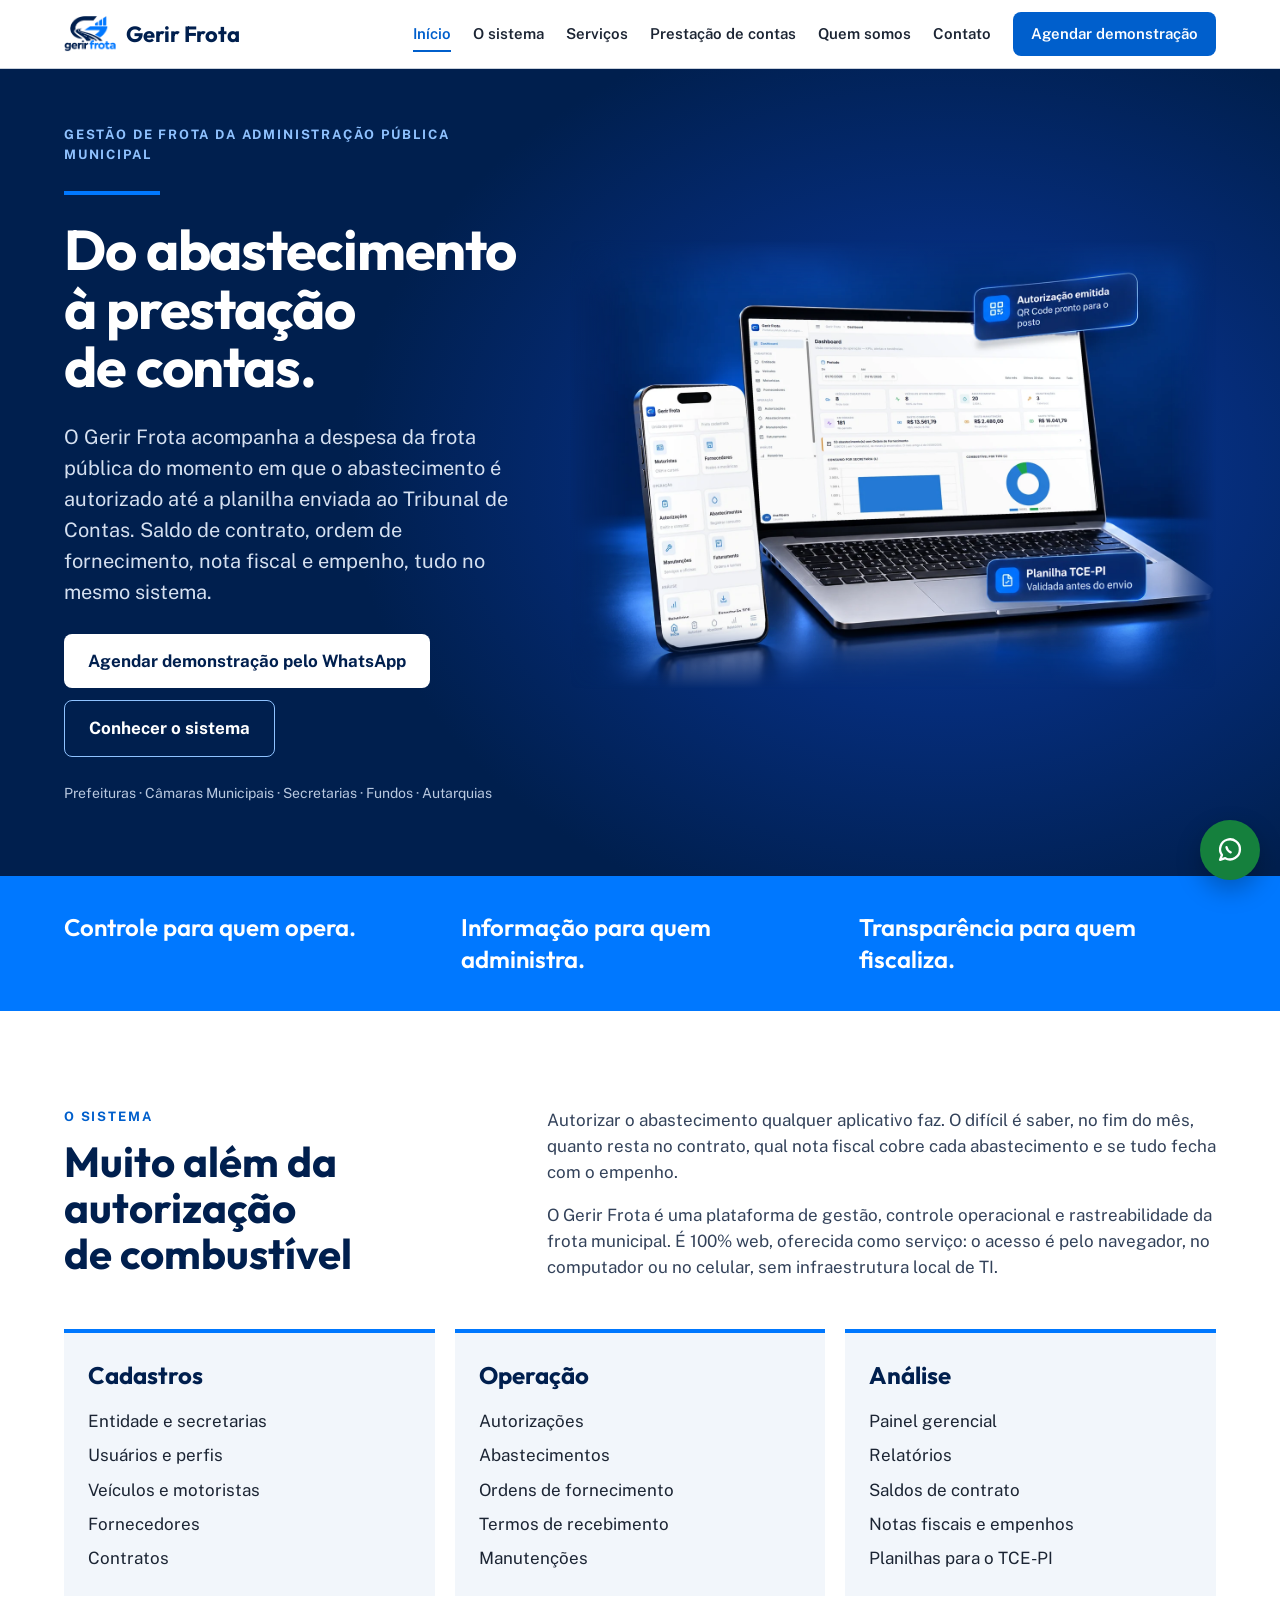
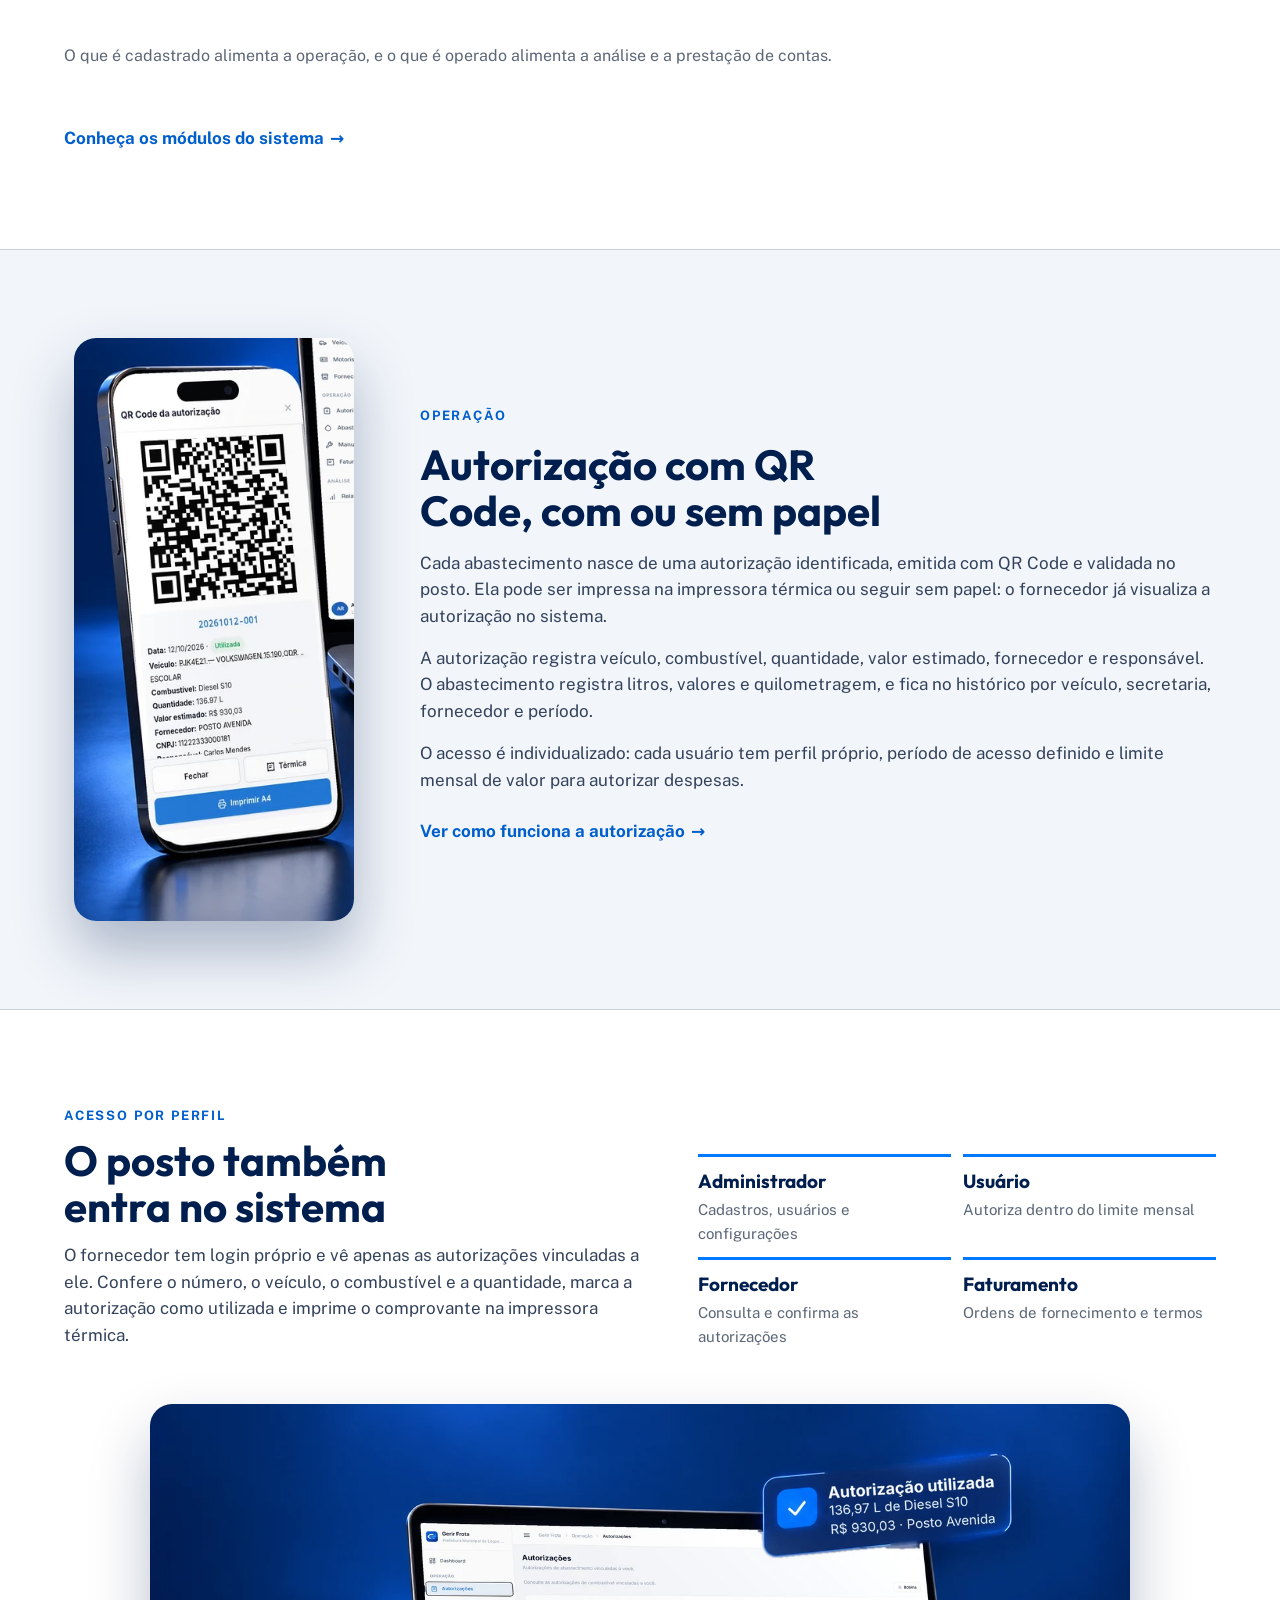
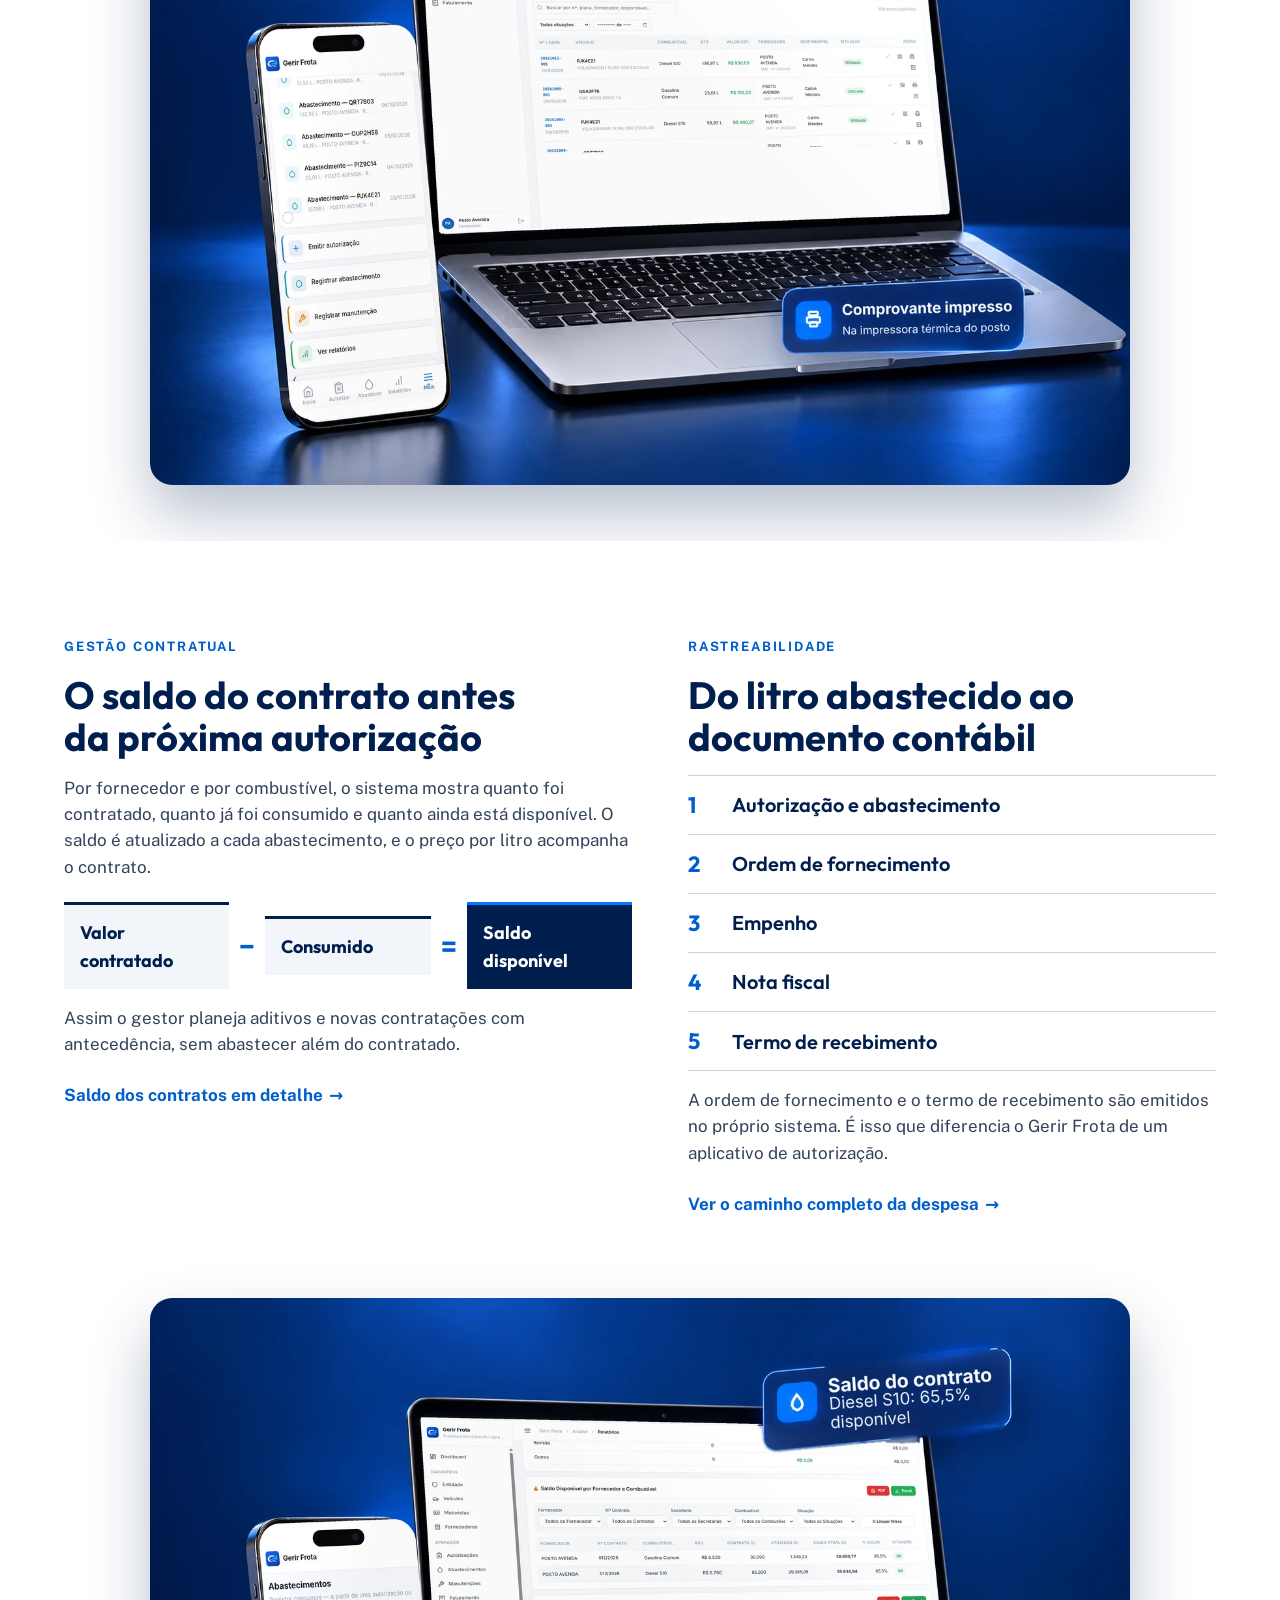
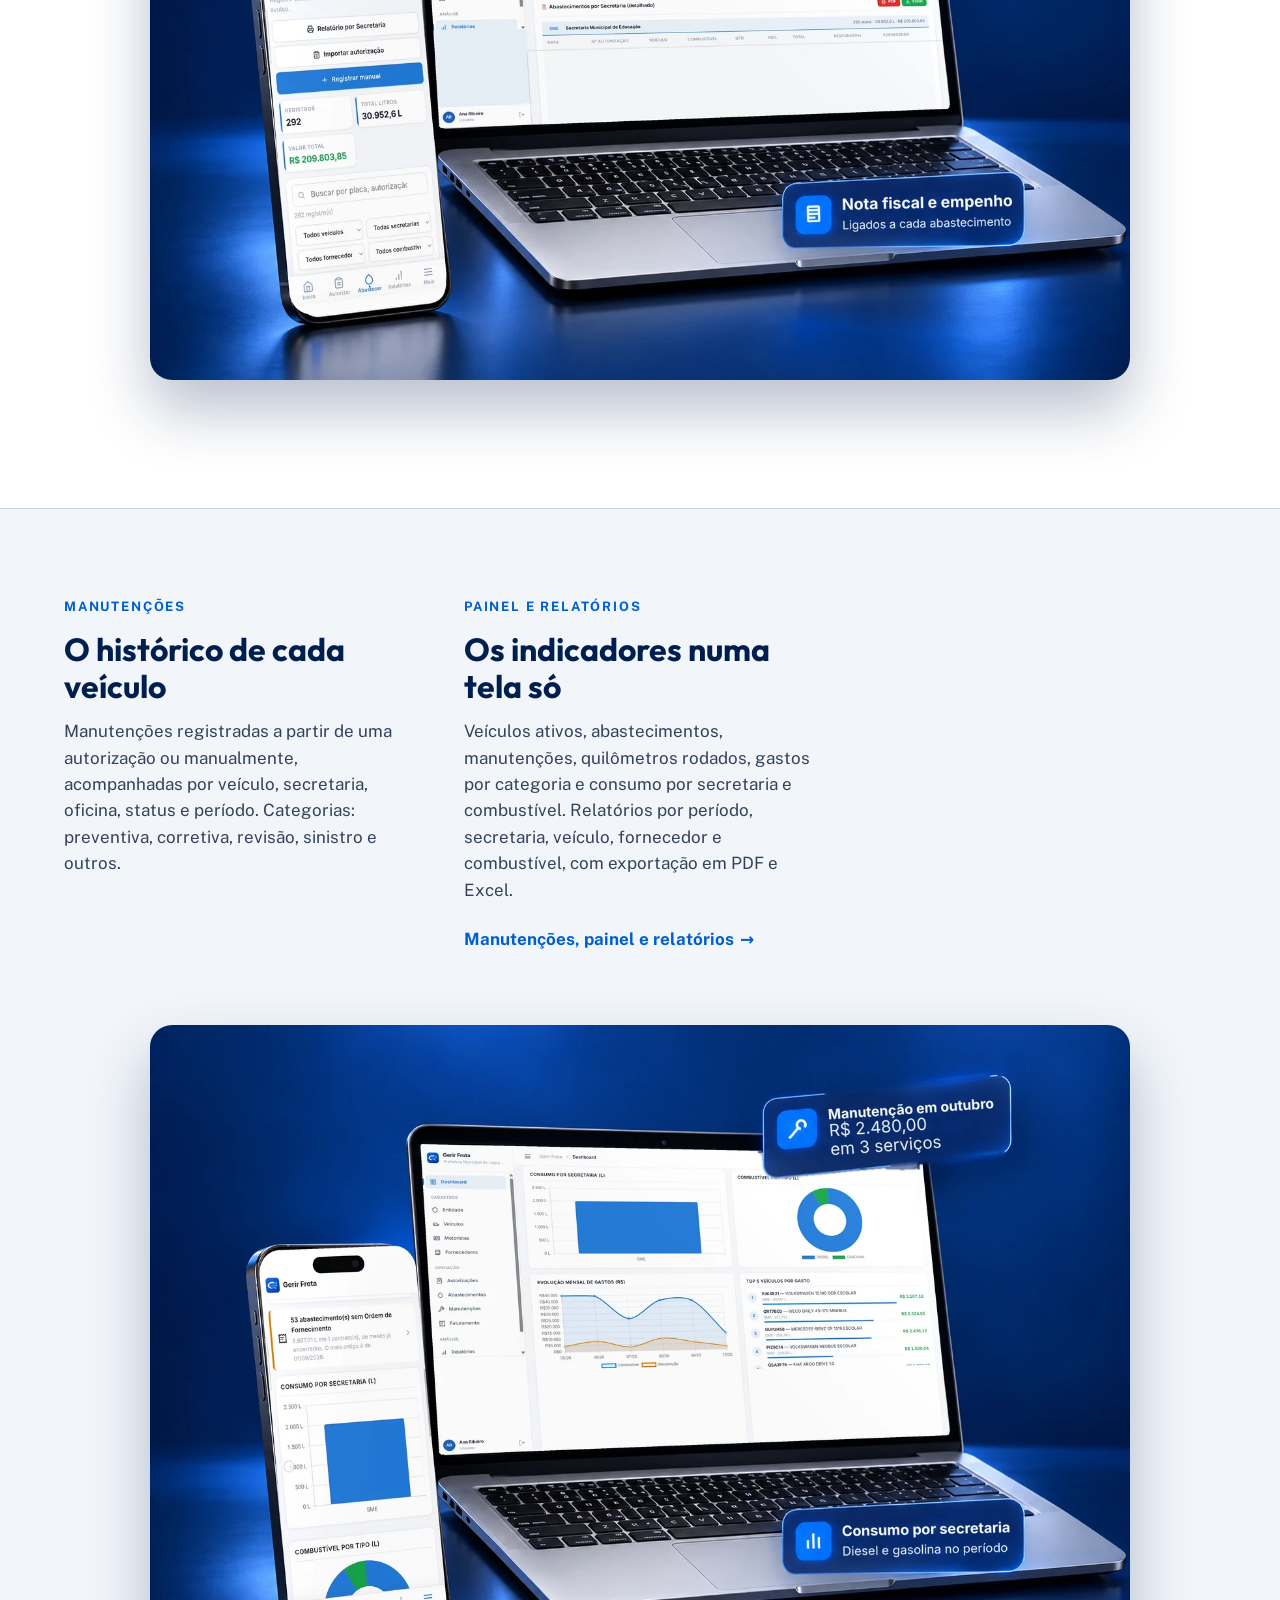
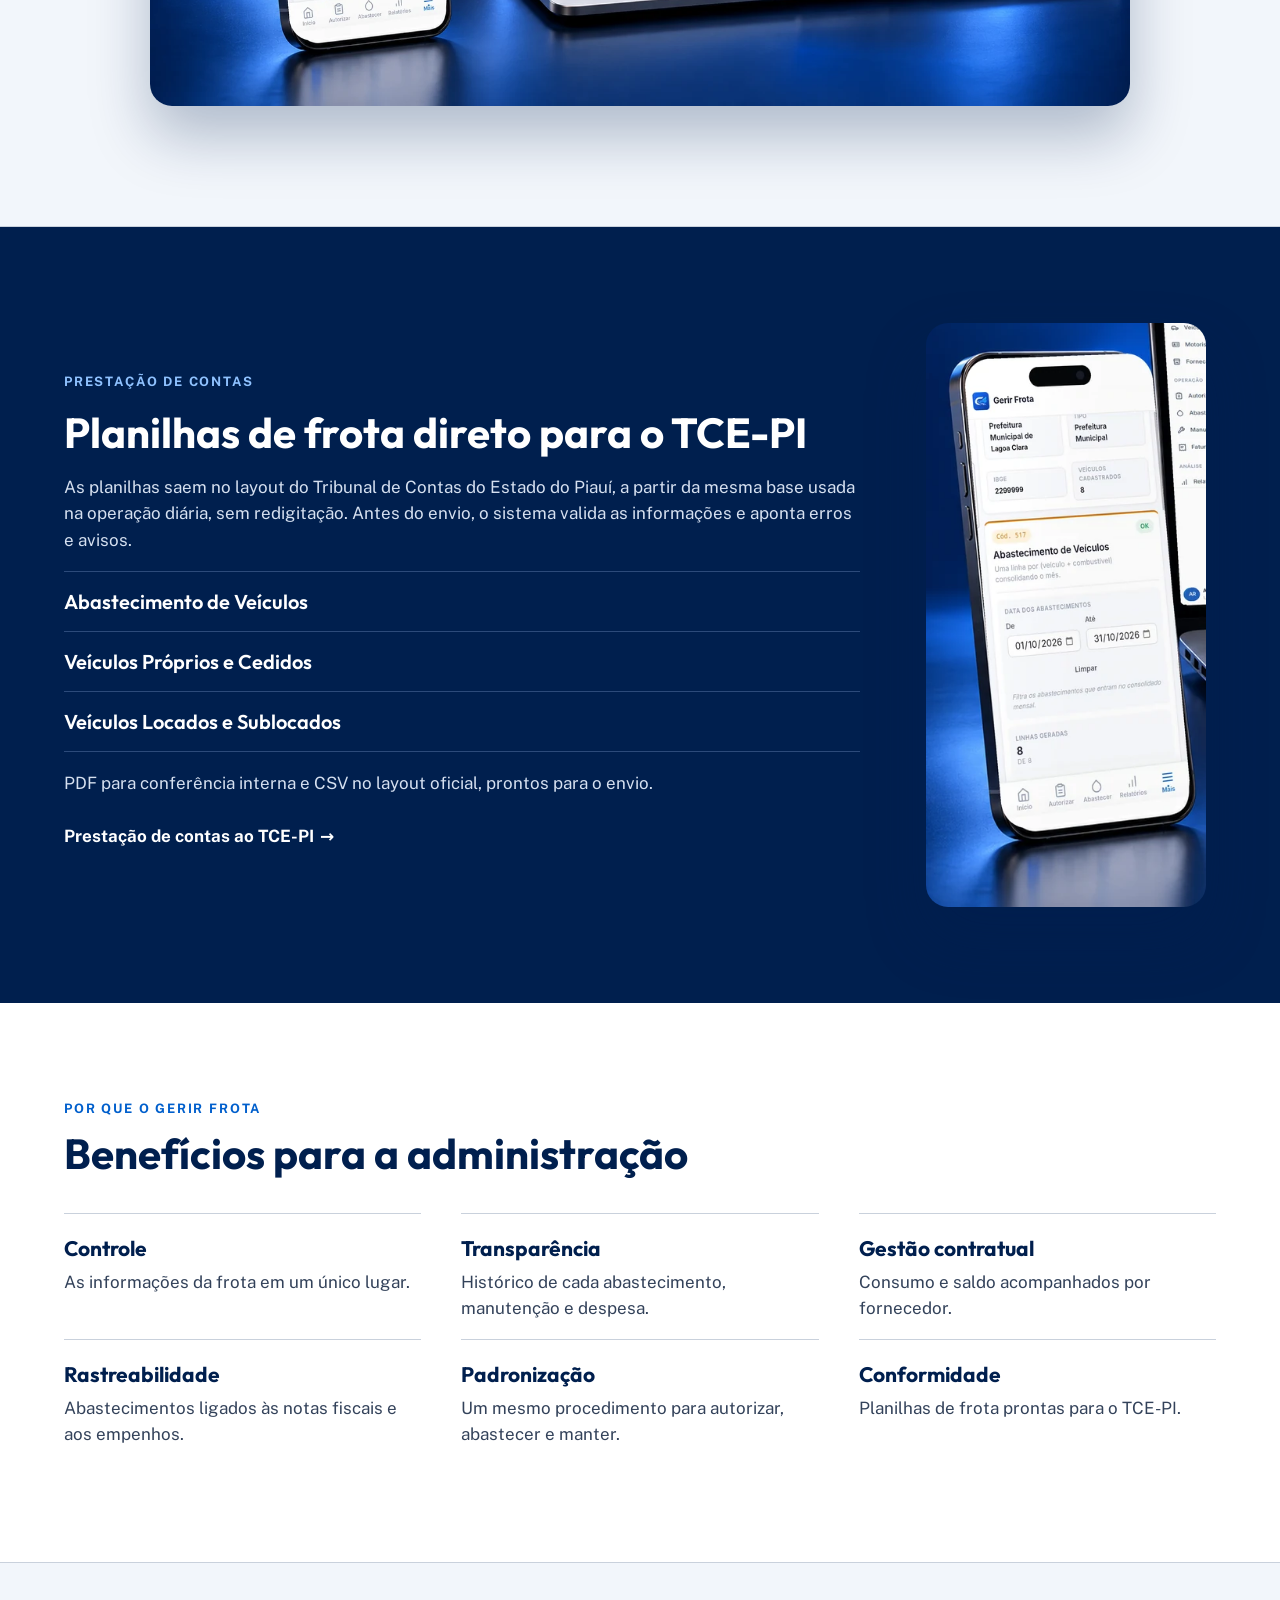
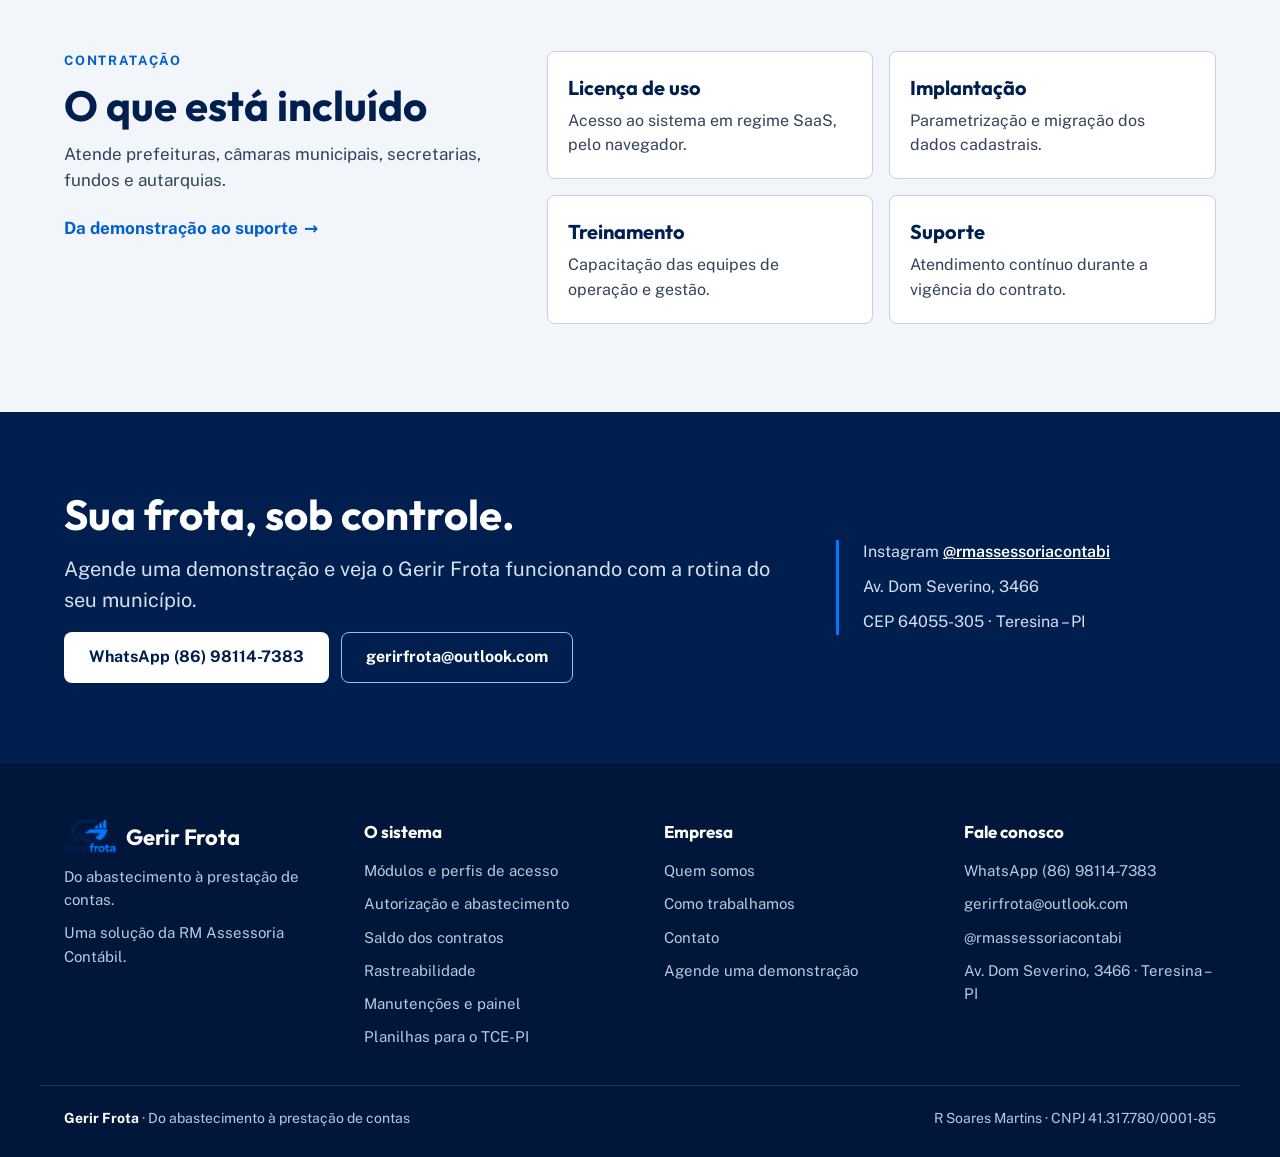
<file: index.html>
<!doctype html>
<html lang="pt-BR">
<head>
<meta charset="utf-8">
<meta name="viewport" content="width=device-width, initial-scale=1">
<title>Gerir Frota – Gestão de frota pública municipal, do abastecimento à prestação de contas</title>
<meta name="description" content="Sistema 100% web de gestão da frota municipal: autorização de abastecimento com QR Code, saldo de contratos, nota fiscal e empenho, manutenções e planilhas para o TCE-PI.">
<meta property="og:type" content="website">
<meta property="og:title" content="Gerir Frota – Gestão de frota pública municipal, do abastecimento à prestação de contas">
<meta property="og:description" content="Sistema 100% web de gestão da frota municipal: autorização de abastecimento com QR Code, saldo de contratos, nota fiscal e empenho, manutenções e planilhas para o TCE-PI.">
<meta property="og:image" content="assets/marca-gerir-frota.jpg">
<meta name="theme-color" content="#001F4E">
<link rel="icon" type="image/png" href="assets/favicon.png">
<link rel="apple-touch-icon" href="assets/apple-touch-icon.png">
<link rel="preconnect" href="https://fonts.googleapis.com">
<link rel="preconnect" href="https://fonts.gstatic.com" crossorigin>
<link rel="stylesheet" href="https://fonts.googleapis.com/css2?family=Outfit:wght@400;600;700;800&amp;family=Public+Sans:wght@400;500;600;700&amp;display=swap">
<link rel="stylesheet" href="css/site.css">
</head>
<body>
<a class="skip" href="#conteudo">Pular para o conteúdo</a>
<header class="site-header">
<div class="wrap bar">
<a class="brand" href="index.html"><img src="assets/logo.png" alt=""><span>Gerir Frota</span></a>
<button class="menu-toggle" type="button" aria-controls="site-nav" aria-expanded="false" aria-label="Abrir menu">
<svg aria-hidden="true" width="24" height="24" viewBox="0 0 24 24" fill="none" stroke="currentColor" stroke-width="2" stroke-linecap="round"><path d="M4 7h16M4 12h16M4 17h16"/></svg>
</button>
<nav class="site-nav" id="site-nav" aria-label="Principal">
<a href="index.html" aria-current="page">Início</a>
<a href="o-sistema.html">O sistema</a>
<a href="servicos.html">Serviços</a>
<a href="prestacao-de-contas.html">Prestação de contas</a>
<a href="quem-somos.html">Quem somos</a>
<a href="contato.html">Contato</a>
<a class="btn-nav" href="https://wa.me/5586981147383?text=Ol%C3%A1!%20Quero%20agendar%20uma%20demonstra%C3%A7%C3%A3o%20do%20Gerir%20Frota.">Agendar demonstração</a>
</nav>
</div>
</header>
<main id="conteudo">
<section id="inicio" style="background: radial-gradient(ellipse 60% 75% at 74% 50%, #0A3D9E 0%, #052C78 40%, #001F4E 78%); color: #FFFFFF; overflow: hidden">
<div style="max-width: 1200px; margin: 0 auto; padding: 56px 24px 72px; display: flex; flex-wrap: wrap; gap: 40px; align-items: center">
<div style="flex: 1 1 420px; min-width: 0; display: flex; flex-direction: column; gap: 26px">
<span style="font-size: 13px; font-weight: 700; letter-spacing: 0.14em; text-transform: uppercase; color: #8FC2FF">Gestão de frota da administração pública municipal</span>
<div style="width: 96px; height: 4px; background: #0078FF"></div>
<h1 style="margin: 0; font-family: 'Outfit', 'Trebuchet MS', sans-serif; font-size: clamp(36px, 9vw, 56px); overflow-wrap: break-word; line-height: 1.04; font-weight: 700; letter-spacing: -0.02em; text-wrap: balance">Do abastecimento à prestação de contas.</h1>
<p style="margin: 0; font-size: 20px; color: #D5E0F0; max-width: 32em">O Gerir Frota acompanha a despesa da frota pública do momento em que o abastecimento é autorizado até a planilha enviada ao Tribunal de Contas. Saldo de contrato, ordem de fornecimento, nota fiscal e empenho, tudo no mesmo sistema.</p>
<div style="display: flex; flex-wrap: wrap; gap: 12px">
<a href="https://wa.me/5586981147383?text=Ol%C3%A1!%20Quero%20agendar%20uma%20demonstra%C3%A7%C3%A3o%20do%20Gerir%20Frota." style="background: #FFFFFF; color: #001F4E; text-decoration: none; font-weight: 700; padding: 14px 24px; border-radius: 8px; min-height: 48px; box-sizing: border-box; display: inline-flex; align-items: center">Agendar demonstração pelo WhatsApp</a>
<a href="#sistema" style="color: #FFFFFF; text-decoration: none; font-weight: 700; padding: 14px 24px; border-radius: 8px; border: 1.5px solid #8FC2FF; min-height: 48px; box-sizing: border-box; display: inline-flex; align-items: center">Conhecer o sistema</a>
</div>
<p style="margin: 0; font-size: 14px; color: #B9C9E0">Prefeituras · Câmaras Municipais · Secretarias · Fundos · Autarquias</p>
</div>
<div style="flex: 1 1 600px; min-width: 0; display: flex; justify-content: center"><img src="assets/sistema-notebook-celular.webp" alt="Notebook aberto com o painel do Gerir Frota e celular à frente com o menu do sistema, com destaque para a autorização com QR Code e a planilha do TCE-PI validada" style="display: block; width: 100%; max-width: 780px; height: auto; -webkit-mask-image: linear-gradient(to bottom, transparent 0%, #000 12%, #000 86%, transparent 100%), linear-gradient(to right, transparent 0%, #000 9%, #000 93%, transparent 100%); -webkit-mask-composite: source-in; mask-image: linear-gradient(to bottom, transparent 0%, #000 12%, #000 86%, transparent 100%), linear-gradient(to right, transparent 0%, #000 9%, #000 93%, transparent 100%); mask-composite: intersect"></div>
</div>
</section>

<section style="background: #0078FF; color: #FFFFFF">
<div style="max-width: 1200px; margin: 0 auto; padding: 36px 24px; display: grid; grid-template-columns: repeat(auto-fit, minmax(260px, 1fr)); gap: 12px 40px; font-family: 'Outfit', 'Trebuchet MS', sans-serif; font-size: 24px; font-weight: 600; line-height: 1.3">
<span>Controle para quem opera.</span>
<span>Informação para quem administra.</span>
<span>Transparência para quem fiscaliza.</span>
</div>
</section>

<section id="sistema" style="max-width: 1200px; margin: 0 auto; padding: 96px 24px 88px; display: flex; flex-direction: column; gap: 48px">
<div style="display: flex; flex-wrap: wrap; gap: 48px">
<div style="flex: 1 1 360px; min-width: 0; display: flex; flex-direction: column; gap: 12px">
<span style="font-size: 13px; font-weight: 700; letter-spacing: 0.14em; text-transform: uppercase; color: #005FCC">O sistema</span>
<h2 style="margin: 0; font-family: 'Outfit', 'Trebuchet MS', sans-serif; font-size: clamp(28px, 7.5vw, 42px); line-height: 1.1; font-weight: 700; color: #001F4E; text-wrap: balance">Muito além da autorização de combustível</h2>
</div>
<div style="flex: 2 1 520px; min-width: 0; display: flex; flex-direction: column; gap: 16px; color: #33425A">
<p style="margin: 0">Autorizar o abastecimento qualquer aplicativo faz. O difícil é saber, no fim do mês, quanto resta no contrato, qual nota fiscal cobre cada abastecimento e se tudo fecha com o empenho.</p>
<p style="margin: 0">O Gerir Frota é uma plataforma de gestão, controle operacional e rastreabilidade da frota municipal. É 100% web, oferecida como serviço: o acesso é pelo navegador, no computador ou no celular, sem infraestrutura local de TI.</p>
</div>
</div>
<div style="display: grid; grid-template-columns: repeat(auto-fit, minmax(280px, 1fr)); gap: 20px">
<div style="background: #F2F6FB; border-top: 4px solid #0078FF; padding: 24px; display: flex; flex-direction: column; gap: 8px">
<h3 style="margin: 0 0 6px; font-family: 'Outfit', 'Trebuchet MS', sans-serif; font-size: 24px; font-weight: 700; color: #001F4E">Cadastros</h3>
<span>Entidade e secretarias</span><span>Usuários e perfis</span><span>Veículos e motoristas</span><span>Fornecedores</span><span>Contratos</span>
</div>
<div style="background: #F2F6FB; border-top: 4px solid #0078FF; padding: 24px; display: flex; flex-direction: column; gap: 8px">
<h3 style="margin: 0 0 6px; font-family: 'Outfit', 'Trebuchet MS', sans-serif; font-size: 24px; font-weight: 700; color: #001F4E">Operação</h3>
<span>Autorizações</span><span>Abastecimentos</span><span>Ordens de fornecimento</span><span>Termos de recebimento</span><span>Manutenções</span>
</div>
<div style="background: #F2F6FB; border-top: 4px solid #0078FF; padding: 24px; display: flex; flex-direction: column; gap: 8px">
<h3 style="margin: 0 0 6px; font-family: 'Outfit', 'Trebuchet MS', sans-serif; font-size: 24px; font-weight: 700; color: #001F4E">Análise</h3>
<span>Painel gerencial</span><span>Relatórios</span><span>Saldos de contrato</span><span>Notas fiscais e empenhos</span><span>Planilhas para o TCE-PI</span>
</div>
</div>
<p style="margin: 0; color: #5B6676; font-size: 16px">O que é cadastrado alimenta a operação, e o que é operado alimenta a análise e a prestação de contas.</p>
<a class="more" href="o-sistema.html">Conheça os módulos do sistema</a>
</section>

<section style="background: #F2F6FB; border-top: 1px solid #C9D1DC; border-bottom: 1px solid #C9D1DC">
<div style="max-width: 1200px; margin: 0 auto; padding: 88px 24px; display: flex; flex-wrap: wrap; gap: 56px; align-items: center">
<div style="flex: 0 1 300px; min-width: 0; margin: 0 auto; display: flex; justify-content: center">
<img loading="lazy" src="assets/autorizacao-qrcode.webp" alt="Celular com a tela de QR Code da autorização no Gerir Frota, com número, data, veículo, combustível, quantidade, valor estimado e fornecedor" style="display: block; width: 280px; max-width: 100%; height: auto; border-radius: 22px; box-shadow: 0 30px 60px rgba(0, 31, 78, 0.3)">
</div>
<div style="flex: 1 1 460px; min-width: 0; display: flex; flex-direction: column; gap: 16px">
<span style="font-size: 13px; font-weight: 700; letter-spacing: 0.14em; text-transform: uppercase; color: #005FCC">Operação</span>
<h2 style="margin: 0; font-family: 'Outfit', 'Trebuchet MS', sans-serif; font-size: clamp(28px, 7.5vw, 42px); line-height: 1.1; font-weight: 700; color: #001F4E; text-wrap: balance">Autorização com QR Code, com ou sem papel</h2>
<p style="margin: 0; color: #33425A">Cada abastecimento nasce de uma autorização identificada, emitida com QR Code e validada no posto. Ela pode ser impressa na impressora térmica ou seguir sem papel: o fornecedor já visualiza a autorização no sistema.</p>
<p style="margin: 0; color: #33425A">A autorização registra veículo, combustível, quantidade, valor estimado, fornecedor e responsável. O abastecimento registra litros, valores e quilometragem, e fica no histórico por veículo, secretaria, fornecedor e período.</p>
<p style="margin: 0; color: #33425A">O acesso é individualizado: cada usuário tem perfil próprio, período de acesso definido e limite mensal de valor para autorizar despesas.</p>
<a class="more" href="servicos.html#autorizacao">Ver como funciona a autorização</a>
</div>
</div>
</section>

<section id="perfis" style="max-width: 1200px; margin: 0 auto; overflow: hidden; padding: 96px 24px 24px; display: flex; flex-direction: column; gap: 40px"><div style="display: flex; flex-wrap: wrap; gap: 32px 56px; align-items: flex-end"><div style="flex: 1 1 420px; min-width: 0; display: flex; flex-direction: column; gap: 12px"><span style="font-size: 13px; font-weight: 700; letter-spacing: 0.14em; text-transform: uppercase; color: #005FCC">Acesso por perfil</span><h2 style="margin: 0; font-family: 'Outfit', 'Trebuchet MS', sans-serif; font-size: clamp(28px, 7.5vw, 42px); line-height: 1.1; font-weight: 700; color: #001F4E; text-wrap: balance">O posto também entra no sistema</h2><p style="margin: 0; color: #33425A">O fornecedor tem login próprio e vê apenas as autorizações vinculadas a ele. Confere o número, o veículo, o combustível e a quantidade, marca a autorização como utilizada e imprime o comprovante na impressora térmica.</p></div><div style="flex: 1 1 360px; min-width: 0; display: grid; grid-template-columns: repeat(2, minmax(0, 1fr)); gap: 12px"><div style="border-top: 3px solid #0078FF; padding-top: 10px; display: flex; flex-direction: column; gap: 2px"><strong style="font-family: 'Outfit', 'Trebuchet MS', sans-serif; font-size: 19px; color: #001F4E">Administrador</strong><span style="font-size: 15px; color: #5B6676">Cadastros, usuários e configurações</span></div><div style="border-top: 3px solid #0078FF; padding-top: 10px; display: flex; flex-direction: column; gap: 2px"><strong style="font-family: 'Outfit', 'Trebuchet MS', sans-serif; font-size: 19px; color: #001F4E">Usuário</strong><span style="font-size: 15px; color: #5B6676">Autoriza dentro do limite mensal</span></div><div style="border-top: 3px solid #0078FF; padding-top: 10px; display: flex; flex-direction: column; gap: 2px"><strong style="font-family: 'Outfit', 'Trebuchet MS', sans-serif; font-size: 19px; color: #001F4E">Fornecedor</strong><span style="font-size: 15px; color: #5B6676">Consulta e confirma as autorizações</span></div><div style="border-top: 3px solid #0078FF; padding-top: 10px; display: flex; flex-direction: column; gap: 2px"><strong style="font-family: 'Outfit', 'Trebuchet MS', sans-serif; font-size: 19px; color: #001F4E">Faturamento</strong><span style="font-size: 15px; color: #5B6676">Ordens de fornecimento e termos</span></div></div></div><div style="width: 100%; max-width: 980px; margin: 0 auto; padding: 16px 0 32px; box-sizing: border-box"><img loading="lazy" src="assets/tela-fornecedor.webp" alt="Notebook com a tela do fornecedor no Gerir Frota, com as autorizações vinculadas ao posto, e celular com os abastecimentos recentes" style="display: block; width: 100%; height: auto; border-radius: 22px; box-shadow: 0 30px 60px rgba(0, 31, 78, 0.28)"></div></section>

<section id="rastreabilidade" style="max-width: 1200px; margin: 0 auto; overflow: hidden; padding: 96px 24px; display: flex; flex-wrap: wrap; gap: 56px">
<div style="flex: 1 1 460px; min-width: 0; display: flex; flex-direction: column; gap: 16px">
<span style="font-size: 13px; font-weight: 700; letter-spacing: 0.14em; text-transform: uppercase; color: #005FCC">Gestão contratual</span>
<h2 style="margin: 0; font-family: 'Outfit', 'Trebuchet MS', sans-serif; font-size: clamp(27px, 7vw, 38px); line-height: 1.12; font-weight: 700; color: #001F4E; text-wrap: balance">O saldo do contrato antes da próxima autorização</h2>
<p style="margin: 0; color: #33425A">Por fornecedor e por combustível, o sistema mostra quanto foi contratado, quanto já foi consumido e quanto ainda está disponível. O saldo é atualizado a cada abastecimento, e o preço por litro acompanha o contrato.</p>
<div style="display: flex; flex-wrap: wrap; align-items: center; gap: 10px; padding-top: 6px">
<div style="flex: 1 1 120px; background: #F2F6FB; border-top: 3px solid #001F4E; padding: 14px 16px; font-family: 'Outfit', 'Trebuchet MS', sans-serif; font-size: 18px; font-weight: 700; color: #001F4E">Valor contratado</div>
<div style="font-family: 'Outfit', 'Trebuchet MS', sans-serif; font-size: 28px; font-weight: 700; color: #005FCC" aria-hidden="true">−</div>
<div style="flex: 1 1 120px; background: #F2F6FB; border-top: 3px solid #001F4E; padding: 14px 16px; font-family: 'Outfit', 'Trebuchet MS', sans-serif; font-size: 18px; font-weight: 700; color: #001F4E">Consumido</div>
<div style="font-family: 'Outfit', 'Trebuchet MS', sans-serif; font-size: 28px; font-weight: 700; color: #005FCC" aria-hidden="true">=</div>
<div style="flex: 1 1 120px; background: #001F4E; border-top: 3px solid #0078FF; padding: 14px 16px; font-family: 'Outfit', 'Trebuchet MS', sans-serif; font-size: 18px; font-weight: 700; color: #FFFFFF">Saldo disponível</div>
</div>
<p style="margin: 0; color: #33425A">Assim o gestor planeja aditivos e novas contratações com antecedência, sem abastecer além do contratado.</p>
<a class="more" href="servicos.html#contratos">Saldo dos contratos em detalhe</a>
</div>
<div style="flex: 1 1 420px; min-width: 0; display: flex; flex-direction: column; gap: 16px">
<span style="font-size: 13px; font-weight: 700; letter-spacing: 0.14em; text-transform: uppercase; color: #005FCC">Rastreabilidade</span>
<h2 style="margin: 0; font-family: 'Outfit', 'Trebuchet MS', sans-serif; font-size: clamp(27px, 7vw, 38px); line-height: 1.12; font-weight: 700; color: #001F4E; text-wrap: balance">Do litro abastecido ao documento contábil</h2>
<ol style="list-style: none; margin: 0; padding: 0; display: flex; flex-direction: column">
<li style="display: flex; align-items: center; gap: 16px; padding: 12px 0; border-top: 1px solid #C9D1DC"><span style="width: 28px; font-family: 'Outfit', 'Trebuchet MS', sans-serif; font-size: 22px; font-weight: 700; color: #005FCC">1</span><span style="font-family: 'Outfit', 'Trebuchet MS', sans-serif; font-size: 20px; font-weight: 600; color: #001F4E">Autorização e abastecimento</span></li>
<li style="display: flex; align-items: center; gap: 16px; padding: 12px 0; border-top: 1px solid #C9D1DC"><span style="width: 28px; font-family: 'Outfit', 'Trebuchet MS', sans-serif; font-size: 22px; font-weight: 700; color: #005FCC">2</span><span style="font-family: 'Outfit', 'Trebuchet MS', sans-serif; font-size: 20px; font-weight: 600; color: #001F4E">Ordem de fornecimento</span></li>
<li style="display: flex; align-items: center; gap: 16px; padding: 12px 0; border-top: 1px solid #C9D1DC"><span style="width: 28px; font-family: 'Outfit', 'Trebuchet MS', sans-serif; font-size: 22px; font-weight: 700; color: #005FCC">3</span><span style="font-family: 'Outfit', 'Trebuchet MS', sans-serif; font-size: 20px; font-weight: 600; color: #001F4E">Empenho</span></li>
<li style="display: flex; align-items: center; gap: 16px; padding: 12px 0; border-top: 1px solid #C9D1DC"><span style="width: 28px; font-family: 'Outfit', 'Trebuchet MS', sans-serif; font-size: 22px; font-weight: 700; color: #005FCC">4</span><span style="font-family: 'Outfit', 'Trebuchet MS', sans-serif; font-size: 20px; font-weight: 600; color: #001F4E">Nota fiscal</span></li>
<li style="display: flex; align-items: center; gap: 16px; padding: 12px 0; border-top: 1px solid #C9D1DC; border-bottom: 1px solid #C9D1DC"><span style="width: 28px; font-family: 'Outfit', 'Trebuchet MS', sans-serif; font-size: 22px; font-weight: 700; color: #005FCC">5</span><span style="font-family: 'Outfit', 'Trebuchet MS', sans-serif; font-size: 20px; font-weight: 600; color: #001F4E">Termo de recebimento</span></li>
</ol>
<p style="margin: 0; color: #33425A">A ordem de fornecimento e o termo de recebimento são emitidos no próprio sistema. É isso que diferencia o Gerir Frota de um aplicativo de autorização.</p>
<a class="more" href="servicos.html#rastreabilidade">Ver o caminho completo da despesa</a>
</div>
<div style="flex: 1 1 100%; min-width: 0"><div style="width: 100%; max-width: 980px; margin: 0 auto; padding: 16px 0 32px; box-sizing: border-box"><img loading="lazy" src="assets/saldo-contrato.webp" alt="Notebook com o relatório de saldo disponível por fornecedor e combustível e celular com os abastecimentos registrados no Gerir Frota" style="display: block; width: 100%; height: auto; border-radius: 22px; box-shadow: 0 30px 60px rgba(0, 31, 78, 0.28)"></div></div>
</section>

<section style="background: #F2F6FB; border-top: 1px solid #C9D1DC; border-bottom: 1px solid #C9D1DC">
<div style="max-width: 1200px; margin: 0 auto; padding: 88px 24px; display: grid; grid-template-columns: repeat(auto-fit, minmax(320px, 1fr)); gap: 48px">
<div style="display: flex; flex-direction: column; gap: 14px">
<span style="font-size: 13px; font-weight: 700; letter-spacing: 0.14em; text-transform: uppercase; color: #005FCC">Manutenções</span>
<h2 style="margin: 0; font-family: 'Outfit', 'Trebuchet MS', sans-serif; font-size: clamp(25px, 6.5vw, 32px); line-height: 1.15; font-weight: 700; color: #001F4E">O histórico de cada veículo</h2>
<p style="margin: 0; color: #33425A">Manutenções registradas a partir de uma autorização ou manualmente, acompanhadas por veículo, secretaria, oficina, status e período. Categorias: preventiva, corretiva, revisão, sinistro e outros.</p>
</div>
<div style="display: flex; flex-direction: column; gap: 14px">
<span style="font-size: 13px; font-weight: 700; letter-spacing: 0.14em; text-transform: uppercase; color: #005FCC">Painel e relatórios</span>
<h2 style="margin: 0; font-family: 'Outfit', 'Trebuchet MS', sans-serif; font-size: clamp(25px, 6.5vw, 32px); line-height: 1.15; font-weight: 700; color: #001F4E">Os indicadores numa tela só</h2>
<p style="margin: 0; color: #33425A">Veículos ativos, abastecimentos, manutenções, quilômetros rodados, gastos por categoria e consumo por secretaria e combustível. Relatórios por período, secretaria, veículo, fornecedor e combustível, com exportação em PDF e Excel.</p>
<a class="more" href="servicos.html#manutencoes">Manutenções, painel e relatórios</a>
</div>
<div style="grid-column: 1 / -1; min-width: 0"><div style="width: 100%; max-width: 980px; margin: 0 auto; padding: 16px 0 32px; box-sizing: border-box"><img loading="lazy" src="assets/painel-graficos.webp" alt="Notebook com os gráficos do painel do Gerir Frota, incluindo a evolução mensal de combustível e manutenção, e celular com o consumo por secretaria" style="display: block; width: 100%; height: auto; border-radius: 22px; box-shadow: 0 30px 60px rgba(0, 31, 78, 0.28)"></div></div>
</div>
</section>

<section id="tce" style="background: #001F4E; color: #FFFFFF">
<div style="max-width: 1200px; margin: 0 auto; padding: 96px 24px; display: flex; flex-wrap: wrap; gap: 56px; align-items: center">
<div style="flex: 1 1 460px; min-width: 0; display: flex; flex-direction: column; gap: 18px">
<span style="font-size: 13px; font-weight: 700; letter-spacing: 0.14em; text-transform: uppercase; color: #8FC2FF">Prestação de contas</span>
<h2 style="margin: 0; font-family: 'Outfit', 'Trebuchet MS', sans-serif; font-size: clamp(28px, 7.5vw, 42px); line-height: 1.1; font-weight: 700; text-wrap: balance">Planilhas de frota direto para o TCE-PI</h2>
<p style="margin: 0; color: #D5E0F0">As planilhas saem no layout do Tribunal de Contas do Estado do Piauí, a partir da mesma base usada na operação diária, sem redigitação. Antes do envio, o sistema valida as informações e aponta erros e avisos.</p>
<div style="display: flex; flex-direction: column; border-top: 1px solid #2C4A7A">
<div style="padding: 14px 0; border-bottom: 1px solid #2C4A7A; font-family: 'Outfit', 'Trebuchet MS', sans-serif; font-size: 20px; font-weight: 600">Abastecimento de Veículos</div>
<div style="padding: 14px 0; border-bottom: 1px solid #2C4A7A; font-family: 'Outfit', 'Trebuchet MS', sans-serif; font-size: 20px; font-weight: 600">Veículos Próprios e Cedidos</div>
<div style="padding: 14px 0; border-bottom: 1px solid #2C4A7A; font-family: 'Outfit', 'Trebuchet MS', sans-serif; font-size: 20px; font-weight: 600">Veículos Locados e Sublocados</div>
</div>
<p style="margin: 0; color: #D5E0F0">PDF para conferência interna e CSV no layout oficial, prontos para o envio.</p>
<a class="more" href="prestacao-de-contas.html" style="color:#fff">Prestação de contas ao TCE-PI</a>
</div>
<div style="flex: 0 1 300px; min-width: 0; margin: 0 auto; display: flex; justify-content: center">
<img loading="lazy" src="assets/exportacao-tce.webp" alt="Tela de exportação para o TCE-PI no Gerir Frota, com a entidade, o relatório Abastecimento de Veículos validado e as linhas geradas" style="display: block; width: 280px; max-width: 100%; height: auto; border-radius: 22px; box-shadow: 0 30px 60px rgba(0, 31, 78, 0.3)">
</div>
</div>
</section>

<section style="max-width: 1200px; margin: 0 auto; padding: 96px 24px; display: flex; flex-direction: column; gap: 36px">
<div style="max-width: 720px; display: flex; flex-direction: column; gap: 12px">
<span style="font-size: 13px; font-weight: 700; letter-spacing: 0.14em; text-transform: uppercase; color: #005FCC">Por que o Gerir Frota</span>
<h2 style="margin: 0; font-family: 'Outfit', 'Trebuchet MS', sans-serif; font-size: clamp(28px, 7.5vw, 42px); line-height: 1.1; font-weight: 700; color: #001F4E">Benefícios para a administração</h2>
</div>
<div style="display: grid; grid-template-columns: repeat(auto-fit, minmax(300px, 1fr)); gap: 0 40px">
<div style="padding: 18px 0; border-top: 1px solid #C9D1DC; display: flex; flex-direction: column; gap: 4px"><h3 style="margin: 0; font-family: 'Outfit', 'Trebuchet MS', sans-serif; font-size: 21px; font-weight: 700; color: #001F4E">Controle</h3><span style="color: #33425A">As informações da frota em um único lugar.</span></div>
<div style="padding: 18px 0; border-top: 1px solid #C9D1DC; display: flex; flex-direction: column; gap: 4px"><h3 style="margin: 0; font-family: 'Outfit', 'Trebuchet MS', sans-serif; font-size: 21px; font-weight: 700; color: #001F4E">Transparência</h3><span style="color: #33425A">Histórico de cada abastecimento, manutenção e despesa.</span></div>
<div style="padding: 18px 0; border-top: 1px solid #C9D1DC; display: flex; flex-direction: column; gap: 4px"><h3 style="margin: 0; font-family: 'Outfit', 'Trebuchet MS', sans-serif; font-size: 21px; font-weight: 700; color: #001F4E">Gestão contratual</h3><span style="color: #33425A">Consumo e saldo acompanhados por fornecedor.</span></div>
<div style="padding: 18px 0; border-top: 1px solid #C9D1DC; display: flex; flex-direction: column; gap: 4px"><h3 style="margin: 0; font-family: 'Outfit', 'Trebuchet MS', sans-serif; font-size: 21px; font-weight: 700; color: #001F4E">Rastreabilidade</h3><span style="color: #33425A">Abastecimentos ligados às notas fiscais e aos empenhos.</span></div>
<div style="padding: 18px 0; border-top: 1px solid #C9D1DC; display: flex; flex-direction: column; gap: 4px"><h3 style="margin: 0; font-family: 'Outfit', 'Trebuchet MS', sans-serif; font-size: 21px; font-weight: 700; color: #001F4E">Padronização</h3><span style="color: #33425A">Um mesmo procedimento para autorizar, abastecer e manter.</span></div>
<div style="padding: 18px 0; border-top: 1px solid #C9D1DC; display: flex; flex-direction: column; gap: 4px"><h3 style="margin: 0; font-family: 'Outfit', 'Trebuchet MS', sans-serif; font-size: 21px; font-weight: 700; color: #001F4E">Conformidade</h3><span style="color: #33425A">Planilhas de frota prontas para o TCE-PI.</span></div>
</div>
</section>

<section id="contratacao" style="background: #F2F6FB; border-top: 1px solid #C9D1DC">
<div style="max-width: 1200px; margin: 0 auto; padding: 88px 24px; display: flex; flex-wrap: wrap; gap: 48px">
<div style="flex: 1 1 360px; min-width: 0; display: flex; flex-direction: column; gap: 12px">
<span style="font-size: 13px; font-weight: 700; letter-spacing: 0.14em; text-transform: uppercase; color: #005FCC">Contratação</span>
<h2 style="margin: 0; font-family: 'Outfit', 'Trebuchet MS', sans-serif; font-size: clamp(28px, 7.5vw, 42px); line-height: 1.1; font-weight: 700; color: #001F4E">O que está incluído</h2>
<p style="margin: 0; color: #33425A">Atende prefeituras, câmaras municipais, secretarias, fundos e autarquias.</p>
<a class="more" href="quem-somos.html#como-trabalhamos">Da demonstração ao suporte</a>
</div>
<div style="flex: 2 1 520px; min-width: 0; display: grid; grid-template-columns: repeat(auto-fit, minmax(230px, 1fr)); gap: 16px">
<div style="background: #FFFFFF; border: 1px solid #C9D1DC; border-radius: 8px; padding: 20px; display: flex; flex-direction: column; gap: 6px"><h3 style="margin: 0; font-family: 'Outfit', 'Trebuchet MS', sans-serif; font-size: 20px; font-weight: 700; color: #001F4E">Licença de uso</h3><span style="color: #33425A; font-size: 16px">Acesso ao sistema em regime SaaS, pelo navegador.</span></div>
<div style="background: #FFFFFF; border: 1px solid #C9D1DC; border-radius: 8px; padding: 20px; display: flex; flex-direction: column; gap: 6px"><h3 style="margin: 0; font-family: 'Outfit', 'Trebuchet MS', sans-serif; font-size: 20px; font-weight: 700; color: #001F4E">Implantação</h3><span style="color: #33425A; font-size: 16px">Parametrização e migração dos dados cadastrais.</span></div>
<div style="background: #FFFFFF; border: 1px solid #C9D1DC; border-radius: 8px; padding: 20px; display: flex; flex-direction: column; gap: 6px"><h3 style="margin: 0; font-family: 'Outfit', 'Trebuchet MS', sans-serif; font-size: 20px; font-weight: 700; color: #001F4E">Treinamento</h3><span style="color: #33425A; font-size: 16px">Capacitação das equipes de operação e gestão.</span></div>
<div style="background: #FFFFFF; border: 1px solid #C9D1DC; border-radius: 8px; padding: 20px; display: flex; flex-direction: column; gap: 6px"><h3 style="margin: 0; font-family: 'Outfit', 'Trebuchet MS', sans-serif; font-size: 20px; font-weight: 700; color: #001F4E">Suporte</h3><span style="color: #33425A; font-size: 16px">Atendimento contínuo durante a vigência do contrato.</span></div>
</div>
</div>
</section>

<section class="cta-band" aria-labelledby="cta-titulo">
<div class="wrap inner">
<div class="stack" style="flex:1 1 440px;min-width:0">
<h2 class="h2" id="cta-titulo" style="color:#fff">Sua frota, sob controle.</h2>
<p class="lead" style="color:#D5E0F0">Agende uma demonstração e veja o Gerir Frota funcionando com a rotina do seu município.</p>
<div class="btns">
<a class="btn btn-light" href="https://wa.me/5586981147383?text=Ol%C3%A1!%20Quero%20agendar%20uma%20demonstra%C3%A7%C3%A3o%20do%20Gerir%20Frota.">WhatsApp (86) 98114-7383</a>
<a class="btn btn-ghost-dark" href="mailto:gerirfrota@outlook.com">gerirfrota@outlook.com</a>
</div>
</div>
<div class="contact">
<span>Instagram <a href="https://www.instagram.com/rmassessoriacontabi/">@rmassessoriacontabi</a></span>
<span>Av. Dom Severino, 3466</span>
<span>CEP 64055-305 · Teresina – PI</span>
</div>
</div>
</section>
</main>
<footer class="site-footer">
<div class="wrap cols">
<div>
<a class="brand" href="index.html" style="color:#fff"><img src="assets/logo.png" alt=""><span>Gerir Frota</span></a>
<p>Do abastecimento à prestação de contas.</p>
<p>Uma solução da RM Assessoria Contábil.</p>
</div>
<div>
<h2>O sistema</h2>
<a href="o-sistema.html">Módulos e perfis de acesso</a>
<a href="servicos.html#autorizacao">Autorização e abastecimento</a>
<a href="servicos.html#contratos">Saldo dos contratos</a>
<a href="servicos.html#rastreabilidade">Rastreabilidade</a>
<a href="servicos.html#manutencoes">Manutenções e painel</a>
<a href="prestacao-de-contas.html">Planilhas para o TCE-PI</a>
</div>
<div>
<h2>Empresa</h2>
<a href="quem-somos.html">Quem somos</a>
<a href="quem-somos.html#como-trabalhamos">Como trabalhamos</a>
<a href="contato.html">Contato</a>
<a href="demonstracao/">Agende uma demonstração</a>
</div>
<div>
<h2>Fale conosco</h2>
<a href="https://wa.me/5586981147383?text=Ol%C3%A1!%20Quero%20agendar%20uma%20demonstra%C3%A7%C3%A3o%20do%20Gerir%20Frota.">WhatsApp (86) 98114-7383</a>
<a href="mailto:gerirfrota@outlook.com">gerirfrota@outlook.com</a>
<a href="https://www.instagram.com/rmassessoriacontabi/">@rmassessoriacontabi</a>
<span>Av. Dom Severino, 3466 · Teresina – PI</span>
</div>
</div>
<div class="wrap legal">
<span><strong style="color:#fff">Gerir Frota</strong> · Do abastecimento à prestação de contas</span>
<span>R Soares Martins · CNPJ 41.317.780/0001-85</span>
</div>
</footer>
<a class="wa-float" href="https://wa.me/5586981147383?text=Ol%C3%A1!%20Quero%20agendar%20uma%20demonstra%C3%A7%C3%A3o%20do%20Gerir%20Frota." aria-label="Falar no WhatsApp">
<svg aria-hidden="true" width="28" height="28" viewBox="0 0 24 24" fill="none" stroke="currentColor" stroke-width="2" stroke-linecap="round" stroke-linejoin="round"><path d="M20.5 11.6a8.5 8.5 0 0 1-12.6 7.4L3.5 20.5l1.6-4.2A8.5 8.5 0 1 1 20.5 11.6z"/><path d="M9 9.5c.3 1.8 1.7 3.6 3.6 4.5"/></svg>
</a>
<script src="js/site.js"></script>
</body>
</html>
</file>
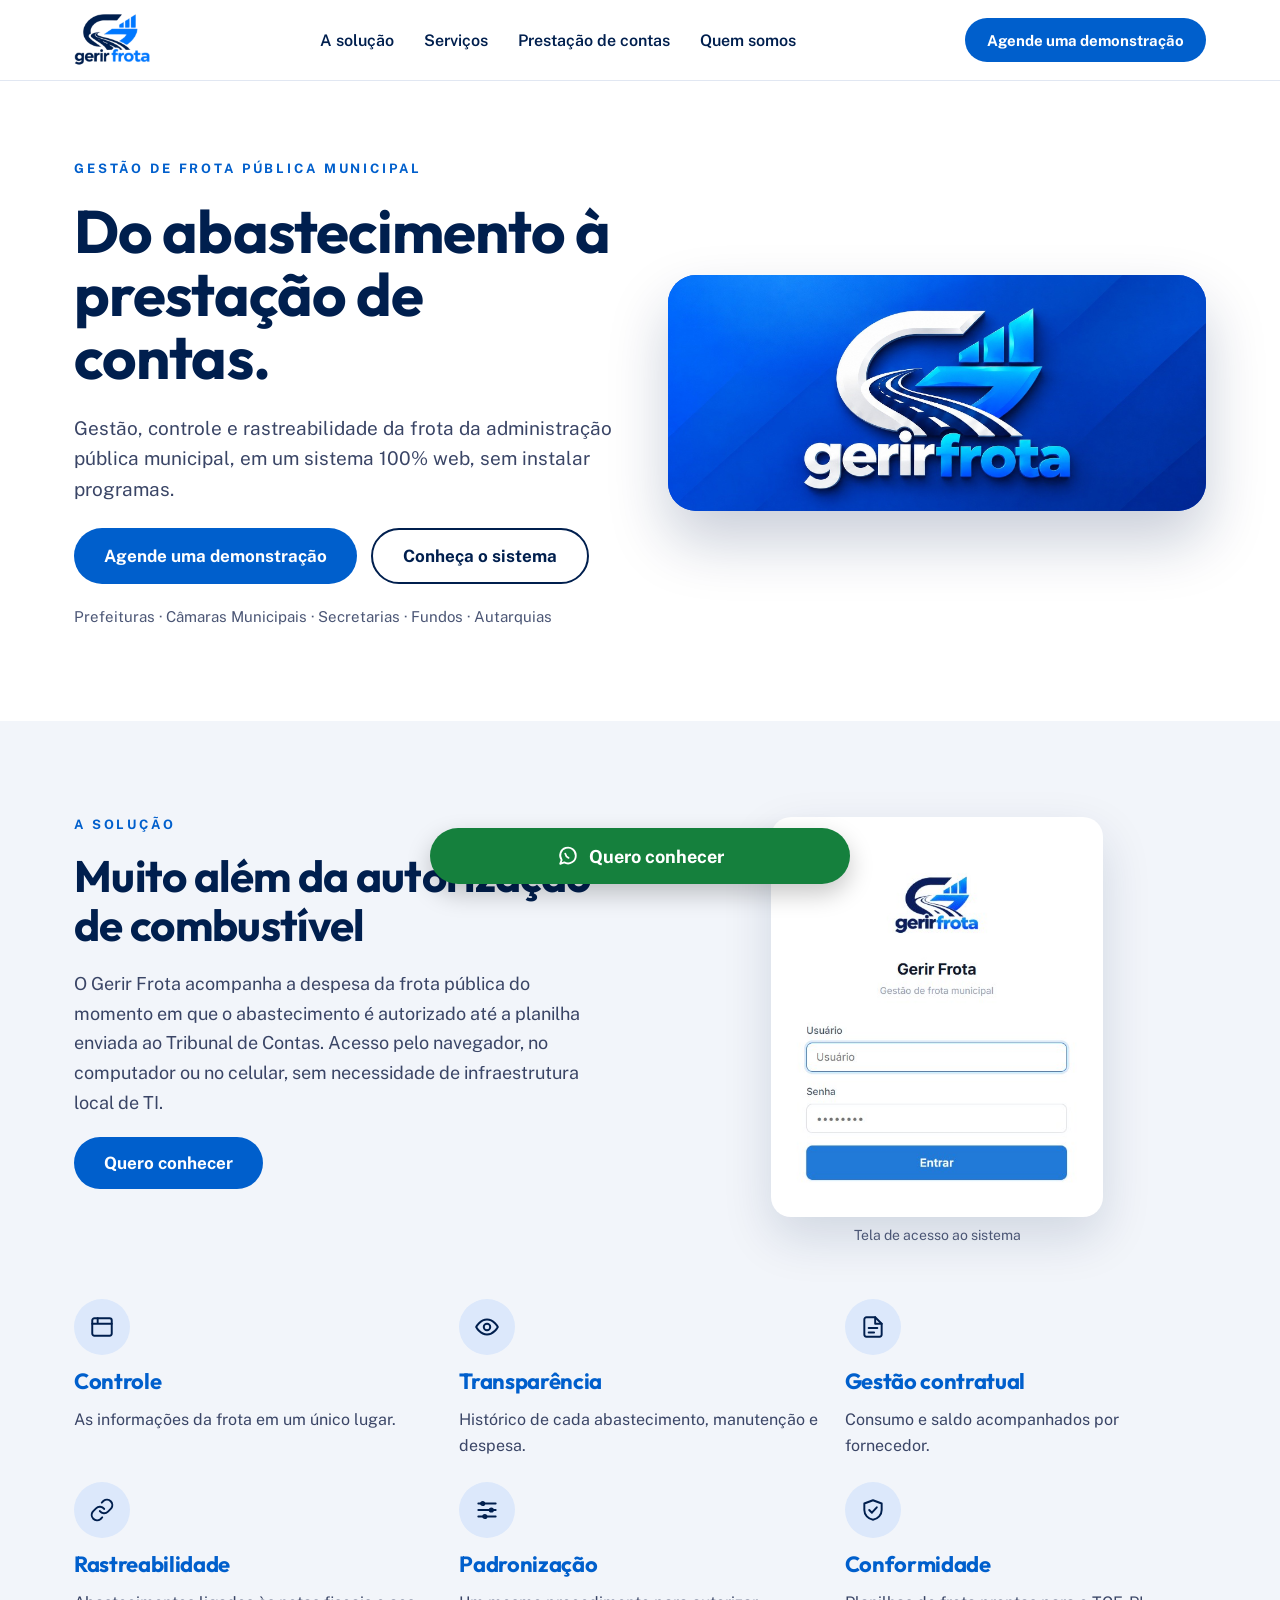
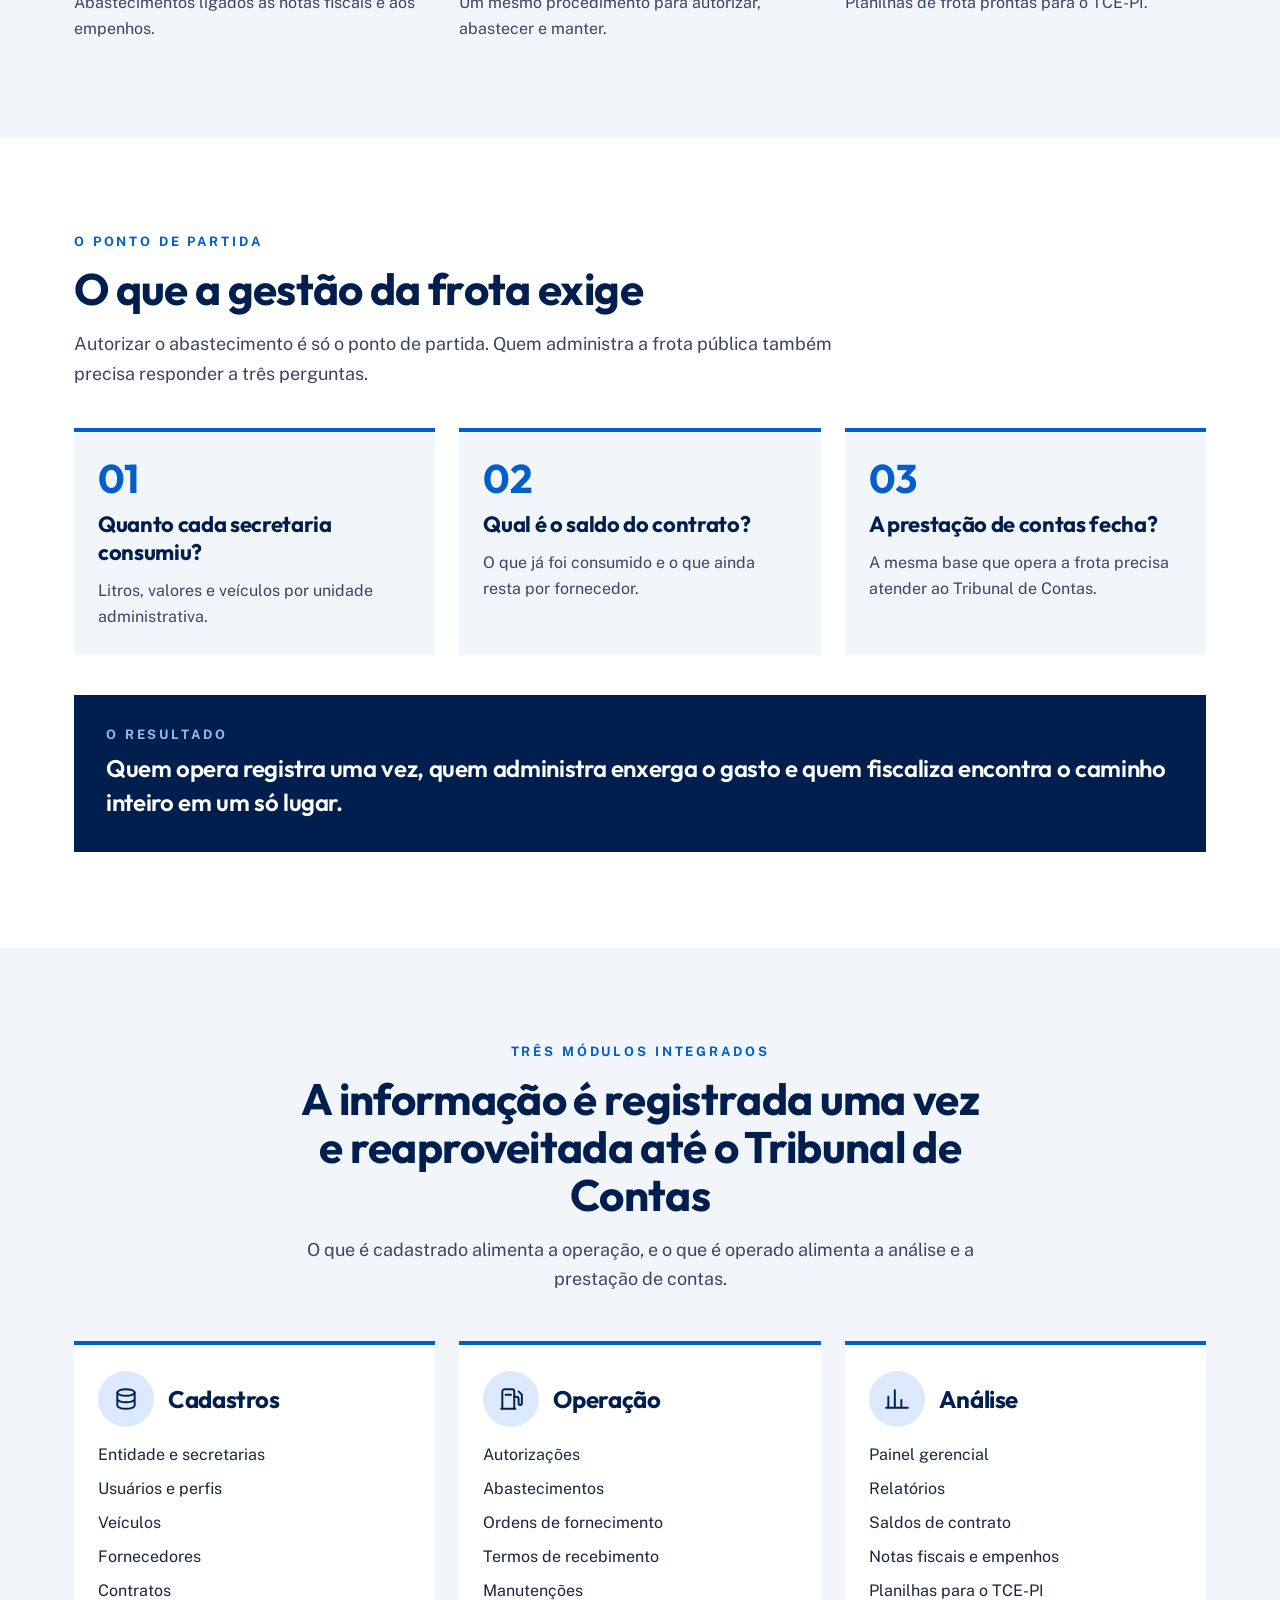
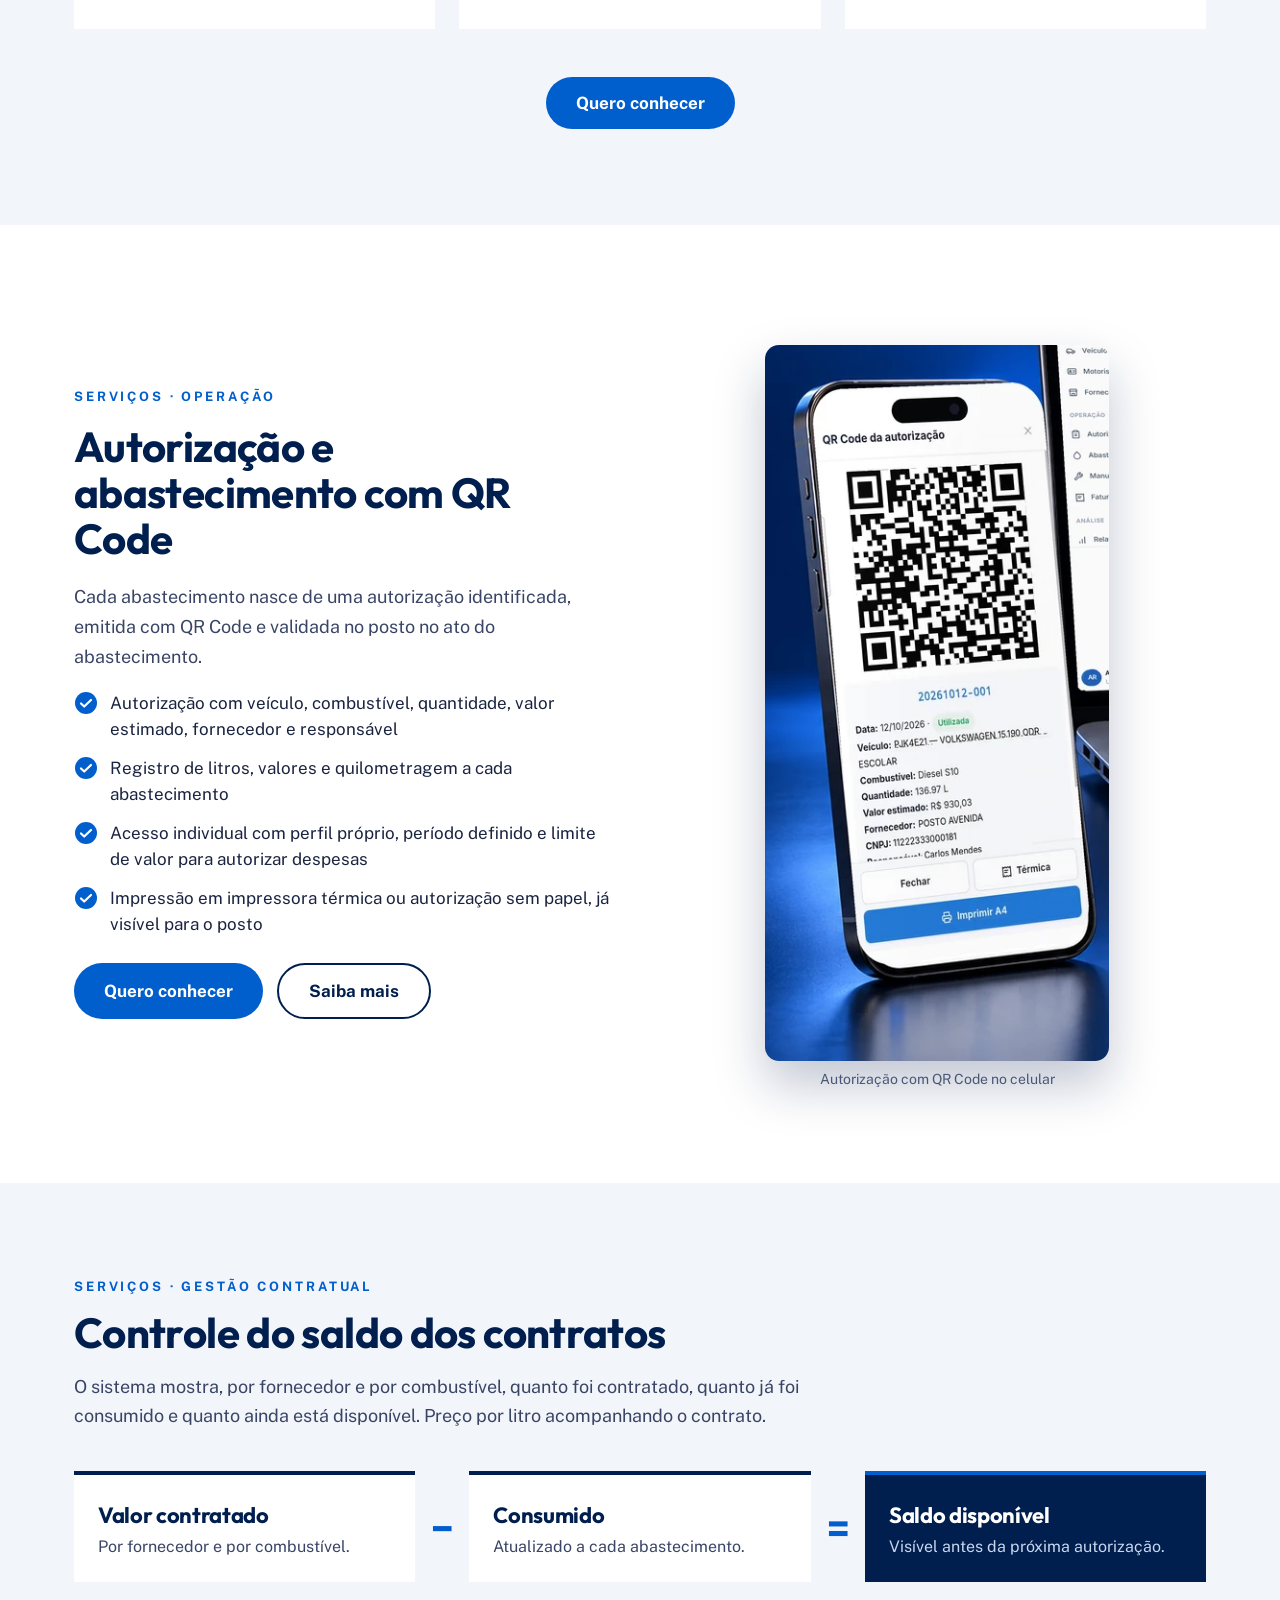
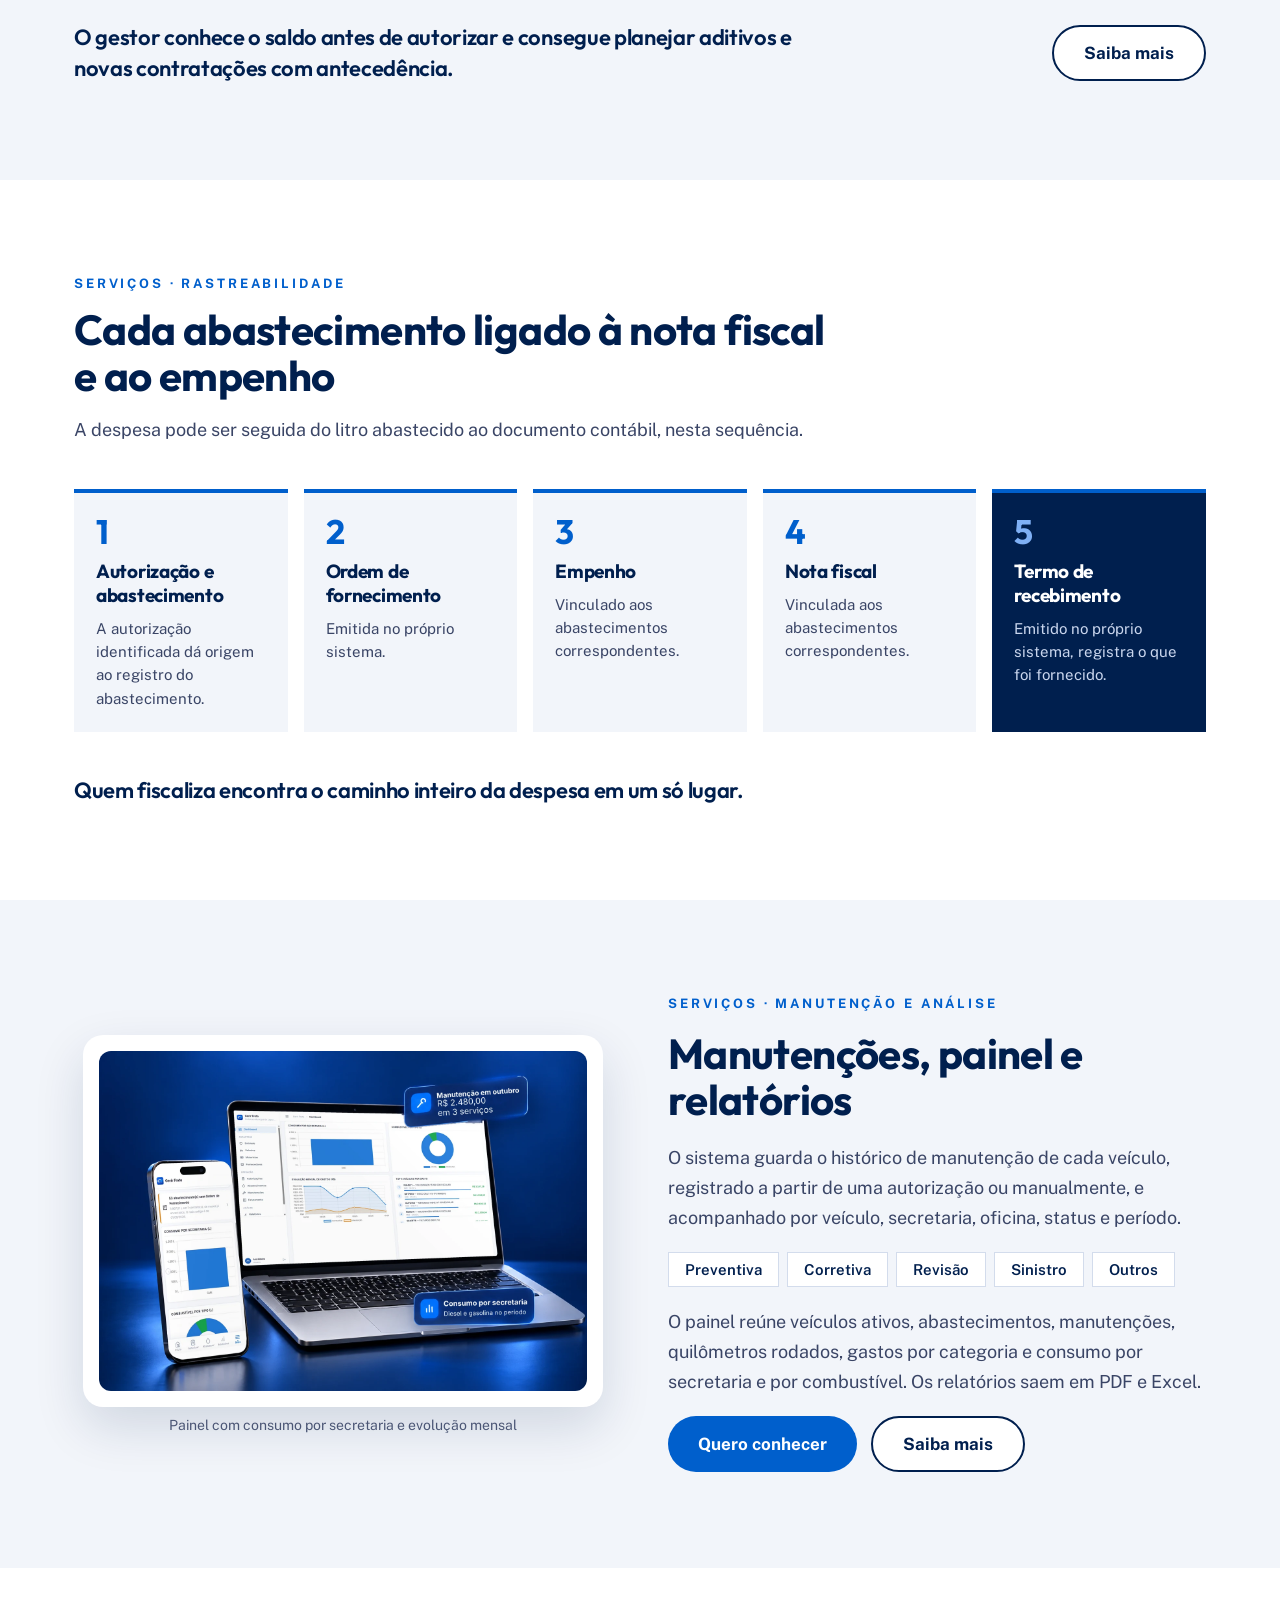
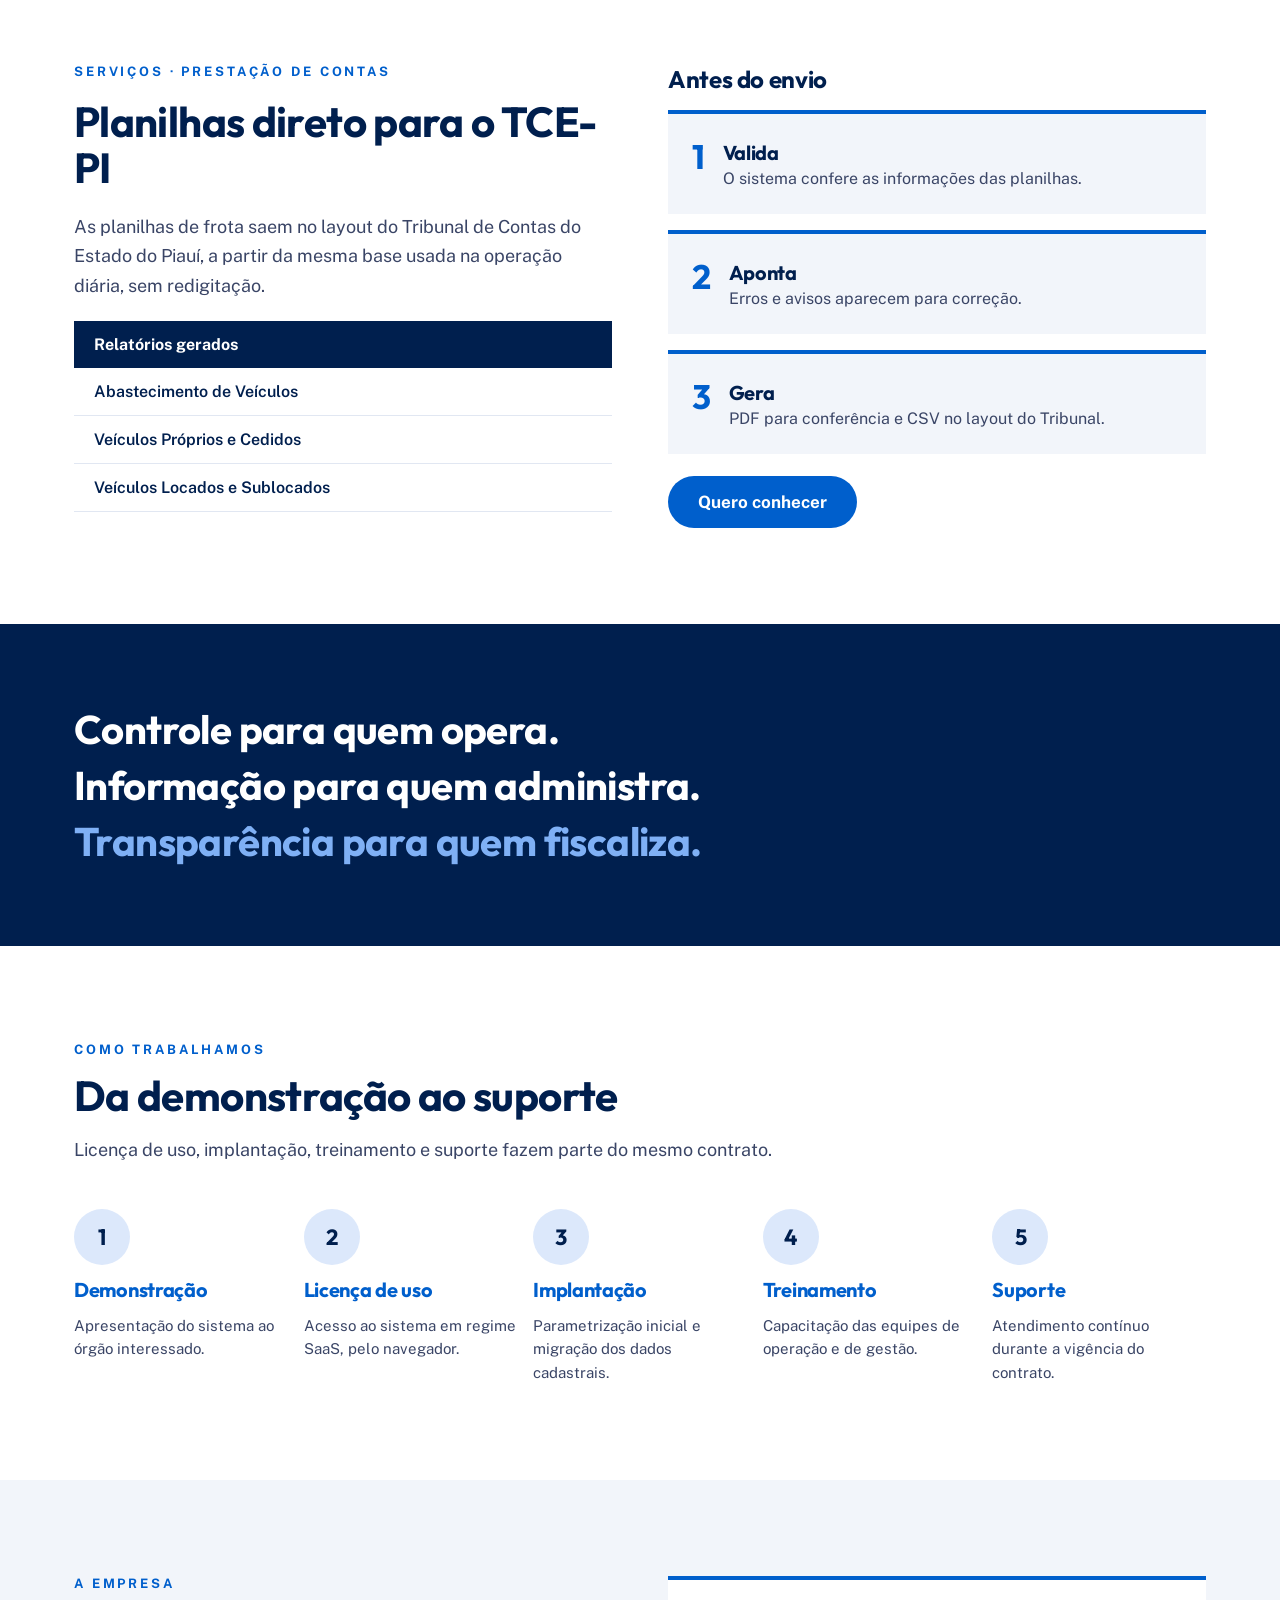
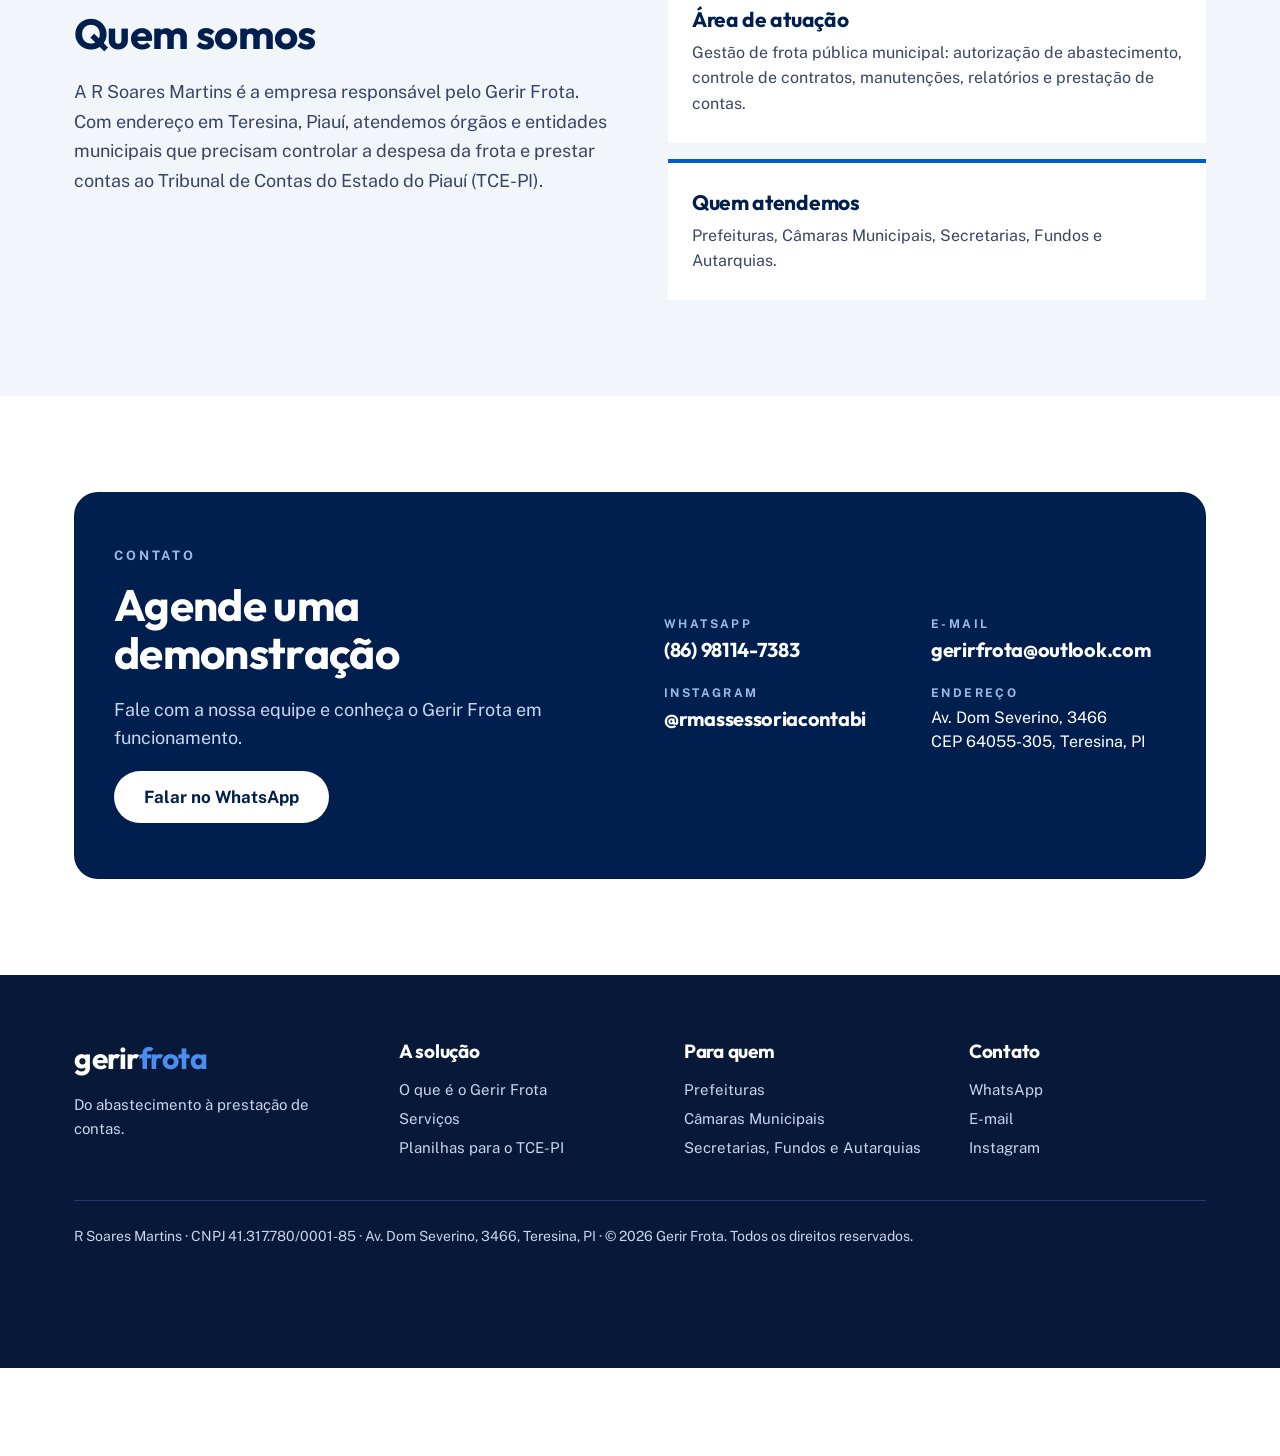
<file: demonstracao/index.html>
<!doctype html>
<html lang="pt-BR">
<head>
<meta charset="utf-8">
<meta name="viewport" content="width=device-width, initial-scale=1">
<title>Agende uma demonstração – Gerir Frota</title>
<meta name="description" content="Gerir Frota: do abastecimento à prestação de contas. Agende uma demonstração do sistema de gestão da frota municipal.">
<meta property="og:title" content="Gerir Frota – Agende uma demonstração">
<meta property="og:image" content="../assets/marca-gerir-frota.jpg">
<meta name="theme-color" content="#001F4E">
<link rel="icon" type="image/png" href="../assets/favicon.png">
<link rel="preconnect" href="https://fonts.googleapis.com">
<link rel="stylesheet" href="https://fonts.googleapis.com/css2?family=Outfit:wght@500;600;700&amp;family=Public+Sans:wght@400;500;600;700&amp;display=swap">
<style>
body{margin:0;background:#ffffff}
a{color:#005FCC}a:hover{color:#001F4E}
.wrap{max-width:1180px;margin:0 auto;padding:0 24px;box-sizing:border-box}
.hd{font-family:'Outfit',system-ui,sans-serif;font-weight:700;letter-spacing:-0.015em}
.eyb{font-size:13px;font-weight:700;letter-spacing:0.22em;text-transform:uppercase;color:#005FCC}
.row{display:flex;flex-wrap:wrap;gap:56px;align-items:center}
.col{flex:1 1 420px;min-width:0}
.grid3{display:grid;grid-template-columns:repeat(3,minmax(0,1fr));gap:24px}
.grid5{display:grid;grid-template-columns:repeat(5,minmax(0,1fr));gap:16px}
.btn-p{display:inline-flex;align-items:center;justify-content:center;min-height:52px;padding:0 30px;border-radius:999px;background:#005FCC;color:#fff;font-weight:700;font-size:17px;text-decoration:none}
.btn-p:hover{background:#001F4E;color:#fff}
.btn-o{display:inline-flex;align-items:center;justify-content:center;min-height:52px;padding:0 30px;border-radius:999px;background:#fff;color:#001F4E;font-weight:700;font-size:17px;text-decoration:none;border:2px solid #001F4E}
.btn-o:hover{background:#EEF3FB;color:#001F4E}
.btn-w{display:inline-flex;align-items:center;justify-content:center;min-height:52px;padding:0 30px;border-radius:999px;background:#fff;color:#001F4E;font-weight:700;font-size:17px;text-decoration:none}
.btn-w:hover{background:#DCE8FB;color:#001F4E}
.ico{width:56px;height:56px;border-radius:50%;background:#DCE8FB;color:#001F4E;display:flex;align-items:center;justify-content:center;flex:none}
.ico svg{width:26px;height:26px}
.card{background:#F2F5FA;border-top:4px solid #005FCC;padding:26px 24px;box-sizing:border-box}
.nav a{color:#001F4E;text-decoration:none;font-weight:600}
.nav a:hover{color:#005FCC}
.foot a{color:#C9D6EE;text-decoration:none}
.foot a:hover{color:#ffffff}
.chk{list-style:none;margin:0;padding:0;display:flex;flex-direction:column;gap:14px;font-size:17px;line-height:1.5}
.chk li{display:flex;gap:12px;align-items:flex-start}
@media (max-width:900px){
.grid3{grid-template-columns:minmax(0,1fr)}
.grid5{grid-template-columns:minmax(0,1fr)}
.nav{display:none !important}
.h1{font-size:42px !important}
.h2{font-size:32px !important}
.sec{padding-top:64px !important;padding-bottom:64px !important}
.hidem{display:none !important}
}

body{padding-bottom:88px}
</style>
</head>
<body>

<div style="font-family:'Public Sans',system-ui,sans-serif;color:#1A2440;background:#ffffff;position:relative">

<!-- CABEÇALHO -->
<header style="position:sticky;top:0;z-index:10;background:#ffffff;border-bottom:1px solid #E1E7F2">
<div class="wrap" style="display:flex;align-items:center;justify-content:space-between;gap:24px;height:80px">
<a href="../index.html" aria-label="Gerir Frota, ir para o site" style="display:flex;align-items:center">
<img src="../assets/logo-completo.png" alt="Gerir Frota" style="height:52px;width:auto;display:block">
</a>
<nav class="nav" aria-label="Principal" style="display:flex;gap:30px;font-size:16px">
<a href="#solucao">A solução</a>
<a href="#servicos">Serviços</a>
<a href="#tce">Prestação de contas</a>
<a href="#empresa">Quem somos</a>
</nav>
<div style="display:flex;align-items:center;gap:8px">
<a class="btn-p hidem" href="#contato" style="min-height:44px;padding:0 22px;font-size:15px">Agende uma demonstração</a>
</div>
</div>
</header>

<!-- HERO -->
<section id="topo" class="sec" style="padding:80px 0 96px;background:#ffffff">
<div class="wrap row">
<div class="col" style="display:flex;flex-direction:column;gap:24px">
<span class="eyb">Gestão de frota pública municipal</span>
<h1 class="hd h1" style="margin:0;font-size:60px;line-height:1.05;color:#001F4E">Do abastecimento à prestação de contas.</h1>
<p style="margin:0;font-size:19px;line-height:1.6;color:#3A4566;max-width:540px">Gestão, controle e rastreabilidade da frota da administração pública municipal, em um sistema 100% web, sem instalar programas.</p>
<div style="display:flex;flex-wrap:wrap;gap:14px">
<a class="btn-p" href="#contato">Agende uma demonstração</a>
<a class="btn-o" href="#solucao">Conheça o sistema</a>
</div>
<p style="margin:0;font-size:15px;color:#4B5675">Prefeituras · Câmaras Municipais · Secretarias · Fundos · Autarquias</p>
</div>
<div class="col">
<div style="border-radius:28px;overflow:hidden;background:#0B4FD8;box-shadow:0 30px 60px rgba(10,33,80,0.22)">
<img src="../assets/marca-gerir-frota.jpg" alt="Marca Gerir Frota" style="display:block;width:100%;height:auto">
</div>
</div>
</div>
</section>

<!-- MUITO ALÉM -->
<section id="solucao" class="sec" style="padding:96px 0;background:#F2F5FA">
<div class="wrap" style="display:flex;flex-direction:column;gap:56px">
<div class="row" style="align-items:flex-start">
<div class="col" style="display:flex;flex-direction:column;gap:20px">
<span class="eyb">A solução</span>
<h2 class="hd h2" style="margin:0;font-size:44px;line-height:1.1;color:#001F4E">Muito além da autorização de combustível</h2>
<p style="margin:0;font-size:18px;line-height:1.65;color:#3A4566">O Gerir Frota acompanha a despesa da frota pública do momento em que o abastecimento é autorizado até a planilha enviada ao Tribunal de Contas. Acesso pelo navegador, no computador ou no celular, sem necessidade de infraestrutura local de TI.</p>
<div><a class="btn-p" href="#contato">Quero conhecer</a></div>
</div>
<div class="col" style="display:flex;justify-content:center">
<figure style="margin:0;display:flex;flex-direction:column;gap:10px;align-items:center">
<div style="background:#fff;border-radius:20px;padding:16px;box-shadow:0 20px 50px rgba(10,33,80,0.14)">
<img src="../assets/tela-login.jpg" alt="Tela de acesso ao sistema Gerir Frota" style="display:block;width:300px;max-width:100%;height:auto;border-radius:10px">
</div>
<figcaption style="font-size:14px;color:#4B5675">Tela de acesso ao sistema</figcaption>
</figure>
</div>
</div>

<div class="grid3">
<div style="display:flex;flex-direction:column;gap:12px">
<div class="ico"><svg aria-hidden="true" viewBox="0 0 24 24" fill="none" stroke="currentColor" stroke-width="1.8" stroke-linecap="round" stroke-linejoin="round"><rect x="3" y="4" width="18" height="16" rx="2"></rect><path d="M3 9h18M8 4v5"></path></svg></div>
<h3 class="hd" style="margin:0;font-size:22px;color:#005FCC">Controle</h3>
<p style="margin:0;font-size:16px;line-height:1.6;color:#3A4566">As informações da frota em um único lugar.</p>
</div>
<div style="display:flex;flex-direction:column;gap:12px">
<div class="ico"><svg aria-hidden="true" viewBox="0 0 24 24" fill="none" stroke="currentColor" stroke-width="1.8" stroke-linecap="round" stroke-linejoin="round"><path d="M2 12s3.6-7 10-7 10 7 10 7-3.6 7-10 7S2 12 2 12z"></path><circle cx="12" cy="12" r="3"></circle></svg></div>
<h3 class="hd" style="margin:0;font-size:22px;color:#005FCC">Transparência</h3>
<p style="margin:0;font-size:16px;line-height:1.6;color:#3A4566">Histórico de cada abastecimento, manutenção e despesa.</p>
</div>
<div style="display:flex;flex-direction:column;gap:12px">
<div class="ico"><svg aria-hidden="true" viewBox="0 0 24 24" fill="none" stroke="currentColor" stroke-width="1.8" stroke-linecap="round" stroke-linejoin="round"><path d="M14 3H6a2 2 0 0 0-2 2v14a2 2 0 0 0 2 2h12a2 2 0 0 0 2-2V9z"></path><path d="M14 3v6h6M8 13h8M8 17h5"></path></svg></div>
<h3 class="hd" style="margin:0;font-size:22px;color:#005FCC">Gestão contratual</h3>
<p style="margin:0;font-size:16px;line-height:1.6;color:#3A4566">Consumo e saldo acompanhados por fornecedor.</p>
</div>
<div style="display:flex;flex-direction:column;gap:12px">
<div class="ico"><svg aria-hidden="true" viewBox="0 0 24 24" fill="none" stroke="currentColor" stroke-width="1.8" stroke-linecap="round" stroke-linejoin="round"><path d="M10 13a5 5 0 0 0 7.5.5l3-3a5 5 0 0 0-7-7l-1.7 1.7"></path><path d="M14 11a5 5 0 0 0-7.5-.5l-3 3a5 5 0 0 0 7 7l1.7-1.7"></path></svg></div>
<h3 class="hd" style="margin:0;font-size:22px;color:#005FCC">Rastreabilidade</h3>
<p style="margin:0;font-size:16px;line-height:1.6;color:#3A4566">Abastecimentos ligados às notas fiscais e aos empenhos.</p>
</div>
<div style="display:flex;flex-direction:column;gap:12px">
<div class="ico"><svg aria-hidden="true" viewBox="0 0 24 24" fill="none" stroke="currentColor" stroke-width="1.8" stroke-linecap="round" stroke-linejoin="round"><path d="M4 6h16M4 12h16M4 18h16"></path><circle cx="8" cy="6" r="1.5"></circle><circle cx="16" cy="12" r="1.5"></circle><circle cx="10" cy="18" r="1.5"></circle></svg></div>
<h3 class="hd" style="margin:0;font-size:22px;color:#005FCC">Padronização</h3>
<p style="margin:0;font-size:16px;line-height:1.6;color:#3A4566">Um mesmo procedimento para autorizar, abastecer e manter.</p>
</div>
<div style="display:flex;flex-direction:column;gap:12px">
<div class="ico"><svg aria-hidden="true" viewBox="0 0 24 24" fill="none" stroke="currentColor" stroke-width="1.8" stroke-linecap="round" stroke-linejoin="round"><path d="M12 3l8 3v6c0 4.5-3.4 8.2-8 9-4.6-.8-8-4.5-8-9V6z"></path><path d="M8.5 12l2.5 2.5 4.5-5"></path></svg></div>
<h3 class="hd" style="margin:0;font-size:22px;color:#005FCC">Conformidade</h3>
<p style="margin:0;font-size:16px;line-height:1.6;color:#3A4566">Planilhas de frota prontas para o TCE-PI.</p>
</div>
</div>
</div>
</section>

<!-- O QUE A GESTÃO EXIGE -->
<section class="sec" style="padding:96px 0;background:#ffffff">
<div class="wrap" style="display:flex;flex-direction:column;gap:40px">
<div style="display:flex;flex-direction:column;gap:16px;max-width:760px">
<span class="eyb">O ponto de partida</span>
<h2 class="hd h2" style="margin:0;font-size:44px;line-height:1.1;color:#001F4E">O que a gestão da frota exige</h2>
<p style="margin:0;font-size:18px;line-height:1.65;color:#3A4566">Autorizar o abastecimento é só o ponto de partida. Quem administra a frota pública também precisa responder a três perguntas.</p>
</div>
<div class="grid3">
<div class="card" style="display:flex;flex-direction:column;gap:12px">
<span class="hd" style="font-size:40px;color:#005FCC;line-height:1">01</span>
<h3 class="hd" style="margin:0;font-size:22px;color:#001F4E">Quanto cada secretaria consumiu?</h3>
<p style="margin:0;font-size:16px;line-height:1.6;color:#3A4566">Litros, valores e veículos por unidade administrativa.</p>
</div>
<div class="card" style="display:flex;flex-direction:column;gap:12px">
<span class="hd" style="font-size:40px;color:#005FCC;line-height:1">02</span>
<h3 class="hd" style="margin:0;font-size:22px;color:#001F4E">Qual é o saldo do contrato?</h3>
<p style="margin:0;font-size:16px;line-height:1.6;color:#3A4566">O que já foi consumido e o que ainda resta por fornecedor.</p>
</div>
<div class="card" style="display:flex;flex-direction:column;gap:12px">
<span class="hd" style="font-size:40px;color:#005FCC;line-height:1">03</span>
<h3 class="hd" style="margin:0;font-size:22px;color:#001F4E">A prestação de contas fecha?</h3>
<p style="margin:0;font-size:16px;line-height:1.6;color:#3A4566">A mesma base que opera a frota precisa atender ao Tribunal de Contas.</p>
</div>
</div>
<div style="background:#001F4E;color:#fff;padding:32px;display:flex;flex-direction:column;gap:10px">
<span style="font-size:13px;font-weight:700;letter-spacing:0.22em;color:#9DB8E8">O RESULTADO</span>
<p class="hd" style="margin:0;font-size:24px;line-height:1.4;font-weight:600">Quem opera registra uma vez, quem administra enxerga o gasto e quem fiscaliza encontra o caminho inteiro em um só lugar.</p>
</div>
</div>
</section>

<!-- TRÊS MÓDULOS -->
<section class="sec" style="padding:96px 0;background:#F2F5FA">
<div class="wrap" style="display:flex;flex-direction:column;gap:48px;align-items:center;text-align:center">
<div style="display:flex;flex-direction:column;gap:16px;max-width:700px;align-items:center">
<span class="eyb">Três módulos integrados</span>
<h2 class="hd h2" style="margin:0;font-size:44px;line-height:1.1;color:#001F4E">A informação é registrada uma vez e reaproveitada até o Tribunal de Contas</h2>
<p style="margin:0;font-size:18px;line-height:1.6;color:#3A4566">O que é cadastrado alimenta a operação, e o que é operado alimenta a análise e a prestação de contas.</p>
</div>
<div class="grid3" style="width:100%;text-align:left">
<div class="card" style="background:#fff;display:flex;flex-direction:column;gap:16px">
<div style="display:flex;align-items:center;gap:14px"><div class="ico"><svg aria-hidden="true" viewBox="0 0 24 24" fill="none" stroke="currentColor" stroke-width="1.8" stroke-linecap="round" stroke-linejoin="round"><ellipse cx="12" cy="6" rx="8" ry="3"></ellipse><path d="M4 6v6c0 1.7 3.6 3 8 3s8-1.3 8-3V6M4 12v6c0 1.7 3.6 3 8 3s8-1.3 8-3v-6"></path></svg></div><h3 class="hd" style="margin:0;font-size:24px;color:#001F4E">Cadastros</h3></div>
<ul class="chk" style="font-size:16px;gap:10px"><li>Entidade e secretarias</li><li>Usuários e perfis</li><li>Veículos</li><li>Fornecedores</li><li>Contratos</li></ul>
</div>
<div class="card" style="background:#fff;display:flex;flex-direction:column;gap:16px">
<div style="display:flex;align-items:center;gap:14px"><div class="ico"><svg aria-hidden="true" viewBox="0 0 24 24" fill="none" stroke="currentColor" stroke-width="1.8" stroke-linecap="round" stroke-linejoin="round"><path d="M4 21V5a2 2 0 0 1 2-2h7a2 2 0 0 1 2 2v16"></path><path d="M3 21h13M7 8h5"></path><path d="M15 10h2a2 2 0 0 1 2 2v4a1.5 1.5 0 0 0 3 0V8l-3-3"></path></svg></div><h3 class="hd" style="margin:0;font-size:24px;color:#001F4E">Operação</h3></div>
<ul class="chk" style="font-size:16px;gap:10px"><li>Autorizações</li><li>Abastecimentos</li><li>Ordens de fornecimento</li><li>Termos de recebimento</li><li>Manutenções</li></ul>
</div>
<div class="card" style="background:#fff;display:flex;flex-direction:column;gap:16px">
<div style="display:flex;align-items:center;gap:14px"><div class="ico"><svg aria-hidden="true" viewBox="0 0 24 24" fill="none" stroke="currentColor" stroke-width="1.8" stroke-linecap="round" stroke-linejoin="round"><path d="M4 20V10M10 20V4M16 20v-7M22 20H2"></path></svg></div><h3 class="hd" style="margin:0;font-size:24px;color:#001F4E">Análise</h3></div>
<ul class="chk" style="font-size:16px;gap:10px"><li>Painel gerencial</li><li>Relatórios</li><li>Saldos de contrato</li><li>Notas fiscais e empenhos</li><li>Planilhas para o TCE-PI</li></ul>
</div>
</div>
<a class="btn-p" href="#contato">Quero conhecer</a>
</div>
</section>

<!-- AUTORIZAÇÃO E ABASTECIMENTO -->
<section id="servicos" class="sec" style="padding:96px 0;background:#ffffff">
<div class="wrap row">
<div class="col" style="display:flex;flex-direction:column;gap:20px">
<span class="eyb">Serviços · Operação</span>
<h2 class="hd h2" style="margin:0;font-size:42px;line-height:1.1;color:#001F4E">Autorização e abastecimento com QR Code</h2>
<p style="margin:0;font-size:18px;line-height:1.65;color:#3A4566">Cada abastecimento nasce de uma autorização identificada, emitida com QR Code e validada no posto no ato do abastecimento.</p>
<ul class="chk">
<li><svg aria-hidden="true" width="24" height="24" viewBox="0 0 24 24" style="flex:none"><circle cx="12" cy="12" r="11" fill="#005FCC"></circle><path d="M7 12.5l3.2 3L17 9" stroke="#fff" stroke-width="2.2" fill="none" stroke-linecap="round" stroke-linejoin="round"></path></svg>Autorização com veículo, combustível, quantidade, valor estimado, fornecedor e responsável</li>
<li><svg aria-hidden="true" width="24" height="24" viewBox="0 0 24 24" style="flex:none"><circle cx="12" cy="12" r="11" fill="#005FCC"></circle><path d="M7 12.5l3.2 3L17 9" stroke="#fff" stroke-width="2.2" fill="none" stroke-linecap="round" stroke-linejoin="round"></path></svg>Registro de litros, valores e quilometragem a cada abastecimento</li>
<li><svg aria-hidden="true" width="24" height="24" viewBox="0 0 24 24" style="flex:none"><circle cx="12" cy="12" r="11" fill="#005FCC"></circle><path d="M7 12.5l3.2 3L17 9" stroke="#fff" stroke-width="2.2" fill="none" stroke-linecap="round" stroke-linejoin="round"></path></svg>Acesso individual com perfil próprio, período definido e limite de valor para autorizar despesas</li>
<li><svg aria-hidden="true" width="24" height="24" viewBox="0 0 24 24" style="flex:none"><circle cx="12" cy="12" r="11" fill="#005FCC"></circle><path d="M7 12.5l3.2 3L17 9" stroke="#fff" stroke-width="2.2" fill="none" stroke-linecap="round" stroke-linejoin="round"></path></svg>Impressão em impressora térmica ou autorização sem papel, já visível para o posto</li>
</ul>
<div style="display:flex;flex-wrap:wrap;gap:14px;padding-top:6px"><a class="btn-p" href="#contato">Quero conhecer</a><a class="btn-o" href="#contato">Saiba mais</a></div>
</div>
<div class="col" style="display:flex;justify-content:center">
<figure style="margin:0;position:relative;width:100%;max-width:440px;display:flex;flex-direction:column;align-items:center;gap:10px">
<img src="../assets/autorizacao-qrcode.webp" alt="QR Code de uma autorização de abastecimento" style="position:relative;display:block;width:78%;height:auto;border-radius:14px;box-shadow:0 24px 50px rgba(10,33,80,0.25);margin-top:24px">
<figcaption style="position:relative;font-size:14px;color:#4B5675">Autorização com QR Code no celular</figcaption>
</figure>
</div>
</div>
</section>

<!-- SALDO DOS CONTRATOS -->
<section class="sec" style="padding:96px 0;background:#F2F5FA">
<div class="wrap" style="display:flex;flex-direction:column;gap:40px">
<div style="display:flex;flex-direction:column;gap:16px;max-width:780px">
<span class="eyb">Serviços · Gestão contratual</span>
<h2 class="hd h2" style="margin:0;font-size:42px;line-height:1.1;color:#001F4E">Controle do saldo dos contratos</h2>
<p style="margin:0;font-size:18px;line-height:1.65;color:#3A4566">O sistema mostra, por fornecedor e por combustível, quanto foi contratado, quanto já foi consumido e quanto ainda está disponível. Preço por litro acompanhando o contrato.</p>
</div>
<div style="display:flex;flex-wrap:wrap;align-items:stretch;gap:16px">
<div class="card" style="flex:1 1 240px;background:#fff;border-top-color:#001F4E;display:flex;flex-direction:column;gap:8px">
<h3 class="hd" style="margin:0;font-size:22px;color:#001F4E">Valor contratado</h3>
<p style="margin:0;font-size:16px;color:#3A4566">Por fornecedor e por combustível.</p>
</div>
<span aria-hidden="true" class="hd" style="align-self:center;font-size:40px;color:#005FCC">−</span>
<div class="card" style="flex:1 1 240px;background:#fff;border-top-color:#001F4E;display:flex;flex-direction:column;gap:8px">
<h3 class="hd" style="margin:0;font-size:22px;color:#001F4E">Consumido</h3>
<p style="margin:0;font-size:16px;color:#3A4566">Atualizado a cada abastecimento.</p>
</div>
<span aria-hidden="true" class="hd" style="align-self:center;font-size:40px;color:#005FCC">=</span>
<div class="card" style="flex:1 1 240px;background:#001F4E;display:flex;flex-direction:column;gap:8px">
<h3 class="hd" style="margin:0;font-size:22px;color:#ffffff">Saldo disponível</h3>
<p style="margin:0;font-size:16px;color:#C9D6EE">Visível antes da próxima autorização.</p>
</div>
</div>
<div style="display:flex;flex-wrap:wrap;gap:24px;align-items:center;justify-content:space-between">
<p class="hd" style="margin:0;font-size:22px;line-height:1.4;color:#001F4E;font-weight:600;max-width:720px">O gestor conhece o saldo antes de autorizar e consegue planejar aditivos e novas contratações com antecedência.</p>
<a class="btn-o" href="#contato">Saiba mais</a>
</div>
</div>
</section>

<!-- RASTREABILIDADE -->
<section class="sec" style="padding:96px 0;background:#ffffff">
<div class="wrap" style="display:flex;flex-direction:column;gap:44px">
<div style="display:flex;flex-direction:column;gap:16px;max-width:780px">
<span class="eyb">Serviços · Rastreabilidade</span>
<h2 class="hd h2" style="margin:0;font-size:42px;line-height:1.1;color:#001F4E">Cada abastecimento ligado à nota fiscal e ao empenho</h2>
<p style="margin:0;font-size:18px;line-height:1.65;color:#3A4566">A despesa pode ser seguida do litro abastecido ao documento contábil, nesta sequência.</p>
</div>
<ol class="grid5" style="list-style:none;margin:0;padding:0">
<li style="display:flex;flex-direction:column;gap:10px;padding:22px;background:#F2F5FA;border-top:4px solid #005FCC"><span class="hd" style="font-size:34px;color:#005FCC;line-height:1">1</span><strong class="hd" style="font-size:19px;color:#001F4E">Autorização e abastecimento</strong><span style="font-size:15px;line-height:1.55;color:#3A4566">A autorização identificada dá origem ao registro do abastecimento.</span></li>
<li style="display:flex;flex-direction:column;gap:10px;padding:22px;background:#F2F5FA;border-top:4px solid #005FCC"><span class="hd" style="font-size:34px;color:#005FCC;line-height:1">2</span><strong class="hd" style="font-size:19px;color:#001F4E">Ordem de fornecimento</strong><span style="font-size:15px;line-height:1.55;color:#3A4566">Emitida no próprio sistema.</span></li>
<li style="display:flex;flex-direction:column;gap:10px;padding:22px;background:#F2F5FA;border-top:4px solid #005FCC"><span class="hd" style="font-size:34px;color:#005FCC;line-height:1">3</span><strong class="hd" style="font-size:19px;color:#001F4E">Empenho</strong><span style="font-size:15px;line-height:1.55;color:#3A4566">Vinculado aos abastecimentos correspondentes.</span></li>
<li style="display:flex;flex-direction:column;gap:10px;padding:22px;background:#F2F5FA;border-top:4px solid #005FCC"><span class="hd" style="font-size:34px;color:#005FCC;line-height:1">4</span><strong class="hd" style="font-size:19px;color:#001F4E">Nota fiscal</strong><span style="font-size:15px;line-height:1.55;color:#3A4566">Vinculada aos abastecimentos correspondentes.</span></li>
<li style="display:flex;flex-direction:column;gap:10px;padding:22px;background:#001F4E;border-top:4px solid #005FCC"><span class="hd" style="font-size:34px;color:#7FB0F5;line-height:1">5</span><strong class="hd" style="font-size:19px;color:#ffffff">Termo de recebimento</strong><span style="font-size:15px;line-height:1.55;color:#C9D6EE">Emitido no próprio sistema, registra o que foi fornecido.</span></li>
</ol>
<p class="hd" style="margin:0;font-size:22px;color:#001F4E;font-weight:600">Quem fiscaliza encontra o caminho inteiro da despesa em um só lugar.</p>
</div>
</section>

<!-- MANUTENÇÕES E PAINEL -->
<section class="sec" style="padding:96px 0;background:#F2F5FA">
<div class="wrap row" style="flex-direction:row-reverse">
<div class="col" style="display:flex;flex-direction:column;gap:20px">
<span class="eyb">Serviços · Manutenção e análise</span>
<h2 class="hd h2" style="margin:0;font-size:42px;line-height:1.1;color:#001F4E">Manutenções, painel e relatórios</h2>
<p style="margin:0;font-size:18px;line-height:1.65;color:#3A4566">O sistema guarda o histórico de manutenção de cada veículo, registrado a partir de uma autorização ou manualmente, e acompanhado por veículo, secretaria, oficina, status e período.</p>
<div style="display:flex;flex-wrap:wrap;gap:8px">
<span style="padding:8px 16px;background:#fff;border:1px solid #D3DCEC;font-weight:600;color:#001F4E;font-size:15px">Preventiva</span>
<span style="padding:8px 16px;background:#fff;border:1px solid #D3DCEC;font-weight:600;color:#001F4E;font-size:15px">Corretiva</span>
<span style="padding:8px 16px;background:#fff;border:1px solid #D3DCEC;font-weight:600;color:#001F4E;font-size:15px">Revisão</span>
<span style="padding:8px 16px;background:#fff;border:1px solid #D3DCEC;font-weight:600;color:#001F4E;font-size:15px">Sinistro</span>
<span style="padding:8px 16px;background:#fff;border:1px solid #D3DCEC;font-weight:600;color:#001F4E;font-size:15px">Outros</span>
</div>
<p style="margin:0;font-size:18px;line-height:1.65;color:#3A4566">O painel reúne veículos ativos, abastecimentos, manutenções, quilômetros rodados, gastos por categoria e consumo por secretaria e por combustível. Os relatórios saem em PDF e Excel.</p>
<div style="display:flex;flex-wrap:wrap;gap:14px"><a class="btn-p" href="#contato">Quero conhecer</a><a class="btn-o" href="#contato">Saiba mais</a></div>
</div>
<div class="col" style="display:flex;justify-content:center">
<figure style="margin:0;display:flex;flex-direction:column;gap:10px;align-items:center;width:100%;max-width:520px">
<div style="background:#fff;border-radius:20px;padding:16px;box-shadow:0 20px 50px rgba(10,33,80,0.14);width:100%;box-sizing:border-box">
<img src="../assets/painel-graficos.webp" alt="Notebook com os gráficos do painel do Gerir Frota e celular com o consumo por secretaria" style="display:block;width:100%;height:auto;border-radius:12px">
</div>
<figcaption style="font-size:14px;color:#4B5675">Painel com consumo por secretaria e evolução mensal</figcaption>
</figure>
</div>
</div>
</section>

<!-- TCE-PI -->
<section id="tce" class="sec" style="padding:96px 0;background:#ffffff">
<div class="wrap row" style="align-items:flex-start">
<div class="col" style="display:flex;flex-direction:column;gap:20px">
<span class="eyb">Serviços · Prestação de contas</span>
<h2 class="hd h2" style="margin:0;font-size:42px;line-height:1.1;color:#001F4E">Planilhas direto para o TCE-PI</h2>
<p style="margin:0;font-size:18px;line-height:1.65;color:#3A4566">As planilhas de frota saem no layout do Tribunal de Contas do Estado do Piauí, a partir da mesma base usada na operação diária, sem redigitação.</p>
<div style="display:flex;flex-direction:column">
<div style="background:#001F4E;color:#fff;padding:14px 20px;font-weight:700">Relatórios gerados</div>
<div style="padding:14px 20px;border-bottom:1px solid #E1E7F2;font-weight:600;color:#001F4E">Abastecimento de Veículos</div>
<div style="padding:14px 20px;border-bottom:1px solid #E1E7F2;font-weight:600;color:#001F4E">Veículos Próprios e Cedidos</div>
<div style="padding:14px 20px;border-bottom:1px solid #E1E7F2;font-weight:600;color:#001F4E">Veículos Locados e Sublocados</div>
</div>
</div>
<div class="col" style="display:flex;flex-direction:column;gap:16px">
<h3 class="hd" style="margin:0;font-size:24px;color:#001F4E">Antes do envio</h3>
<div class="card" style="display:flex;gap:18px;align-items:flex-start"><span class="hd" style="font-size:34px;color:#005FCC;line-height:1">1</span><div style="display:flex;flex-direction:column;gap:4px"><strong class="hd" style="font-size:20px;color:#001F4E">Valida</strong><span style="font-size:16px;color:#3A4566">O sistema confere as informações das planilhas.</span></div></div>
<div class="card" style="display:flex;gap:18px;align-items:flex-start"><span class="hd" style="font-size:34px;color:#005FCC;line-height:1">2</span><div style="display:flex;flex-direction:column;gap:4px"><strong class="hd" style="font-size:20px;color:#001F4E">Aponta</strong><span style="font-size:16px;color:#3A4566">Erros e avisos aparecem para correção.</span></div></div>
<div class="card" style="display:flex;gap:18px;align-items:flex-start"><span class="hd" style="font-size:34px;color:#005FCC;line-height:1">3</span><div style="display:flex;flex-direction:column;gap:4px"><strong class="hd" style="font-size:20px;color:#001F4E">Gera</strong><span style="font-size:16px;color:#3A4566">PDF para conferência e CSV no layout do Tribunal.</span></div></div>
<div style="display:flex;flex-wrap:wrap;gap:14px;padding-top:6px"><a class="btn-p" href="#contato">Quero conhecer</a></div>
</div>
</div>
</section>

<!-- FAIXA -->
<section class="sec" style="padding:80px 0;background:#001F4E">
<div class="wrap" style="display:flex;flex-direction:column;gap:6px">
<p class="hd h2" style="margin:0;font-size:40px;line-height:1.25;color:#ffffff">Controle para quem opera.</p>
<p class="hd h2" style="margin:0;font-size:40px;line-height:1.25;color:#ffffff">Informação para quem administra.</p>
<p class="hd h2" style="margin:0;font-size:40px;line-height:1.25;color:#7FB0F5">Transparência para quem fiscaliza.</p>
</div>
</section>

<!-- COMO TRABALHAMOS -->
<section class="sec" style="padding:96px 0;background:#ffffff">
<div class="wrap" style="display:flex;flex-direction:column;gap:44px">
<div style="display:flex;flex-direction:column;gap:16px;max-width:760px">
<span class="eyb">Como trabalhamos</span>
<h2 class="hd h2" style="margin:0;font-size:42px;line-height:1.1;color:#001F4E">Da demonstração ao suporte</h2>
<p style="margin:0;font-size:18px;line-height:1.65;color:#3A4566">Licença de uso, implantação, treinamento e suporte fazem parte do mesmo contrato.</p>
</div>
<ol class="grid5" style="list-style:none;margin:0;padding:0">
<li style="display:flex;flex-direction:column;gap:12px;align-items:flex-start"><div class="ico"><span class="hd" style="font-size:22px">1</span></div><strong class="hd" style="font-size:20px;color:#005FCC">Demonstração</strong><span style="font-size:15px;line-height:1.55;color:#3A4566">Apresentação do sistema ao órgão interessado.</span></li>
<li style="display:flex;flex-direction:column;gap:12px;align-items:flex-start"><div class="ico"><span class="hd" style="font-size:22px">2</span></div><strong class="hd" style="font-size:20px;color:#005FCC">Licença de uso</strong><span style="font-size:15px;line-height:1.55;color:#3A4566">Acesso ao sistema em regime SaaS, pelo navegador.</span></li>
<li style="display:flex;flex-direction:column;gap:12px;align-items:flex-start"><div class="ico"><span class="hd" style="font-size:22px">3</span></div><strong class="hd" style="font-size:20px;color:#005FCC">Implantação</strong><span style="font-size:15px;line-height:1.55;color:#3A4566">Parametrização inicial e migração dos dados cadastrais.</span></li>
<li style="display:flex;flex-direction:column;gap:12px;align-items:flex-start"><div class="ico"><span class="hd" style="font-size:22px">4</span></div><strong class="hd" style="font-size:20px;color:#005FCC">Treinamento</strong><span style="font-size:15px;line-height:1.55;color:#3A4566">Capacitação das equipes de operação e de gestão.</span></li>
<li style="display:flex;flex-direction:column;gap:12px;align-items:flex-start"><div class="ico"><span class="hd" style="font-size:22px">5</span></div><strong class="hd" style="font-size:20px;color:#005FCC">Suporte</strong><span style="font-size:15px;line-height:1.55;color:#3A4566">Atendimento contínuo durante a vigência do contrato.</span></li>
</ol>
</div>
</section>

<!-- QUEM SOMOS -->
<section id="empresa" class="sec" style="padding:96px 0;background:#F2F5FA">
<div class="wrap row" style="align-items:flex-start">
<div class="col" style="display:flex;flex-direction:column;gap:20px">
<span class="eyb">A empresa</span>
<h2 class="hd h2" style="margin:0;font-size:42px;line-height:1.1;color:#001F4E">Quem somos</h2>
<p style="margin:0;font-size:18px;line-height:1.65;color:#3A4566">A R Soares Martins é a empresa responsável pelo Gerir Frota. Com endereço em Teresina, Piauí, atendemos órgãos e entidades municipais que precisam controlar a despesa da frota e prestar contas ao Tribunal de Contas do Estado do Piauí (TCE-PI).</p>
</div>
<div class="col" style="display:flex;flex-direction:column;gap:16px">
<div class="card" style="background:#fff;display:flex;flex-direction:column;gap:8px">
<h3 class="hd" style="margin:0;font-size:21px;color:#001F4E">Área de atuação</h3>
<p style="margin:0;font-size:16px;line-height:1.6;color:#3A4566">Gestão de frota pública municipal: autorização de abastecimento, controle de contratos, manutenções, relatórios e prestação de contas.</p>
</div>
<div class="card" style="background:#fff;display:flex;flex-direction:column;gap:8px">
<h3 class="hd" style="margin:0;font-size:21px;color:#001F4E">Quem atendemos</h3>
<p style="margin:0;font-size:16px;line-height:1.6;color:#3A4566">Prefeituras, Câmaras Municipais, Secretarias, Fundos e Autarquias.</p>
</div>
</div>
</div>
</section>

<!-- CONTATO -->
<section id="contato" class="sec" style="padding:96px 0;background:#ffffff">
<div class="wrap">
<div style="background:#001F4E;border-radius:24px;padding:56px 40px;display:flex;flex-wrap:wrap;gap:48px;align-items:center">
<div style="flex:1 1 380px;min-width:0;display:flex;flex-direction:column;gap:18px">
<span style="font-size:13px;font-weight:700;letter-spacing:0.22em;color:#9DB8E8">CONTATO</span>
<h2 class="hd h2" style="margin:0;font-size:44px;line-height:1.1;color:#ffffff">Agende uma demonstração</h2>
<p style="margin:0;font-size:18px;line-height:1.6;color:#C9D6EE">Fale com a nossa equipe e conheça o Gerir Frota em funcionamento.</p>
<div><a class="btn-w" href="https://wa.me/5586981147383?text=Ol%C3%A1!%20Quero%20agendar%20uma%20demonstra%C3%A7%C3%A3o%20do%20Gerir%20Frota.">Falar no WhatsApp</a></div>
</div>
<div style="flex:1 1 380px;min-width:0;display:grid;grid-template-columns:repeat(2,minmax(0,1fr));gap:24px 32px">
<div style="display:flex;flex-direction:column;gap:6px"><span style="font-size:12px;font-weight:700;letter-spacing:0.2em;color:#9DB8E8">WHATSAPP</span><a href="https://wa.me/5586981147383?text=Ol%C3%A1!%20Quero%20agendar%20uma%20demonstra%C3%A7%C3%A3o%20do%20Gerir%20Frota." class="hd" style="color:#fff;font-size:20px;text-decoration:none">(86) 98114-7383</a></div>
<div style="display:flex;flex-direction:column;gap:6px;min-width:0"><span style="font-size:12px;font-weight:700;letter-spacing:0.2em;color:#9DB8E8">E-MAIL</span><a href="mailto:gerirfrota@outlook.com" class="hd" style="color:#fff;font-size:20px;text-decoration:none;overflow-wrap:anywhere">gerirfrota@outlook.com</a></div>
<div style="display:flex;flex-direction:column;gap:6px;min-width:0"><span style="font-size:12px;font-weight:700;letter-spacing:0.2em;color:#9DB8E8">INSTAGRAM</span><a href="https://instagram.com/rmassessoriacontabi" class="hd" style="color:#fff;font-size:20px;text-decoration:none;overflow-wrap:anywhere">@rmassessoriacontabi</a></div>
<div style="display:flex;flex-direction:column;gap:6px"><span style="font-size:12px;font-weight:700;letter-spacing:0.2em;color:#9DB8E8">ENDEREÇO</span><span style="color:#fff;font-size:16px;line-height:1.5">Av. Dom Severino, 3466<br>CEP 64055-305, Teresina, PI</span></div>
</div>
</div>
</div>
</section>

<!-- RODAPÉ -->
<footer class="foot" style="background:#071838;color:#C9D6EE;padding:64px 0 120px">
<div class="wrap" style="display:flex;flex-direction:column;gap:44px">
<div style="display:flex;flex-wrap:wrap;gap:48px">
<div style="flex:1 1 240px;display:flex;flex-direction:column;gap:16px">
<span class="hd" style="font-size:30px;color:#fff">gerir<span style="color:#4A8EF0">frota</span></span>
<p style="margin:0;font-size:15px;line-height:1.6">Do abastecimento à prestação de contas.</p>
</div>
<div style="flex:1 1 200px;display:flex;flex-direction:column;gap:12px;font-size:15px">
<h3 class="hd" style="margin:0 0 6px;font-size:19px;color:#fff">A solução</h3>
<a href="../o-sistema.html">O que é o Gerir Frota</a><a href="../servicos.html">Serviços</a><a href="../prestacao-de-contas.html">Planilhas para o TCE-PI</a>
</div>
<div style="flex:1 1 200px;display:flex;flex-direction:column;gap:12px;font-size:15px">
<h3 class="hd" style="margin:0 0 6px;font-size:19px;color:#fff">Para quem</h3>
<span>Prefeituras</span><span>Câmaras Municipais</span><span>Secretarias, Fundos e Autarquias</span>
</div>
<div style="flex:1 1 200px;display:flex;flex-direction:column;gap:12px;font-size:15px">
<h3 class="hd" style="margin:0 0 6px;font-size:19px;color:#fff">Contato</h3>
<a href="https://wa.me/5586981147383?text=Ol%C3%A1!%20Quero%20agendar%20uma%20demonstra%C3%A7%C3%A3o%20do%20Gerir%20Frota.">WhatsApp</a><a href="mailto:gerirfrota@outlook.com">E-mail</a><a href="https://instagram.com/rmassessoriacontabi">Instagram</a>
</div>
</div>
<div style="border-top:1px solid #23396B;padding-top:24px;font-size:14px;line-height:1.6">R Soares Martins · CNPJ 41.317.780/0001-85 · Av. Dom Severino, 3466, Teresina, PI · © 2026 Gerir Frota. Todos os direitos reservados.</div>
</div>
</footer>

<!-- BOTÃO FIXO WHATSAPP -->
<div style="position:fixed;left:0;right:0;bottom:16px;z-index:20;display:flex;justify-content:center;padding:0 16px;pointer-events:none">
<a href="https://wa.me/5586981147383?text=Ol%C3%A1!%20Quero%20agendar%20uma%20demonstra%C3%A7%C3%A3o%20do%20Gerir%20Frota." style="pointer-events:auto;display:flex;align-items:center;justify-content:center;gap:10px;width:100%;max-width:420px;min-height:56px;border-radius:999px;background:#15803D;color:#fff;font-weight:700;font-size:18px;text-decoration:none;box-shadow:0 10px 24px rgba(0,0,0,0.22)">
<svg aria-hidden="true" width="22" height="22" viewBox="0 0 24 24" fill="none" stroke="currentColor" stroke-width="2" stroke-linecap="round" stroke-linejoin="round"><path d="M20.5 11.6a8.5 8.5 0 0 1-12.6 7.4L3.5 20.5l1.6-4.2A8.5 8.5 0 1 1 20.5 11.6z"></path><path d="M9 9.5c.3 1.8 1.7 3.6 3.6 4.5"></path></svg>
Quero conhecer
</a>
</div>

</div>
</body>
</html>
</file>
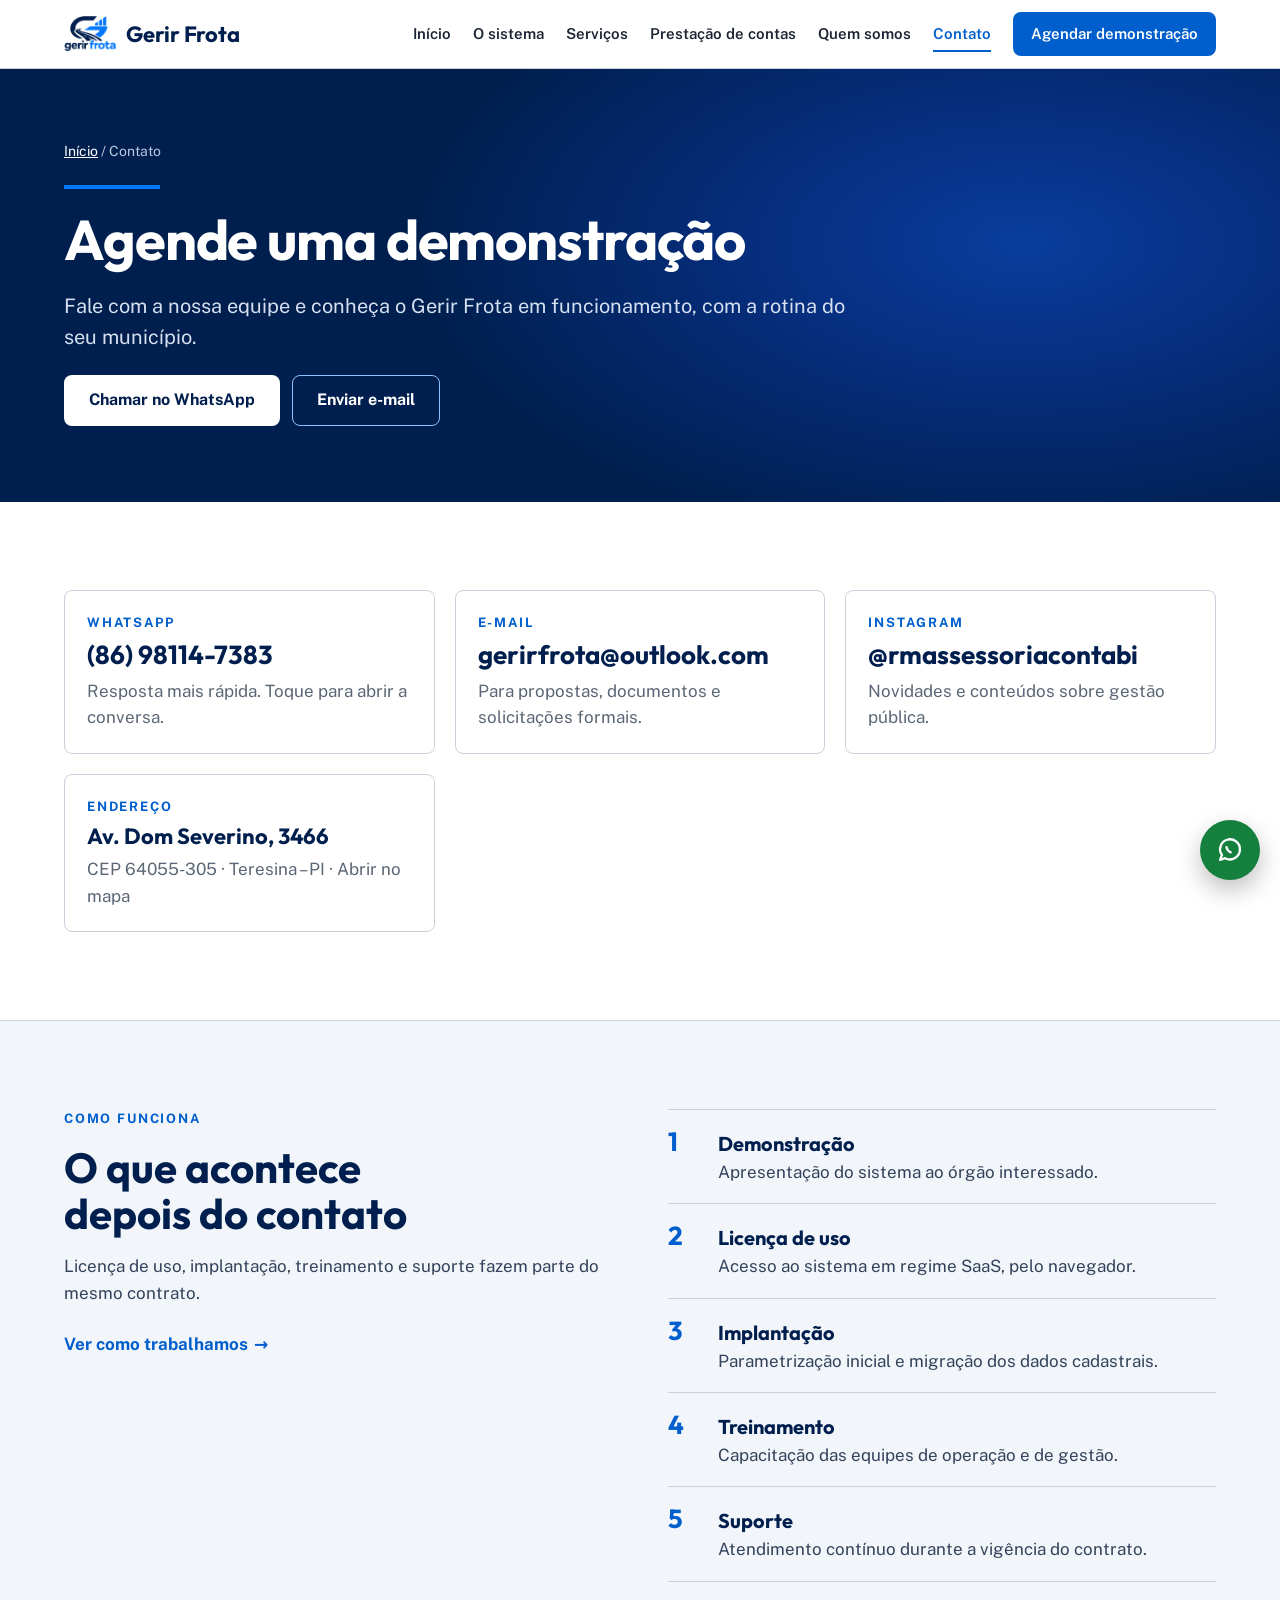
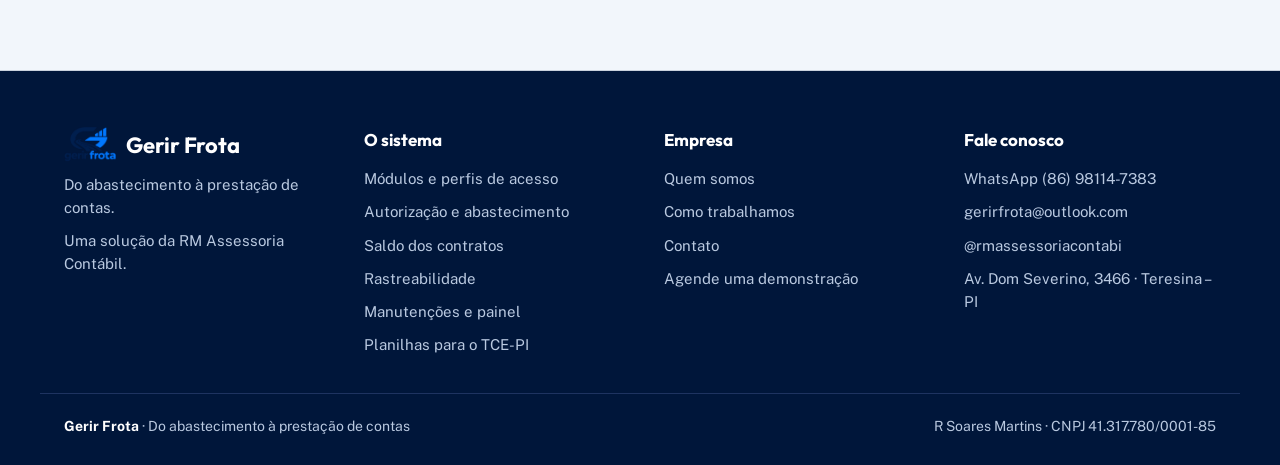
<file: contato.html>
<!doctype html>
<html lang="pt-BR">
<head>
<meta charset="utf-8">
<meta name="viewport" content="width=device-width, initial-scale=1">
<title>Contato – Gerir Frota</title>
<meta name="description" content="Agende uma demonstração do Gerir Frota pelo WhatsApp (86) 98114-7383 ou pelo e-mail gerirfrota@outlook.com.">
<meta property="og:type" content="website">
<meta property="og:title" content="Contato – Gerir Frota">
<meta property="og:description" content="Agende uma demonstração do Gerir Frota pelo WhatsApp (86) 98114-7383 ou pelo e-mail gerirfrota@outlook.com.">
<meta property="og:image" content="assets/marca-gerir-frota.jpg">
<meta name="theme-color" content="#001F4E">
<link rel="icon" type="image/png" href="assets/favicon.png">
<link rel="apple-touch-icon" href="assets/apple-touch-icon.png">
<link rel="preconnect" href="https://fonts.googleapis.com">
<link rel="preconnect" href="https://fonts.gstatic.com" crossorigin>
<link rel="stylesheet" href="https://fonts.googleapis.com/css2?family=Outfit:wght@400;600;700;800&amp;family=Public+Sans:wght@400;500;600;700&amp;display=swap">
<link rel="stylesheet" href="css/site.css">
</head>
<body>
<a class="skip" href="#conteudo">Pular para o conteúdo</a>
<header class="site-header">
<div class="wrap bar">
<a class="brand" href="index.html"><img src="assets/logo.png" alt=""><span>Gerir Frota</span></a>
<button class="menu-toggle" type="button" aria-controls="site-nav" aria-expanded="false" aria-label="Abrir menu">
<svg aria-hidden="true" width="24" height="24" viewBox="0 0 24 24" fill="none" stroke="currentColor" stroke-width="2" stroke-linecap="round"><path d="M4 7h16M4 12h16M4 17h16"/></svg>
</button>
<nav class="site-nav" id="site-nav" aria-label="Principal">
<a href="index.html">Início</a>
<a href="o-sistema.html">O sistema</a>
<a href="servicos.html">Serviços</a>
<a href="prestacao-de-contas.html">Prestação de contas</a>
<a href="quem-somos.html">Quem somos</a>
<a href="contato.html" aria-current="page">Contato</a>
<a class="btn-nav" href="https://wa.me/5586981147383?text=Ol%C3%A1!%20Quero%20agendar%20uma%20demonstra%C3%A7%C3%A3o%20do%20Gerir%20Frota.">Agendar demonstração</a>
</nav>
</div>
</header>
<main id="conteudo">
<section class="page-hero on-dark">
<div class="wrap stack" style="gap:22px">
<span class="crumbs"><a href="index.html">Início</a> / Contato</span>
<div class="rule"></div>
<h1 class="h1">Agende uma demonstração</h1>
<p class="lead">Fale com a nossa equipe e conheça o Gerir Frota em funcionamento, com a rotina do seu município.</p>
<div class="btns">
<a class="btn btn-light" href="https://wa.me/5586981147383?text=Ol%C3%A1!%20Quero%20agendar%20uma%20demonstra%C3%A7%C3%A3o%20do%20Gerir%20Frota.">Chamar no WhatsApp</a>
<a class="btn btn-ghost-dark" href="mailto:gerirfrota@outlook.com?subject=Demonstra%C3%A7%C3%A3o%20do%20Gerir%20Frota">Enviar e-mail</a>
</div>
</div>
</section>

<section class="section">
<div class="wrap">
<div class="grid-2">
<a class="card-box" href="https://wa.me/5586981147383?text=Ol%C3%A1!%20Quero%20agendar%20uma%20demonstra%C3%A7%C3%A3o%20do%20Gerir%20Frota." style="text-decoration:none;color:inherit">
<span class="eyebrow">WhatsApp</span>
<span class="h3" style="font-size:26px">(86) 98114-7383</span>
<span class="muted">Resposta mais rápida. Toque para abrir a conversa.</span>
</a>
<a class="card-box" href="mailto:gerirfrota@outlook.com?subject=Demonstra%C3%A7%C3%A3o%20do%20Gerir%20Frota" style="text-decoration:none;color:inherit">
<span class="eyebrow">E-mail</span>
<span class="h3" style="font-size:26px;overflow-wrap:anywhere">gerirfrota@outlook.com</span>
<span class="muted">Para propostas, documentos e solicitações formais.</span>
</a>
<a class="card-box" href="https://www.instagram.com/rmassessoriacontabi/" style="text-decoration:none;color:inherit">
<span class="eyebrow">Instagram</span>
<span class="h3" style="font-size:26px;overflow-wrap:anywhere">@rmassessoriacontabi</span>
<span class="muted">Novidades e conteúdos sobre gestão pública.</span>
</a>
<a class="card-box" href="https://www.google.com/maps/search/?api=1&amp;query=Av.%20Dom%20Severino%2C%203466%2C%20Teresina%20PI" style="text-decoration:none;color:inherit">
<span class="eyebrow">Endereço</span>
<span class="h3" style="font-size:22px">Av. Dom Severino, 3466</span>
<span class="muted">CEP 64055-305 · Teresina – PI · Abrir no mapa</span>
</a>
</div>
</div>
</section>

<section class="section section-soft">
<div class="wrap split top">
<div class="stack">
<span class="eyebrow">Como funciona</span>
<h2 class="h2">O que acontece depois do contato</h2>
<p style="color:var(--text-2)">Licença de uso, implantação, treinamento e suporte fazem parte do mesmo contrato.</p>
<a class="more" href="quem-somos.html#como-trabalhamos">Ver como trabalhamos</a>
</div>
<ol class="steps">
<li><span class="n">1</span><div><strong>Demonstração</strong><span class="d">Apresentação do sistema ao órgão interessado.</span></div></li>
<li><span class="n">2</span><div><strong>Licença de uso</strong><span class="d">Acesso ao sistema em regime SaaS, pelo navegador.</span></div></li>
<li><span class="n">3</span><div><strong>Implantação</strong><span class="d">Parametrização inicial e migração dos dados cadastrais.</span></div></li>
<li><span class="n">4</span><div><strong>Treinamento</strong><span class="d">Capacitação das equipes de operação e de gestão.</span></div></li>
<li><span class="n">5</span><div><strong>Suporte</strong><span class="d">Atendimento contínuo durante a vigência do contrato.</span></div></li>
</ol>
</div>
</section>
</main>
<footer class="site-footer">
<div class="wrap cols">
<div>
<a class="brand" href="index.html" style="color:#fff"><img src="assets/logo.png" alt=""><span>Gerir Frota</span></a>
<p>Do abastecimento à prestação de contas.</p>
<p>Uma solução da RM Assessoria Contábil.</p>
</div>
<div>
<h2>O sistema</h2>
<a href="o-sistema.html">Módulos e perfis de acesso</a>
<a href="servicos.html#autorizacao">Autorização e abastecimento</a>
<a href="servicos.html#contratos">Saldo dos contratos</a>
<a href="servicos.html#rastreabilidade">Rastreabilidade</a>
<a href="servicos.html#manutencoes">Manutenções e painel</a>
<a href="prestacao-de-contas.html">Planilhas para o TCE-PI</a>
</div>
<div>
<h2>Empresa</h2>
<a href="quem-somos.html">Quem somos</a>
<a href="quem-somos.html#como-trabalhamos">Como trabalhamos</a>
<a href="contato.html">Contato</a>
<a href="demonstracao/">Agende uma demonstração</a>
</div>
<div>
<h2>Fale conosco</h2>
<a href="https://wa.me/5586981147383?text=Ol%C3%A1!%20Quero%20agendar%20uma%20demonstra%C3%A7%C3%A3o%20do%20Gerir%20Frota.">WhatsApp (86) 98114-7383</a>
<a href="mailto:gerirfrota@outlook.com">gerirfrota@outlook.com</a>
<a href="https://www.instagram.com/rmassessoriacontabi/">@rmassessoriacontabi</a>
<span>Av. Dom Severino, 3466 · Teresina – PI</span>
</div>
</div>
<div class="wrap legal">
<span><strong style="color:#fff">Gerir Frota</strong> · Do abastecimento à prestação de contas</span>
<span>R Soares Martins · CNPJ 41.317.780/0001-85</span>
</div>
</footer>
<a class="wa-float" href="https://wa.me/5586981147383?text=Ol%C3%A1!%20Quero%20agendar%20uma%20demonstra%C3%A7%C3%A3o%20do%20Gerir%20Frota." aria-label="Falar no WhatsApp">
<svg aria-hidden="true" width="28" height="28" viewBox="0 0 24 24" fill="none" stroke="currentColor" stroke-width="2" stroke-linecap="round" stroke-linejoin="round"><path d="M20.5 11.6a8.5 8.5 0 0 1-12.6 7.4L3.5 20.5l1.6-4.2A8.5 8.5 0 1 1 20.5 11.6z"/><path d="M9 9.5c.3 1.8 1.7 3.6 3.6 4.5"/></svg>
</a>
<script src="js/site.js"></script>
</body>
</html>
</file>
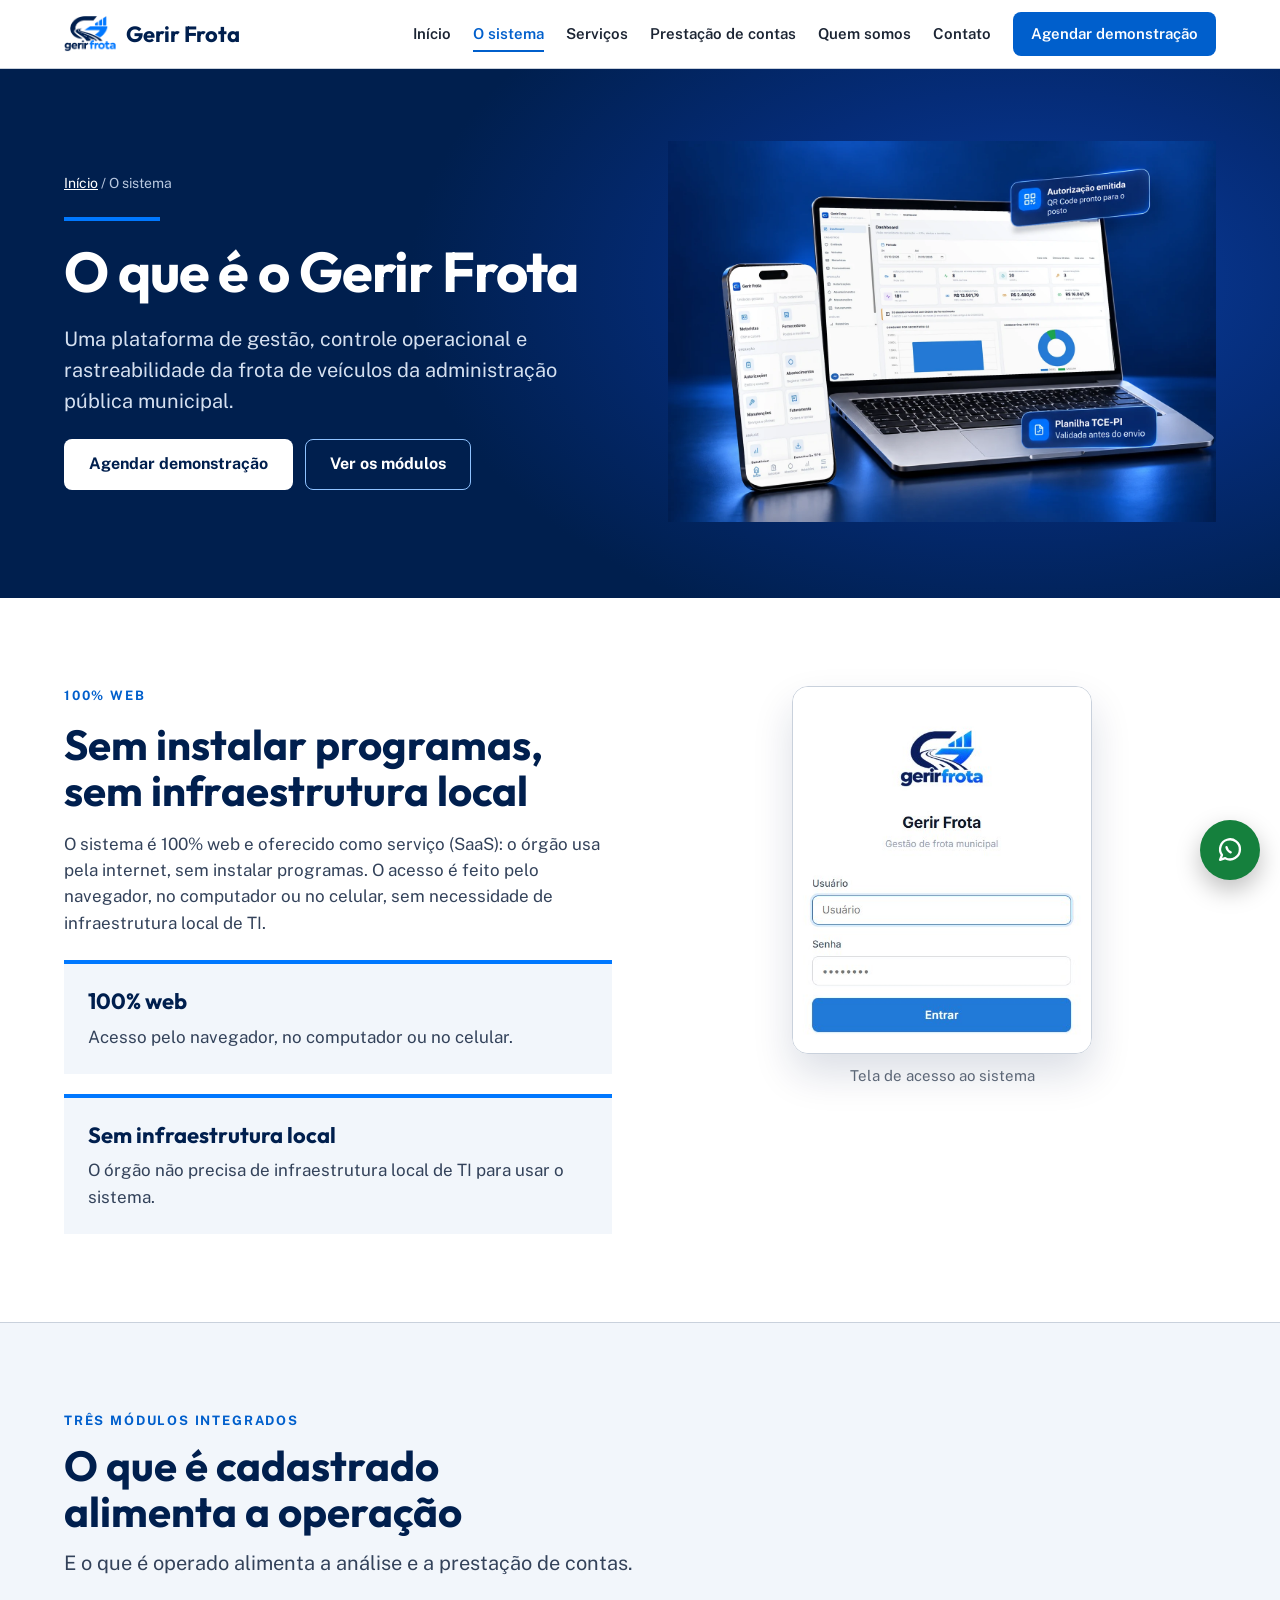
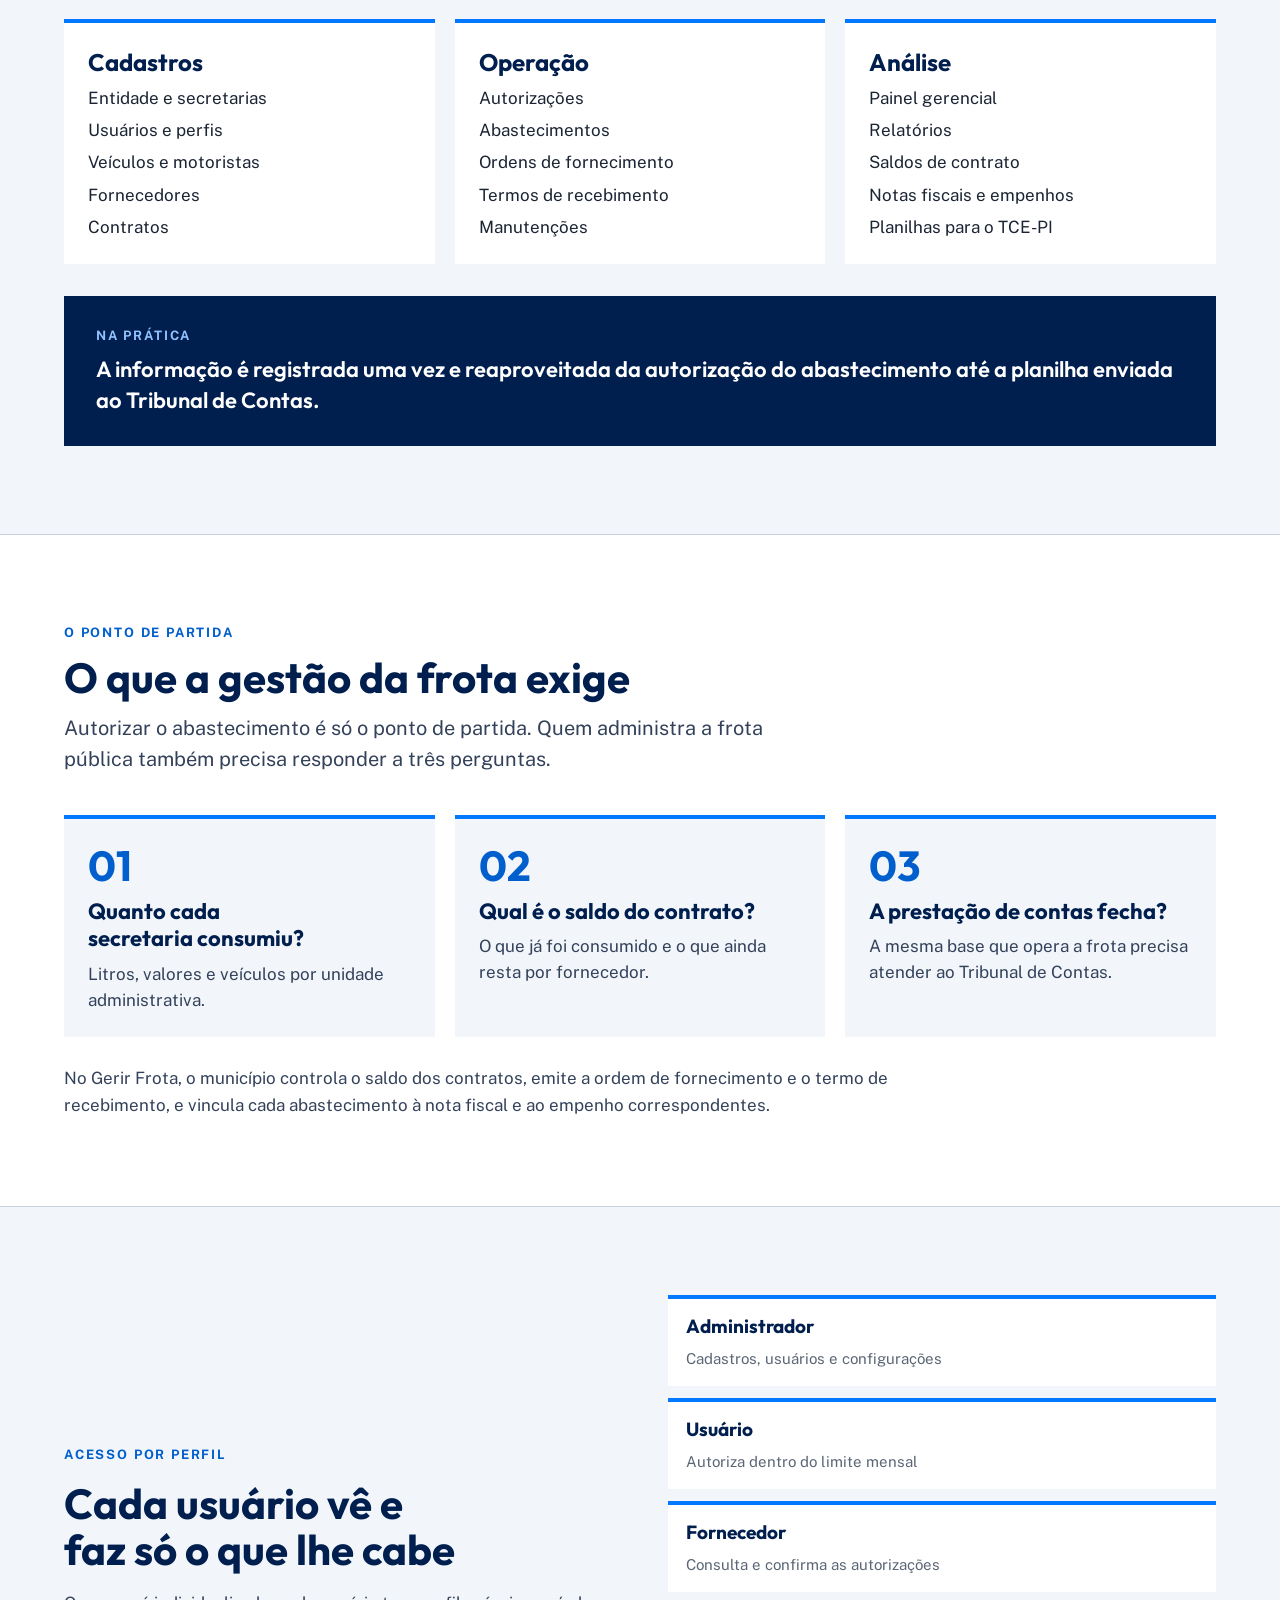
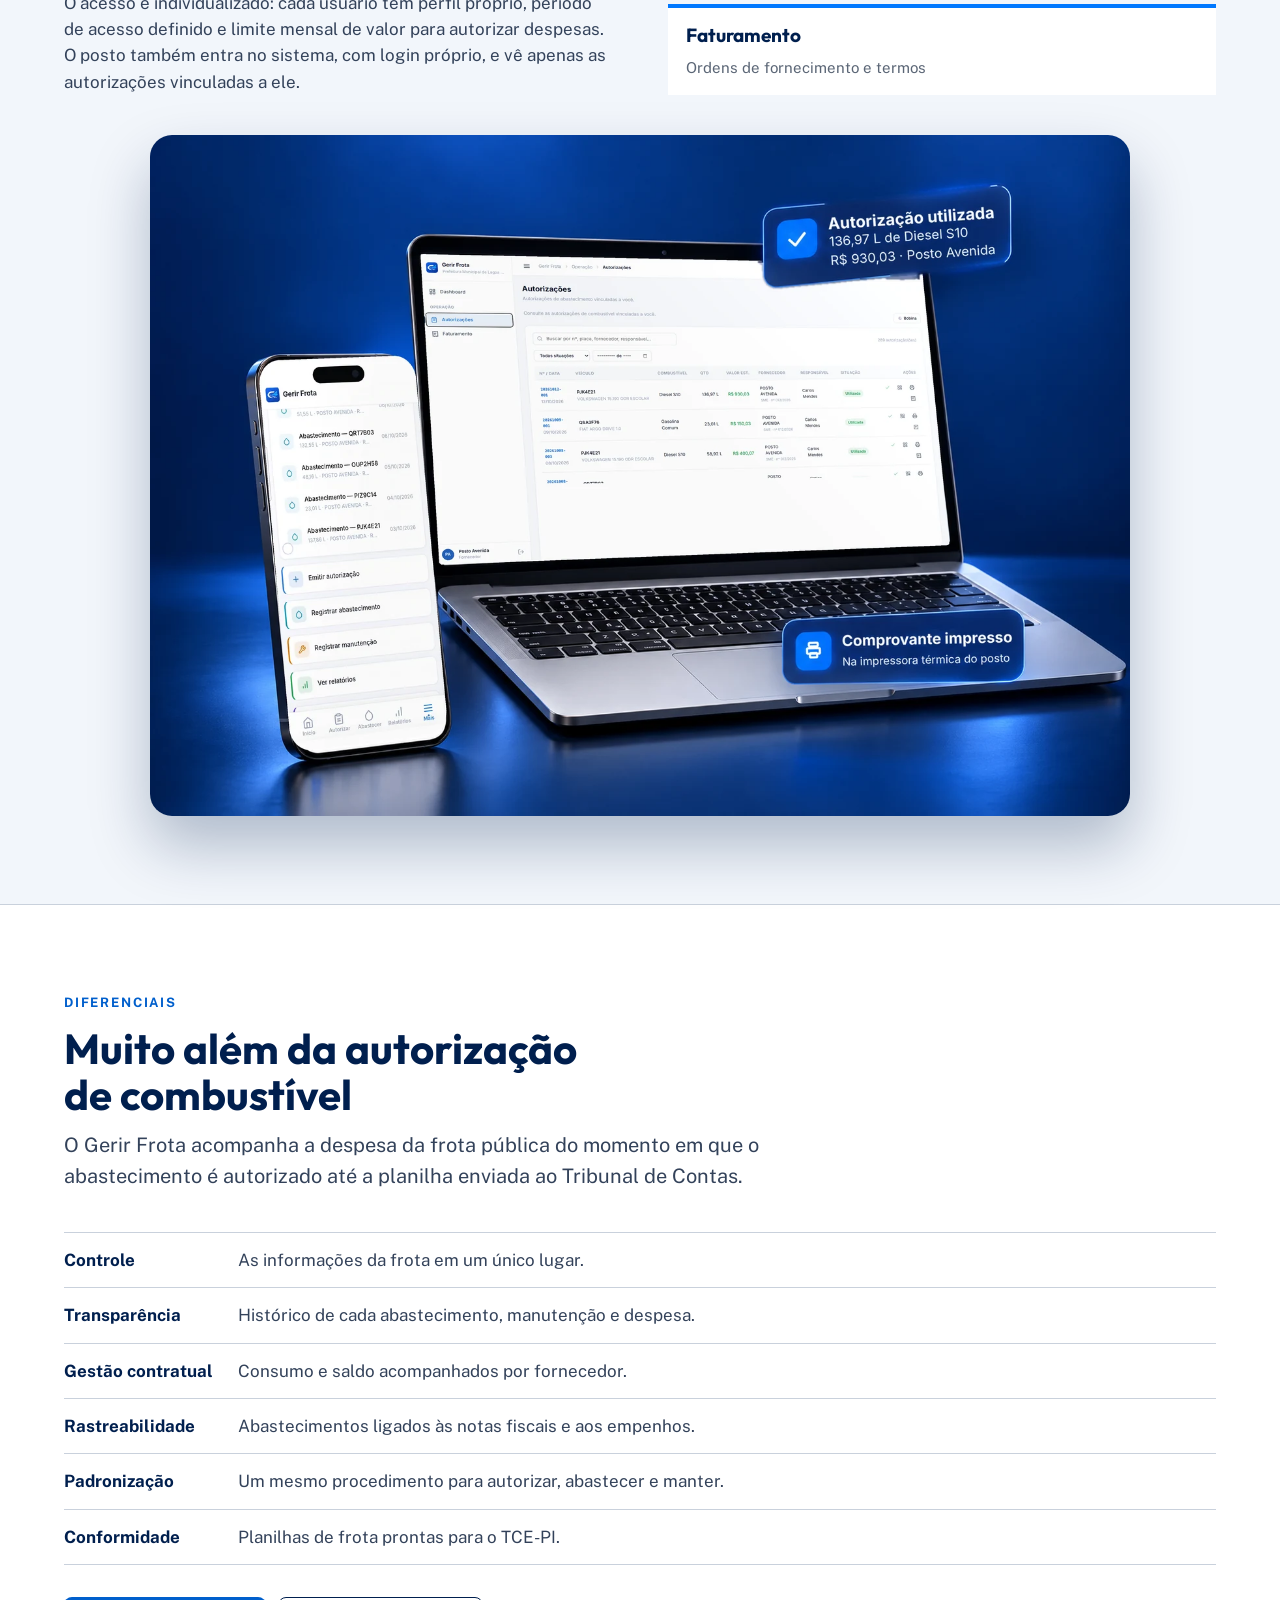
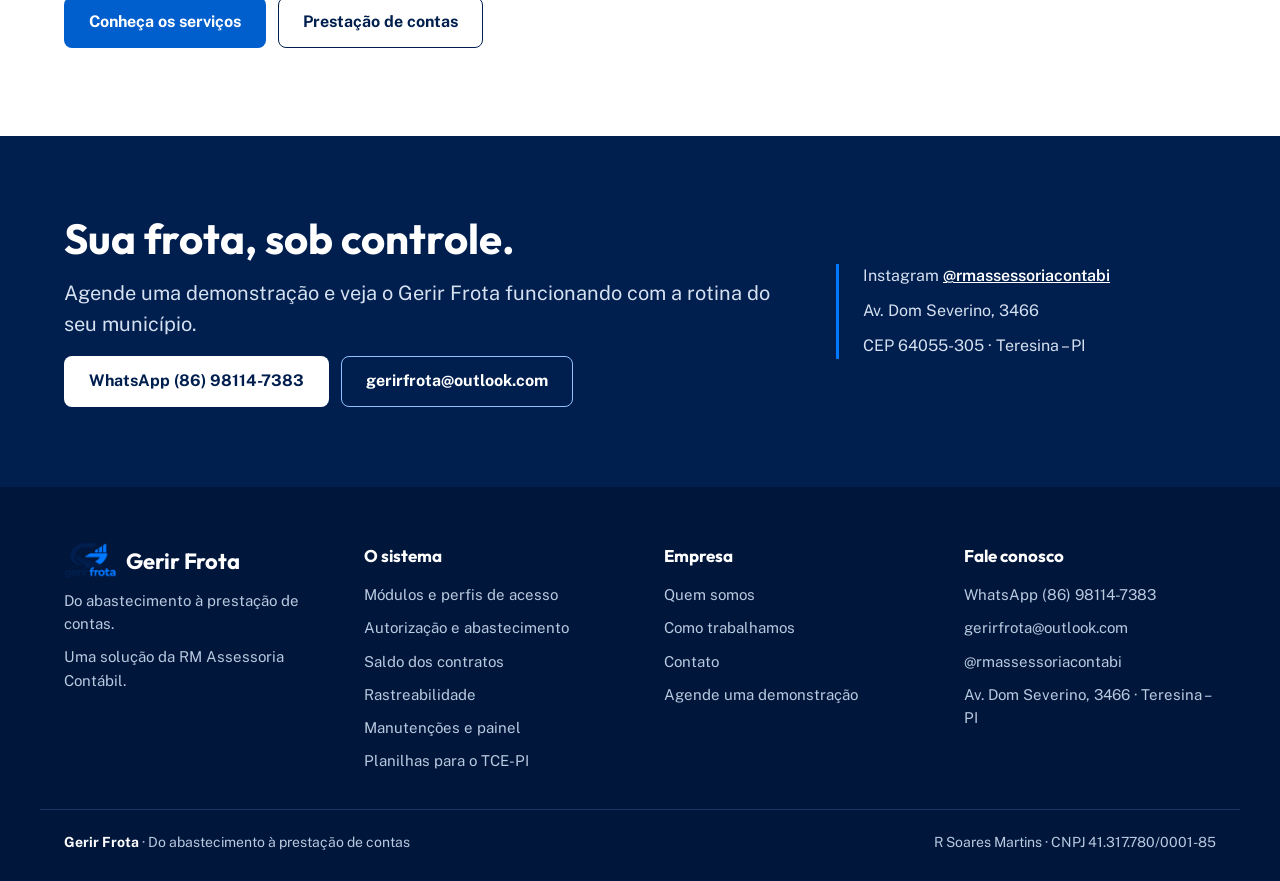
<file: o-sistema.html>
<!doctype html>
<html lang="pt-BR">
<head>
<meta charset="utf-8">
<meta name="viewport" content="width=device-width, initial-scale=1">
<title>O sistema – Gerir Frota</title>
<meta name="description" content="Plataforma 100% web de gestão, controle operacional e rastreabilidade da frota municipal, com três módulos integrados e acesso por perfil.">
<meta property="og:type" content="website">
<meta property="og:title" content="O sistema – Gerir Frota">
<meta property="og:description" content="Plataforma 100% web de gestão, controle operacional e rastreabilidade da frota municipal, com três módulos integrados e acesso por perfil.">
<meta property="og:image" content="assets/marca-gerir-frota.jpg">
<meta name="theme-color" content="#001F4E">
<link rel="icon" type="image/png" href="assets/favicon.png">
<link rel="apple-touch-icon" href="assets/apple-touch-icon.png">
<link rel="preconnect" href="https://fonts.googleapis.com">
<link rel="preconnect" href="https://fonts.gstatic.com" crossorigin>
<link rel="stylesheet" href="https://fonts.googleapis.com/css2?family=Outfit:wght@400;600;700;800&amp;family=Public+Sans:wght@400;500;600;700&amp;display=swap">
<link rel="stylesheet" href="css/site.css">
</head>
<body>
<a class="skip" href="#conteudo">Pular para o conteúdo</a>
<header class="site-header">
<div class="wrap bar">
<a class="brand" href="index.html"><img src="assets/logo.png" alt=""><span>Gerir Frota</span></a>
<button class="menu-toggle" type="button" aria-controls="site-nav" aria-expanded="false" aria-label="Abrir menu">
<svg aria-hidden="true" width="24" height="24" viewBox="0 0 24 24" fill="none" stroke="currentColor" stroke-width="2" stroke-linecap="round"><path d="M4 7h16M4 12h16M4 17h16"/></svg>
</button>
<nav class="site-nav" id="site-nav" aria-label="Principal">
<a href="index.html">Início</a>
<a href="o-sistema.html" aria-current="page">O sistema</a>
<a href="servicos.html">Serviços</a>
<a href="prestacao-de-contas.html">Prestação de contas</a>
<a href="quem-somos.html">Quem somos</a>
<a href="contato.html">Contato</a>
<a class="btn-nav" href="https://wa.me/5586981147383?text=Ol%C3%A1!%20Quero%20agendar%20uma%20demonstra%C3%A7%C3%A3o%20do%20Gerir%20Frota.">Agendar demonstração</a>
</nav>
</div>
</header>
<main id="conteudo">
<section class="page-hero on-dark">
<div class="wrap split">
<div class="stack" style="gap:22px">
<span class="crumbs"><a href="index.html">Início</a> / O sistema</span>
<div class="rule"></div>
<h1 class="h1">O que é o Gerir Frota</h1>
<p class="lead">Uma plataforma de gestão, controle operacional e rastreabilidade da frota de veículos da administração pública municipal.</p>
<div class="btns">
<a class="btn btn-light" href="https://wa.me/5586981147383?text=Ol%C3%A1!%20Quero%20agendar%20uma%20demonstra%C3%A7%C3%A3o%20do%20Gerir%20Frota.">Agendar demonstração</a>
<a class="btn btn-ghost-dark" href="#modulos">Ver os módulos</a>
</div>
</div>
<div style="display:flex;justify-content:center">
<img src="assets/sistema-notebook-celular.webp" alt="Notebook com o painel do Gerir Frota e celular com o menu do sistema" style="display:block;width:100%;max-width:640px;height:auto">
</div>
</div>
</section>

<section class="section">
<div class="wrap split top">
<div class="stack">
<span class="eyebrow">100% web</span>
<h2 class="h2">Sem instalar programas, sem infraestrutura local</h2>
<p style="color:var(--text-2)">O sistema é 100% web e oferecido como serviço (SaaS): o órgão usa pela internet, sem instalar programas. O acesso é feito pelo navegador, no computador ou no celular, sem necessidade de infraestrutura local de TI.</p>
<div class="grid-2" style="margin-top:8px">
<div class="card"><h3 class="h3">100% web</h3><p style="color:var(--text-2)">Acesso pelo navegador, no computador ou no celular.</p></div>
<div class="card"><h3 class="h3">Sem infraestrutura local</h3><p style="color:var(--text-2)">O órgão não precisa de infraestrutura local de TI para usar o sistema.</p></div>
</div>
</div>
<figure style="margin:0;display:flex;flex-direction:column;align-items:center;gap:10px">
<img loading="lazy" src="assets/tela-login.jpg" alt="Tela de acesso ao sistema Gerir Frota, com usuário e senha" style="display:block;width:300px;max-width:100%;height:auto;border-radius:16px;border:1px solid var(--line);box-shadow:0 20px 40px rgba(0,31,78,.14)">
<figcaption class="muted" style="font-size:15px">Tela de acesso ao sistema</figcaption>
</figure>
</div>
</section>

<section class="section section-soft" id="modulos">
<div class="wrap">
<div class="section-head">
<span class="eyebrow">Três módulos integrados</span>
<h2 class="h2">O que é cadastrado alimenta a operação</h2>
<p class="lead">E o que é operado alimenta a análise e a prestação de contas.</p>
</div>
<div class="grid-3">
<div class="card">
<h3 class="h3" style="font-size:24px">Cadastros</h3>
<ul class="list-plain"><li>Entidade e secretarias</li><li>Usuários e perfis</li><li>Veículos e motoristas</li><li>Fornecedores</li><li>Contratos</li></ul>
</div>
<div class="card">
<h3 class="h3" style="font-size:24px">Operação</h3>
<ul class="list-plain"><li>Autorizações</li><li>Abastecimentos</li><li>Ordens de fornecimento</li><li>Termos de recebimento</li><li>Manutenções</li></ul>
</div>
<div class="card">
<h3 class="h3" style="font-size:24px">Análise</h3>
<ul class="list-plain"><li>Painel gerencial</li><li>Relatórios</li><li>Saldos de contrato</li><li>Notas fiscais e empenhos</li><li>Planilhas para o TCE-PI</li></ul>
</div>
</div>
<div class="callout" style="margin-top:32px">
<span class="eyebrow">Na prática</span>
<p>A informação é registrada uma vez e reaproveitada da autorização do abastecimento até a planilha enviada ao Tribunal de Contas.</p>
</div>
</div>
</section>

<section class="section">
<div class="wrap">
<div class="section-head">
<span class="eyebrow">O ponto de partida</span>
<h2 class="h2">O que a gestão da frota exige</h2>
<p class="lead">Autorizar o abastecimento é só o ponto de partida. Quem administra a frota pública também precisa responder a três perguntas.</p>
</div>
<div class="grid-3">
<div class="card"><span class="h2" style="color:var(--blue)">01</span><h3 class="h3">Quanto cada secretaria consumiu?</h3><p style="color:var(--text-2)">Litros, valores e veículos por unidade administrativa.</p></div>
<div class="card"><span class="h2" style="color:var(--blue)">02</span><h3 class="h3">Qual é o saldo do contrato?</h3><p style="color:var(--text-2)">O que já foi consumido e o que ainda resta por fornecedor.</p></div>
<div class="card"><span class="h2" style="color:var(--blue)">03</span><h3 class="h3">A prestação de contas fecha?</h3><p style="color:var(--text-2)">A mesma base que opera a frota precisa atender ao Tribunal de Contas.</p></div>
</div>
<p style="color:var(--text-2);margin-top:28px;max-width:52em">No Gerir Frota, o município controla o saldo dos contratos, emite a ordem de fornecimento e o termo de recebimento, e vincula cada abastecimento à nota fiscal e ao empenho correspondentes.</p>
</div>
</section>

<section class="section section-soft" id="perfis">
<div class="wrap">
<div class="split" style="align-items:flex-end;margin-bottom:40px">
<div class="stack">
<span class="eyebrow">Acesso por perfil</span>
<h2 class="h2">Cada usuário vê e faz só o que lhe cabe</h2>
<p style="color:var(--text-2)">O acesso é individualizado: cada usuário tem perfil próprio, período de acesso definido e limite mensal de valor para autorizar despesas. O posto também entra no sistema, com login próprio, e vê apenas as autorizações vinculadas a ele.</p>
</div>
<div class="grid-2" style="gap:12px">
<div class="card" style="padding:16px 18px"><h3 class="h3" style="font-size:19px">Administrador</h3><span class="muted" style="font-size:15px">Cadastros, usuários e configurações</span></div>
<div class="card" style="padding:16px 18px"><h3 class="h3" style="font-size:19px">Usuário</h3><span class="muted" style="font-size:15px">Autoriza dentro do limite mensal</span></div>
<div class="card" style="padding:16px 18px"><h3 class="h3" style="font-size:19px">Fornecedor</h3><span class="muted" style="font-size:15px">Consulta e confirma as autorizações</span></div>
<div class="card" style="padding:16px 18px"><h3 class="h3" style="font-size:19px">Faturamento</h3><span class="muted" style="font-size:15px">Ordens de fornecimento e termos</span></div>
</div>
</div>
<div style="max-width:980px;margin:0 auto">
<img loading="lazy" class="shot" src="assets/tela-fornecedor.webp" alt="Notebook com a tela do fornecedor no Gerir Frota, com as autorizações vinculadas ao posto, e celular com os abastecimentos recentes">
</div>
</div>
</section>

<section class="section">
<div class="wrap">
<div class="section-head">
<span class="eyebrow">Diferenciais</span>
<h2 class="h2">Muito além da autorização de combustível</h2>
<p class="lead">O Gerir Frota acompanha a despesa da frota pública do momento em que o abastecimento é autorizado até a planilha enviada ao Tribunal de Contas.</p>
</div>
<dl class="table-rows" style="margin:0">
<div><dt>Controle</dt><dd style="margin:0;color:var(--text-2)">As informações da frota em um único lugar.</dd></div>
<div><dt>Transparência</dt><dd style="margin:0;color:var(--text-2)">Histórico de cada abastecimento, manutenção e despesa.</dd></div>
<div><dt>Gestão contratual</dt><dd style="margin:0;color:var(--text-2)">Consumo e saldo acompanhados por fornecedor.</dd></div>
<div><dt>Rastreabilidade</dt><dd style="margin:0;color:var(--text-2)">Abastecimentos ligados às notas fiscais e aos empenhos.</dd></div>
<div><dt>Padronização</dt><dd style="margin:0;color:var(--text-2)">Um mesmo procedimento para autorizar, abastecer e manter.</dd></div>
<div><dt>Conformidade</dt><dd style="margin:0;color:var(--text-2)">Planilhas de frota prontas para o TCE-PI.</dd></div>
</dl>
<div class="btns" style="margin-top:32px">
<a class="btn btn-primary" href="servicos.html">Conheça os serviços</a>
<a class="btn btn-ghost" href="prestacao-de-contas.html">Prestação de contas</a>
</div>
</div>
</section>

<section class="cta-band" aria-labelledby="cta-titulo">
<div class="wrap inner">
<div class="stack" style="flex:1 1 440px;min-width:0">
<h2 class="h2" id="cta-titulo" style="color:#fff">Sua frota, sob controle.</h2>
<p class="lead" style="color:#D5E0F0">Agende uma demonstração e veja o Gerir Frota funcionando com a rotina do seu município.</p>
<div class="btns">
<a class="btn btn-light" href="https://wa.me/5586981147383?text=Ol%C3%A1!%20Quero%20agendar%20uma%20demonstra%C3%A7%C3%A3o%20do%20Gerir%20Frota.">WhatsApp (86) 98114-7383</a>
<a class="btn btn-ghost-dark" href="mailto:gerirfrota@outlook.com">gerirfrota@outlook.com</a>
</div>
</div>
<div class="contact">
<span>Instagram <a href="https://www.instagram.com/rmassessoriacontabi/">@rmassessoriacontabi</a></span>
<span>Av. Dom Severino, 3466</span>
<span>CEP 64055-305 · Teresina – PI</span>
</div>
</div>
</section>
</main>
<footer class="site-footer">
<div class="wrap cols">
<div>
<a class="brand" href="index.html" style="color:#fff"><img src="assets/logo.png" alt=""><span>Gerir Frota</span></a>
<p>Do abastecimento à prestação de contas.</p>
<p>Uma solução da RM Assessoria Contábil.</p>
</div>
<div>
<h2>O sistema</h2>
<a href="o-sistema.html">Módulos e perfis de acesso</a>
<a href="servicos.html#autorizacao">Autorização e abastecimento</a>
<a href="servicos.html#contratos">Saldo dos contratos</a>
<a href="servicos.html#rastreabilidade">Rastreabilidade</a>
<a href="servicos.html#manutencoes">Manutenções e painel</a>
<a href="prestacao-de-contas.html">Planilhas para o TCE-PI</a>
</div>
<div>
<h2>Empresa</h2>
<a href="quem-somos.html">Quem somos</a>
<a href="quem-somos.html#como-trabalhamos">Como trabalhamos</a>
<a href="contato.html">Contato</a>
<a href="demonstracao/">Agende uma demonstração</a>
</div>
<div>
<h2>Fale conosco</h2>
<a href="https://wa.me/5586981147383?text=Ol%C3%A1!%20Quero%20agendar%20uma%20demonstra%C3%A7%C3%A3o%20do%20Gerir%20Frota.">WhatsApp (86) 98114-7383</a>
<a href="mailto:gerirfrota@outlook.com">gerirfrota@outlook.com</a>
<a href="https://www.instagram.com/rmassessoriacontabi/">@rmassessoriacontabi</a>
<span>Av. Dom Severino, 3466 · Teresina – PI</span>
</div>
</div>
<div class="wrap legal">
<span><strong style="color:#fff">Gerir Frota</strong> · Do abastecimento à prestação de contas</span>
<span>R Soares Martins · CNPJ 41.317.780/0001-85</span>
</div>
</footer>
<a class="wa-float" href="https://wa.me/5586981147383?text=Ol%C3%A1!%20Quero%20agendar%20uma%20demonstra%C3%A7%C3%A3o%20do%20Gerir%20Frota." aria-label="Falar no WhatsApp">
<svg aria-hidden="true" width="28" height="28" viewBox="0 0 24 24" fill="none" stroke="currentColor" stroke-width="2" stroke-linecap="round" stroke-linejoin="round"><path d="M20.5 11.6a8.5 8.5 0 0 1-12.6 7.4L3.5 20.5l1.6-4.2A8.5 8.5 0 1 1 20.5 11.6z"/><path d="M9 9.5c.3 1.8 1.7 3.6 3.6 4.5"/></svg>
</a>
<script src="js/site.js"></script>
</body>
</html>
</file>
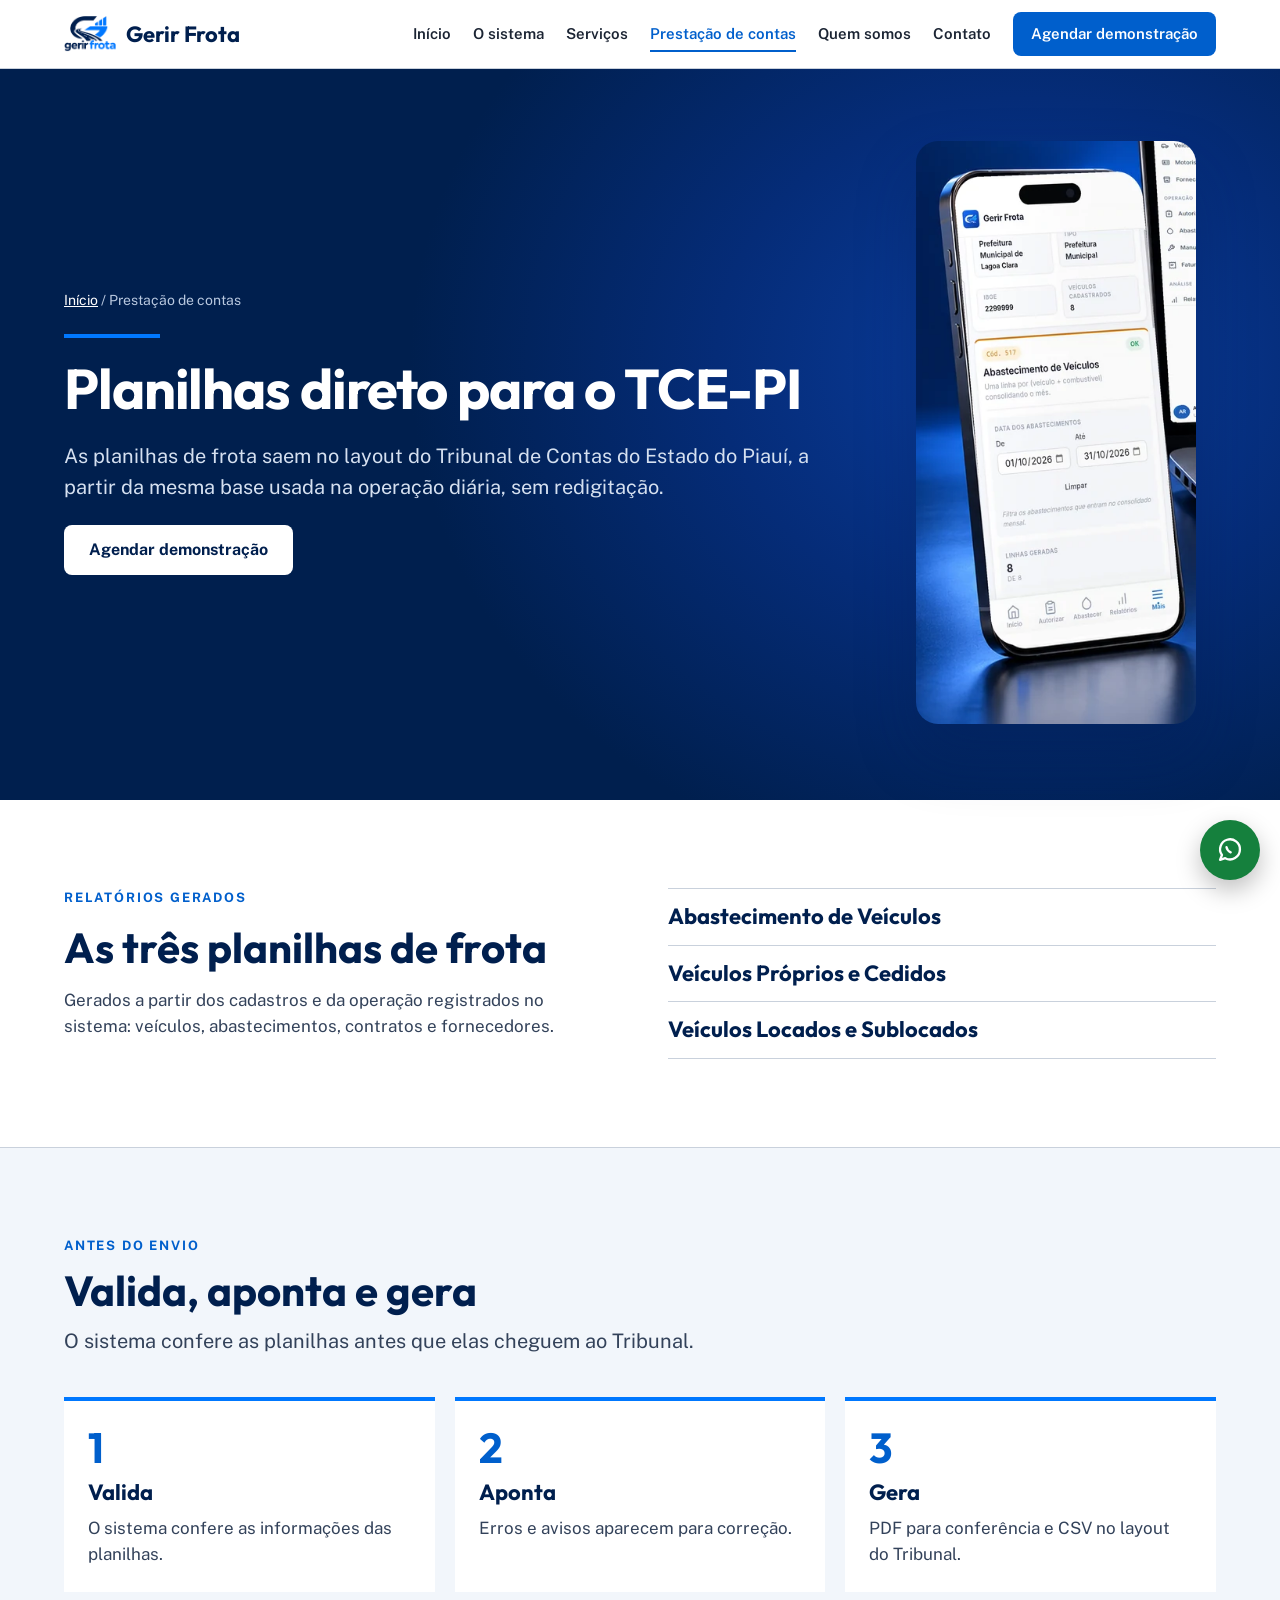
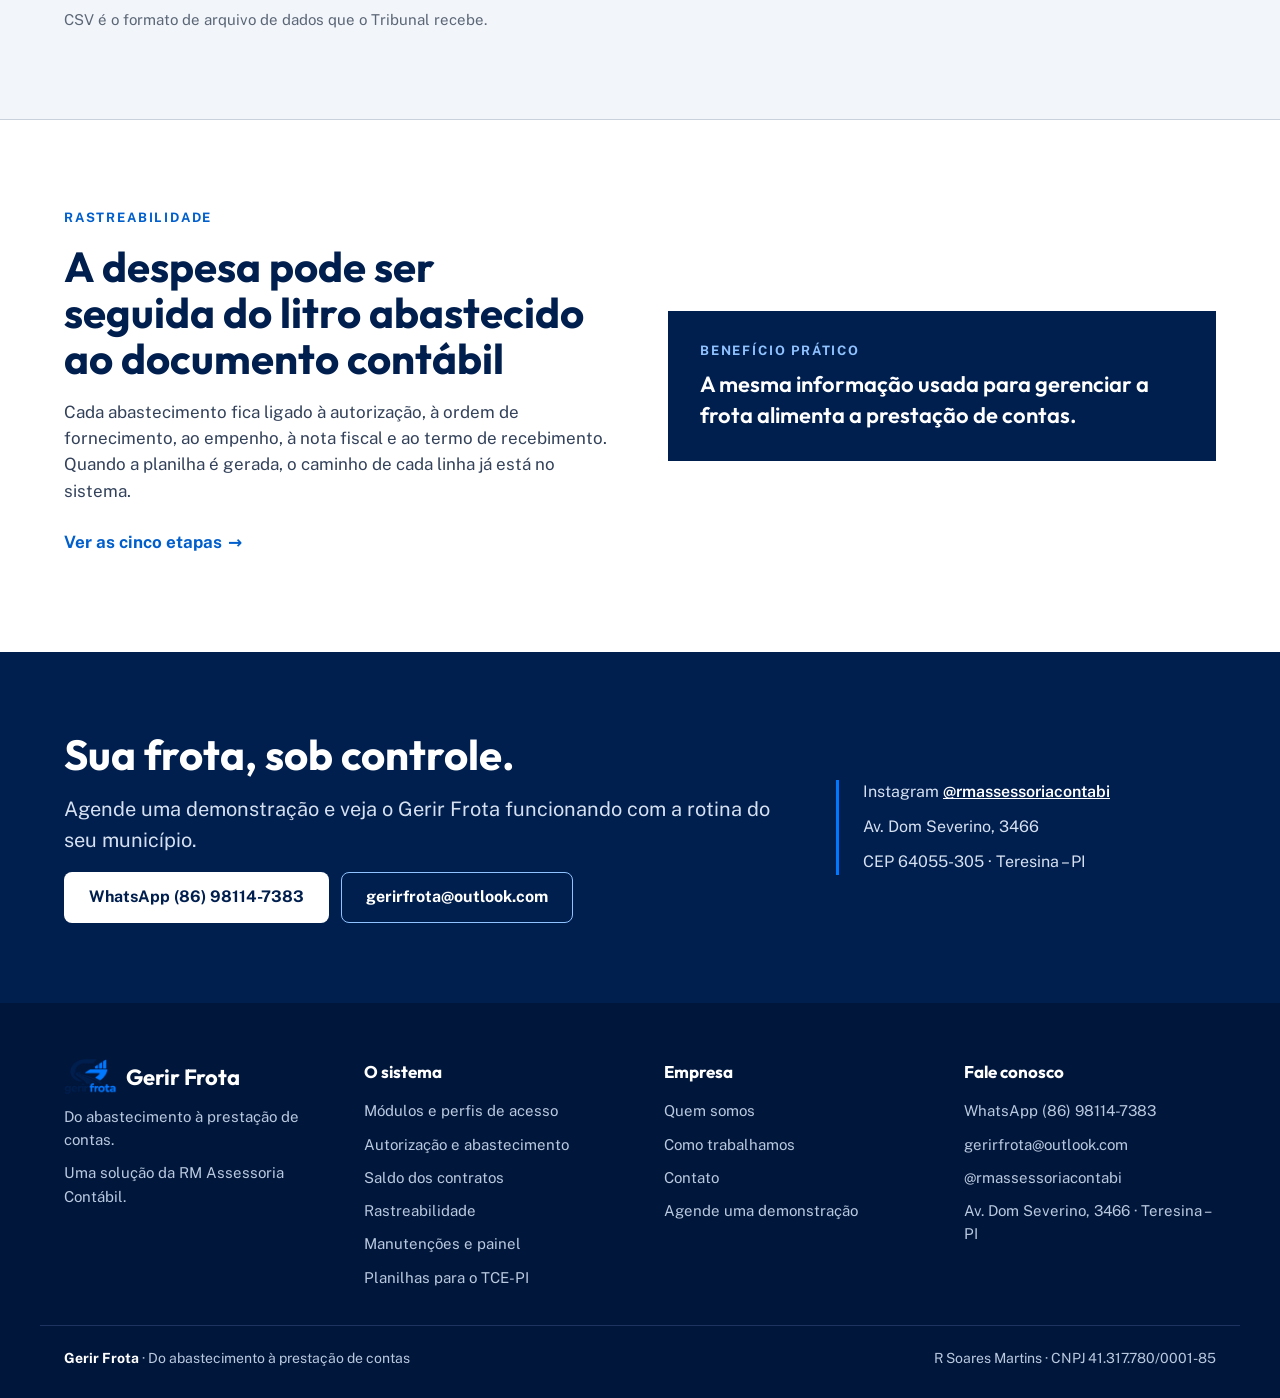
<file: prestacao-de-contas.html>
<!doctype html>
<html lang="pt-BR">
<head>
<meta charset="utf-8">
<meta name="viewport" content="width=device-width, initial-scale=1">
<title>Prestação de contas ao TCE-PI – Gerir Frota</title>
<meta name="description" content="Planilhas de frota no layout do Tribunal de Contas do Estado do Piauí, geradas a partir da operação diária, com validação antes do envio.">
<meta property="og:type" content="website">
<meta property="og:title" content="Prestação de contas ao TCE-PI – Gerir Frota">
<meta property="og:description" content="Planilhas de frota no layout do Tribunal de Contas do Estado do Piauí, geradas a partir da operação diária, com validação antes do envio.">
<meta property="og:image" content="assets/marca-gerir-frota.jpg">
<meta name="theme-color" content="#001F4E">
<link rel="icon" type="image/png" href="assets/favicon.png">
<link rel="apple-touch-icon" href="assets/apple-touch-icon.png">
<link rel="preconnect" href="https://fonts.googleapis.com">
<link rel="preconnect" href="https://fonts.gstatic.com" crossorigin>
<link rel="stylesheet" href="https://fonts.googleapis.com/css2?family=Outfit:wght@400;600;700;800&amp;family=Public+Sans:wght@400;500;600;700&amp;display=swap">
<link rel="stylesheet" href="css/site.css">
</head>
<body>
<a class="skip" href="#conteudo">Pular para o conteúdo</a>
<header class="site-header">
<div class="wrap bar">
<a class="brand" href="index.html"><img src="assets/logo.png" alt=""><span>Gerir Frota</span></a>
<button class="menu-toggle" type="button" aria-controls="site-nav" aria-expanded="false" aria-label="Abrir menu">
<svg aria-hidden="true" width="24" height="24" viewBox="0 0 24 24" fill="none" stroke="currentColor" stroke-width="2" stroke-linecap="round"><path d="M4 7h16M4 12h16M4 17h16"/></svg>
</button>
<nav class="site-nav" id="site-nav" aria-label="Principal">
<a href="index.html">Início</a>
<a href="o-sistema.html">O sistema</a>
<a href="servicos.html">Serviços</a>
<a href="prestacao-de-contas.html" aria-current="page">Prestação de contas</a>
<a href="quem-somos.html">Quem somos</a>
<a href="contato.html">Contato</a>
<a class="btn-nav" href="https://wa.me/5586981147383?text=Ol%C3%A1!%20Quero%20agendar%20uma%20demonstra%C3%A7%C3%A3o%20do%20Gerir%20Frota.">Agendar demonstração</a>
</nav>
</div>
</header>
<main id="conteudo">
<section class="page-hero on-dark">
<div class="wrap split">
<div class="stack" style="gap:22px">
<span class="crumbs"><a href="index.html">Início</a> / Prestação de contas</span>
<div class="rule"></div>
<h1 class="h1">Planilhas direto para o TCE-PI</h1>
<p class="lead">As planilhas de frota saem no layout do Tribunal de Contas do Estado do Piauí, a partir da mesma base usada na operação diária, sem redigitação.</p>
<div class="btns"><a class="btn btn-light" href="https://wa.me/5586981147383?text=Ol%C3%A1!%20Quero%20agendar%20uma%20demonstra%C3%A7%C3%A3o%20do%20Gerir%20Frota.">Agendar demonstração</a></div>
</div>
<div style="display:flex;justify-content:center;flex:0 1 320px">
<img class="shot-phone" src="assets/exportacao-tce.webp" alt="Tela de exportação para o TCE-PI no Gerir Frota, com a entidade, o relatório Abastecimento de Veículos validado e as linhas geradas">
</div>
</div>
</section>

<section class="section">
<div class="wrap split top">
<div class="stack">
<span class="eyebrow">Relatórios gerados</span>
<h2 class="h2">As três planilhas de frota</h2>
<p style="color:var(--text-2)">Gerados a partir dos cadastros e da operação registrados no sistema: veículos, abastecimentos, contratos e fornecedores.</p>
</div>
<div class="table-rows">
<div><span class="h3">Abastecimento de Veículos</span></div>
<div><span class="h3">Veículos Próprios e Cedidos</span></div>
<div><span class="h3">Veículos Locados e Sublocados</span></div>
</div>
</div>
</section>

<section class="section section-soft">
<div class="wrap">
<div class="section-head">
<span class="eyebrow">Antes do envio</span>
<h2 class="h2">Valida, aponta e gera</h2>
<p class="lead">O sistema confere as planilhas antes que elas cheguem ao Tribunal.</p>
</div>
<div class="grid-3">
<div class="card"><span class="h2" style="color:var(--blue)">1</span><h3 class="h3">Valida</h3><p style="color:var(--text-2)">O sistema confere as informações das planilhas.</p></div>
<div class="card"><span class="h2" style="color:var(--blue)">2</span><h3 class="h3">Aponta</h3><p style="color:var(--text-2)">Erros e avisos aparecem para correção.</p></div>
<div class="card"><span class="h2" style="color:var(--blue)">3</span><h3 class="h3">Gera</h3><p style="color:var(--text-2)">PDF para conferência e CSV no layout do Tribunal.</p></div>
</div>
<p class="muted" style="margin-top:16px;font-size:15px">CSV é o formato de arquivo de dados que o Tribunal recebe.</p>
</div>
</section>

<section class="section">
<div class="wrap split">
<div class="stack">
<span class="eyebrow">Rastreabilidade</span>
<h2 class="h2">A despesa pode ser seguida do litro abastecido ao documento contábil</h2>
<p style="color:var(--text-2)">Cada abastecimento fica ligado à autorização, à ordem de fornecimento, ao empenho, à nota fiscal e ao termo de recebimento. Quando a planilha é gerada, o caminho de cada linha já está no sistema.</p>
<a class="more" href="servicos.html#rastreabilidade">Ver as cinco etapas</a>
</div>
<div class="callout">
<span class="eyebrow">Benefício prático</span>
<p>A mesma informação usada para gerenciar a frota alimenta a prestação de contas.</p>
</div>
</div>
</section>

<section class="cta-band" aria-labelledby="cta-titulo">
<div class="wrap inner">
<div class="stack" style="flex:1 1 440px;min-width:0">
<h2 class="h2" id="cta-titulo" style="color:#fff">Sua frota, sob controle.</h2>
<p class="lead" style="color:#D5E0F0">Agende uma demonstração e veja o Gerir Frota funcionando com a rotina do seu município.</p>
<div class="btns">
<a class="btn btn-light" href="https://wa.me/5586981147383?text=Ol%C3%A1!%20Quero%20agendar%20uma%20demonstra%C3%A7%C3%A3o%20do%20Gerir%20Frota.">WhatsApp (86) 98114-7383</a>
<a class="btn btn-ghost-dark" href="mailto:gerirfrota@outlook.com">gerirfrota@outlook.com</a>
</div>
</div>
<div class="contact">
<span>Instagram <a href="https://www.instagram.com/rmassessoriacontabi/">@rmassessoriacontabi</a></span>
<span>Av. Dom Severino, 3466</span>
<span>CEP 64055-305 · Teresina – PI</span>
</div>
</div>
</section>
</main>
<footer class="site-footer">
<div class="wrap cols">
<div>
<a class="brand" href="index.html" style="color:#fff"><img src="assets/logo.png" alt=""><span>Gerir Frota</span></a>
<p>Do abastecimento à prestação de contas.</p>
<p>Uma solução da RM Assessoria Contábil.</p>
</div>
<div>
<h2>O sistema</h2>
<a href="o-sistema.html">Módulos e perfis de acesso</a>
<a href="servicos.html#autorizacao">Autorização e abastecimento</a>
<a href="servicos.html#contratos">Saldo dos contratos</a>
<a href="servicos.html#rastreabilidade">Rastreabilidade</a>
<a href="servicos.html#manutencoes">Manutenções e painel</a>
<a href="prestacao-de-contas.html">Planilhas para o TCE-PI</a>
</div>
<div>
<h2>Empresa</h2>
<a href="quem-somos.html">Quem somos</a>
<a href="quem-somos.html#como-trabalhamos">Como trabalhamos</a>
<a href="contato.html">Contato</a>
<a href="demonstracao/">Agende uma demonstração</a>
</div>
<div>
<h2>Fale conosco</h2>
<a href="https://wa.me/5586981147383?text=Ol%C3%A1!%20Quero%20agendar%20uma%20demonstra%C3%A7%C3%A3o%20do%20Gerir%20Frota.">WhatsApp (86) 98114-7383</a>
<a href="mailto:gerirfrota@outlook.com">gerirfrota@outlook.com</a>
<a href="https://www.instagram.com/rmassessoriacontabi/">@rmassessoriacontabi</a>
<span>Av. Dom Severino, 3466 · Teresina – PI</span>
</div>
</div>
<div class="wrap legal">
<span><strong style="color:#fff">Gerir Frota</strong> · Do abastecimento à prestação de contas</span>
<span>R Soares Martins · CNPJ 41.317.780/0001-85</span>
</div>
</footer>
<a class="wa-float" href="https://wa.me/5586981147383?text=Ol%C3%A1!%20Quero%20agendar%20uma%20demonstra%C3%A7%C3%A3o%20do%20Gerir%20Frota." aria-label="Falar no WhatsApp">
<svg aria-hidden="true" width="28" height="28" viewBox="0 0 24 24" fill="none" stroke="currentColor" stroke-width="2" stroke-linecap="round" stroke-linejoin="round"><path d="M20.5 11.6a8.5 8.5 0 0 1-12.6 7.4L3.5 20.5l1.6-4.2A8.5 8.5 0 1 1 20.5 11.6z"/><path d="M9 9.5c.3 1.8 1.7 3.6 3.6 4.5"/></svg>
</a>
<script src="js/site.js"></script>
</body>
</html>
</file>
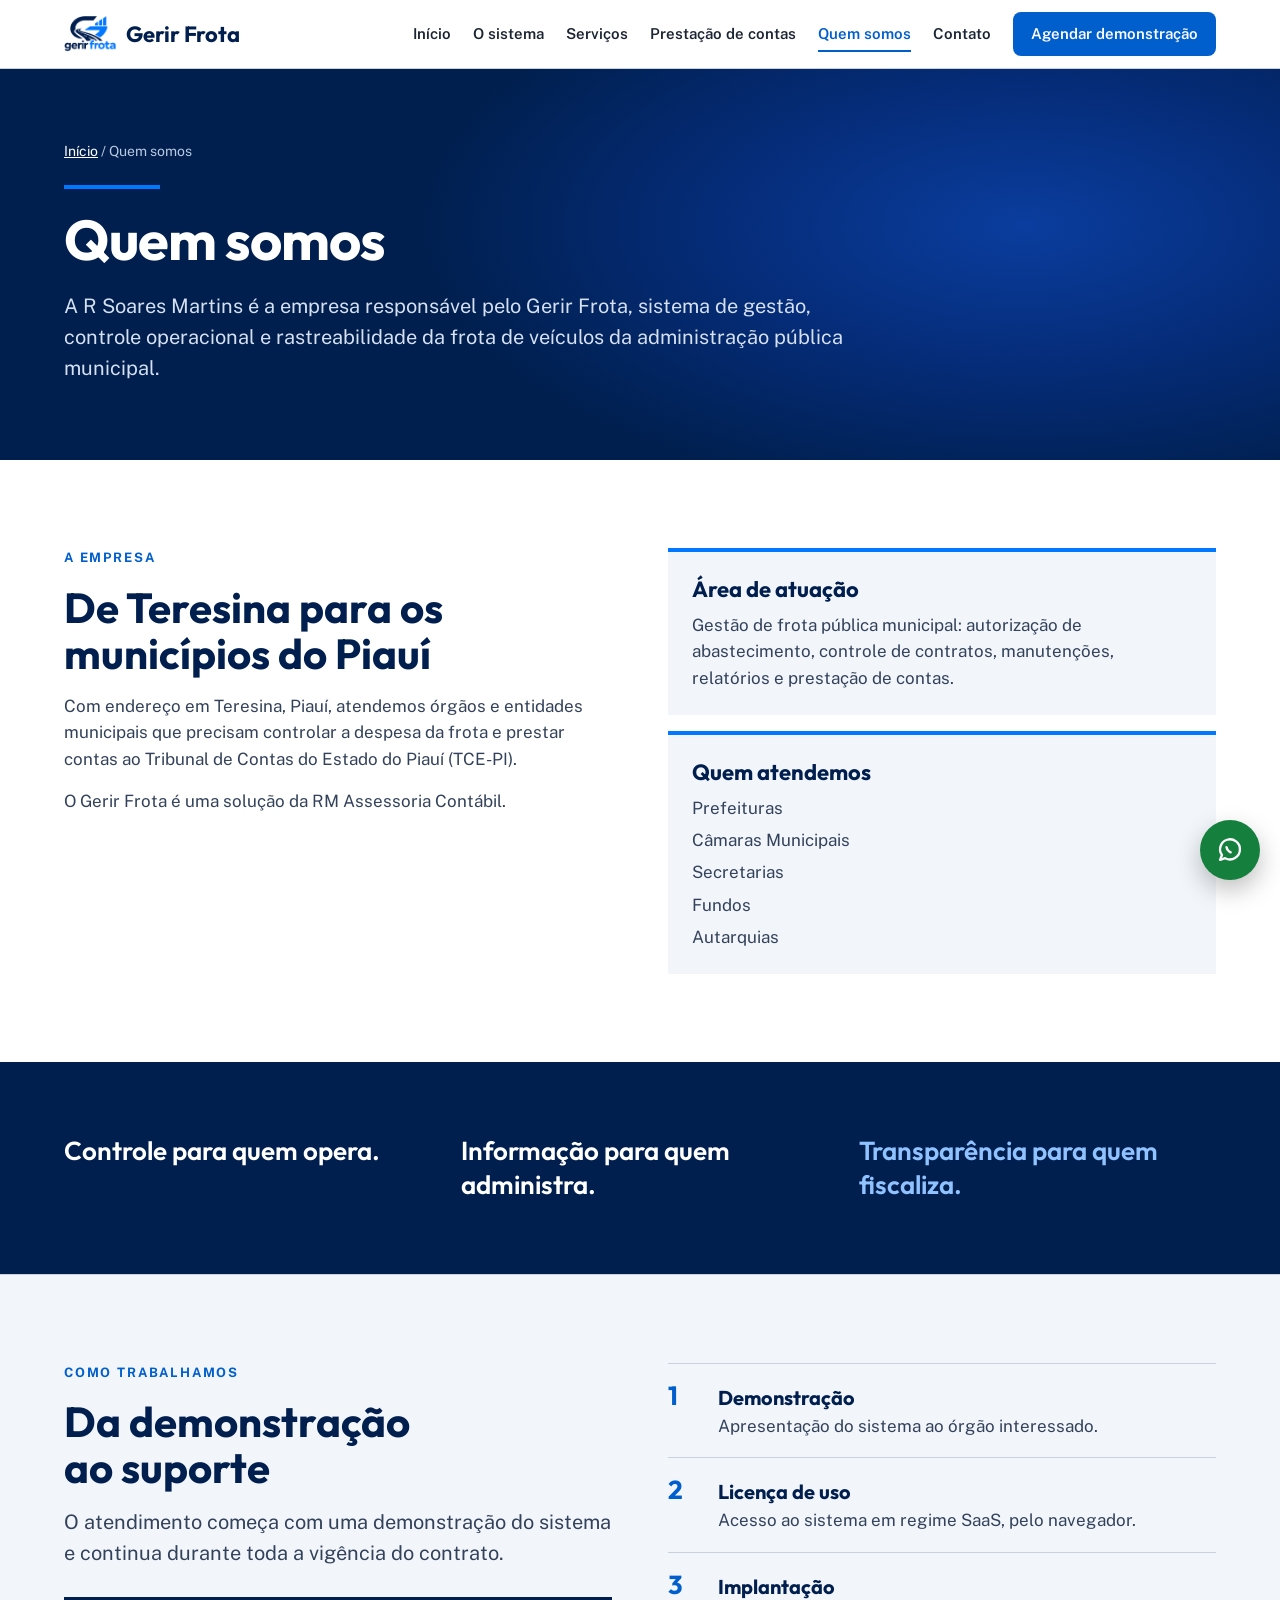
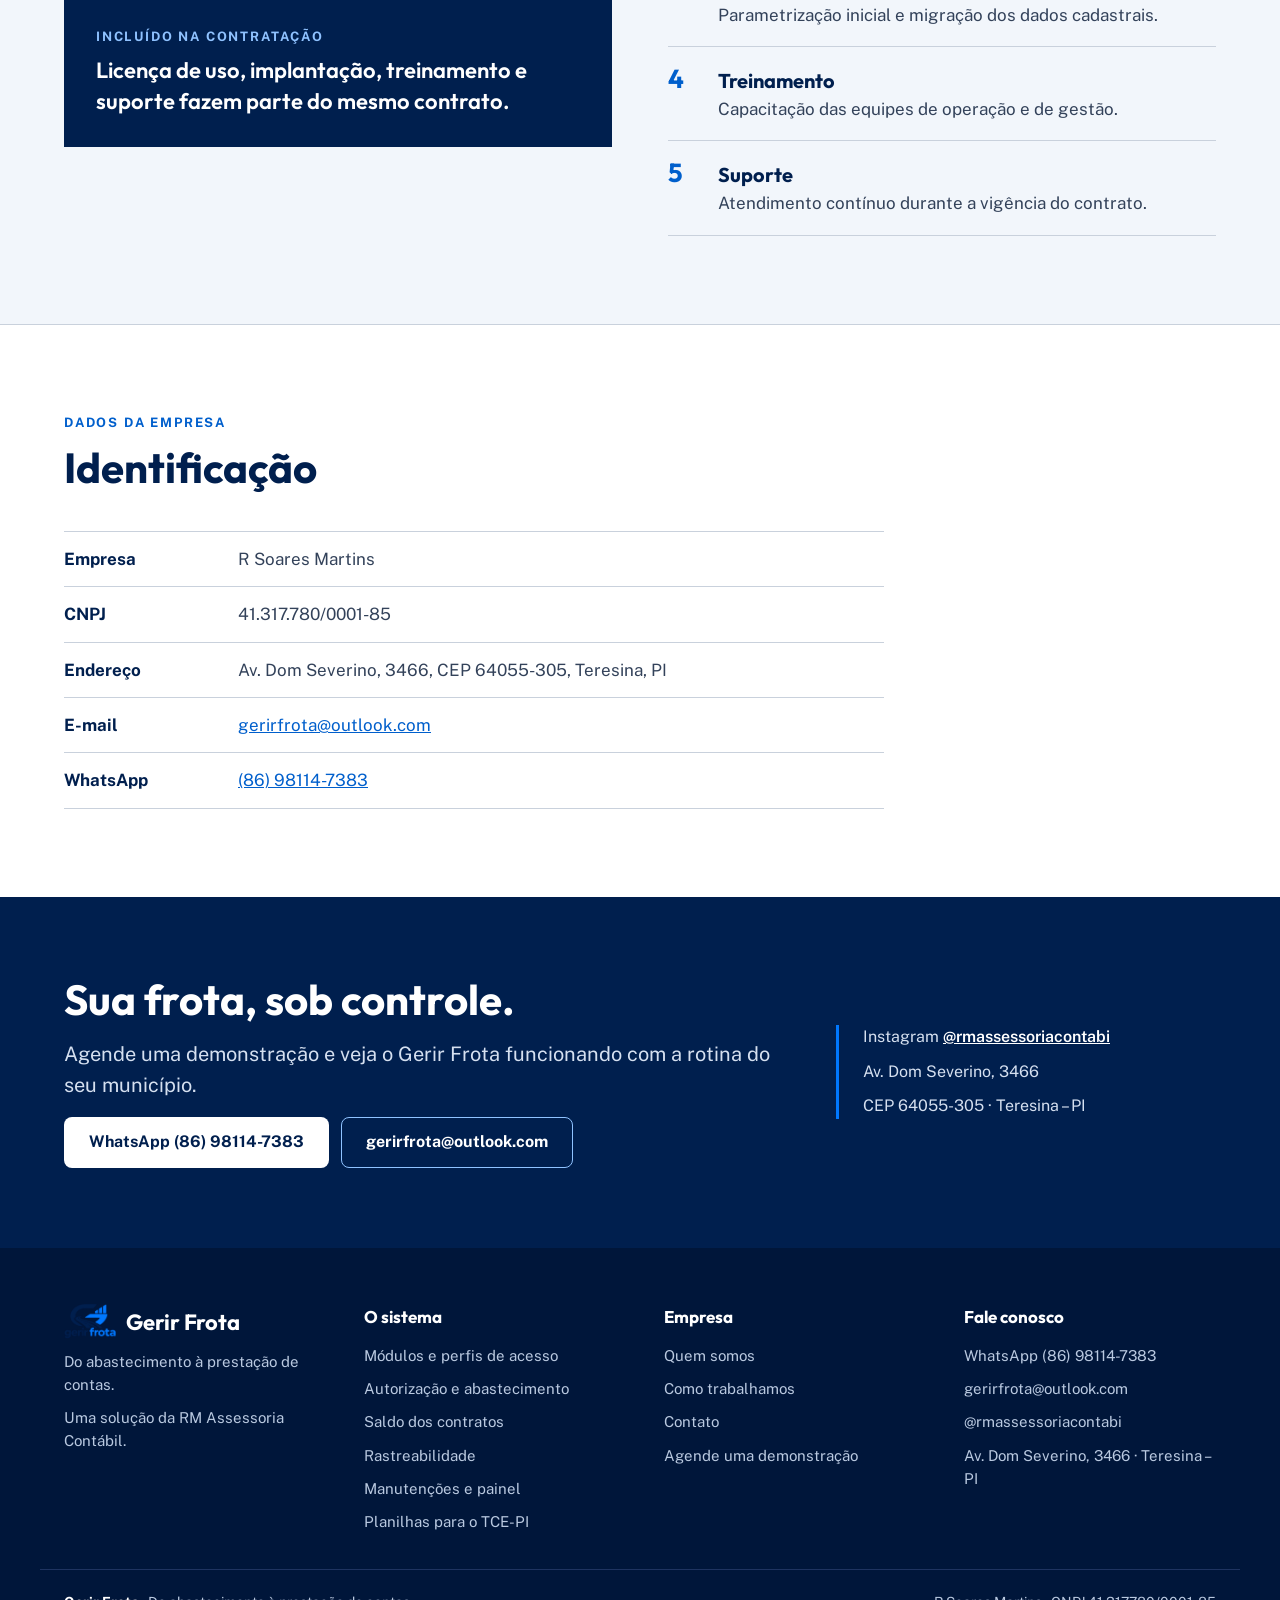
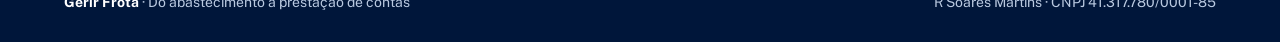
<file: quem-somos.html>
<!doctype html>
<html lang="pt-BR">
<head>
<meta charset="utf-8">
<meta name="viewport" content="width=device-width, initial-scale=1">
<title>Quem somos – Gerir Frota</title>
<meta name="description" content="A R Soares Martins, de Teresina (PI), é a empresa responsável pelo Gerir Frota, sistema de gestão da frota da administração pública municipal.">
<meta property="og:type" content="website">
<meta property="og:title" content="Quem somos – Gerir Frota">
<meta property="og:description" content="A R Soares Martins, de Teresina (PI), é a empresa responsável pelo Gerir Frota, sistema de gestão da frota da administração pública municipal.">
<meta property="og:image" content="assets/marca-gerir-frota.jpg">
<meta name="theme-color" content="#001F4E">
<link rel="icon" type="image/png" href="assets/favicon.png">
<link rel="apple-touch-icon" href="assets/apple-touch-icon.png">
<link rel="preconnect" href="https://fonts.googleapis.com">
<link rel="preconnect" href="https://fonts.gstatic.com" crossorigin>
<link rel="stylesheet" href="https://fonts.googleapis.com/css2?family=Outfit:wght@400;600;700;800&amp;family=Public+Sans:wght@400;500;600;700&amp;display=swap">
<link rel="stylesheet" href="css/site.css">
</head>
<body>
<a class="skip" href="#conteudo">Pular para o conteúdo</a>
<header class="site-header">
<div class="wrap bar">
<a class="brand" href="index.html"><img src="assets/logo.png" alt=""><span>Gerir Frota</span></a>
<button class="menu-toggle" type="button" aria-controls="site-nav" aria-expanded="false" aria-label="Abrir menu">
<svg aria-hidden="true" width="24" height="24" viewBox="0 0 24 24" fill="none" stroke="currentColor" stroke-width="2" stroke-linecap="round"><path d="M4 7h16M4 12h16M4 17h16"/></svg>
</button>
<nav class="site-nav" id="site-nav" aria-label="Principal">
<a href="index.html">Início</a>
<a href="o-sistema.html">O sistema</a>
<a href="servicos.html">Serviços</a>
<a href="prestacao-de-contas.html">Prestação de contas</a>
<a href="quem-somos.html" aria-current="page">Quem somos</a>
<a href="contato.html">Contato</a>
<a class="btn-nav" href="https://wa.me/5586981147383?text=Ol%C3%A1!%20Quero%20agendar%20uma%20demonstra%C3%A7%C3%A3o%20do%20Gerir%20Frota.">Agendar demonstração</a>
</nav>
</div>
</header>
<main id="conteudo">
<section class="page-hero on-dark">
<div class="wrap stack" style="gap:22px">
<span class="crumbs"><a href="index.html">Início</a> / Quem somos</span>
<div class="rule"></div>
<h1 class="h1">Quem somos</h1>
<p class="lead">A R Soares Martins é a empresa responsável pelo Gerir Frota, sistema de gestão, controle operacional e rastreabilidade da frota de veículos da administração pública municipal.</p>
</div>
</section>

<section class="section">
<div class="wrap split top">
<div class="stack">
<span class="eyebrow">A empresa</span>
<h2 class="h2">De Teresina para os municípios do Piauí</h2>
<p style="color:var(--text-2)">Com endereço em Teresina, Piauí, atendemos órgãos e entidades municipais que precisam controlar a despesa da frota e prestar contas ao Tribunal de Contas do Estado do Piauí (TCE-PI).</p>
<p style="color:var(--text-2)">O Gerir Frota é uma solução da RM Assessoria Contábil.</p>
</div>
<div class="stack">
<div class="card"><h3 class="h3">Área de atuação</h3><p style="color:var(--text-2)">Gestão de frota pública municipal: autorização de abastecimento, controle de contratos, manutenções, relatórios e prestação de contas.</p></div>
<div class="card"><h3 class="h3">Quem atendemos</h3><ul class="list-plain" style="color:var(--text-2)"><li>Prefeituras</li><li>Câmaras Municipais</li><li>Secretarias</li><li>Fundos</li><li>Autarquias</li></ul></div>
</div>
</div>
</section>

<section class="section-dark">
<div class="wrap" style="padding-top:72px;padding-bottom:72px;display:grid;grid-template-columns:repeat(auto-fit,minmax(260px,1fr));gap:12px 40px;font-family:var(--display);font-size:26px;font-weight:600;line-height:1.3">
<span>Controle para quem opera.</span>
<span>Informação para quem administra.</span>
<span style="color:var(--sky)">Transparência para quem fiscaliza.</span>
</div>
</section>

<section class="section section-soft" id="como-trabalhamos">
<div class="wrap split top">
<div class="stack">
<span class="eyebrow">Como trabalhamos</span>
<h2 class="h2">Da demonstração ao suporte</h2>
<p class="lead">O atendimento começa com uma demonstração do sistema e continua durante toda a vigência do contrato.</p>
<div class="callout" style="margin-top:12px">
<span class="eyebrow">Incluído na contratação</span>
<p>Licença de uso, implantação, treinamento e suporte fazem parte do mesmo contrato.</p>
</div>
</div>
<ol class="steps">
<li><span class="n">1</span><div><strong>Demonstração</strong><span class="d">Apresentação do sistema ao órgão interessado.</span></div></li>
<li><span class="n">2</span><div><strong>Licença de uso</strong><span class="d">Acesso ao sistema em regime SaaS, pelo navegador.</span></div></li>
<li><span class="n">3</span><div><strong>Implantação</strong><span class="d">Parametrização inicial e migração dos dados cadastrais.</span></div></li>
<li><span class="n">4</span><div><strong>Treinamento</strong><span class="d">Capacitação das equipes de operação e de gestão.</span></div></li>
<li><span class="n">5</span><div><strong>Suporte</strong><span class="d">Atendimento contínuo durante a vigência do contrato.</span></div></li>
</ol>
</div>
</section>

<section class="section">
<div class="wrap">
<div class="section-head">
<span class="eyebrow">Dados da empresa</span>
<h2 class="h2">Identificação</h2>
</div>
<dl class="table-rows" style="margin:0;max-width:820px">
<div><dt>Empresa</dt><dd style="margin:0;color:var(--text-2)">R Soares Martins</dd></div>
<div><dt>CNPJ</dt><dd style="margin:0;color:var(--text-2)">41.317.780/0001-85</dd></div>
<div><dt>Endereço</dt><dd style="margin:0;color:var(--text-2)">Av. Dom Severino, 3466, CEP 64055-305, Teresina, PI</dd></div>
<div><dt>E-mail</dt><dd style="margin:0"><a href="mailto:gerirfrota@outlook.com">gerirfrota@outlook.com</a></dd></div>
<div><dt>WhatsApp</dt><dd style="margin:0"><a href="https://wa.me/5586981147383?text=Ol%C3%A1!%20Quero%20agendar%20uma%20demonstra%C3%A7%C3%A3o%20do%20Gerir%20Frota.">(86) 98114-7383</a></dd></div>
</dl>
</div>
</section>

<section class="cta-band" aria-labelledby="cta-titulo">
<div class="wrap inner">
<div class="stack" style="flex:1 1 440px;min-width:0">
<h2 class="h2" id="cta-titulo" style="color:#fff">Sua frota, sob controle.</h2>
<p class="lead" style="color:#D5E0F0">Agende uma demonstração e veja o Gerir Frota funcionando com a rotina do seu município.</p>
<div class="btns">
<a class="btn btn-light" href="https://wa.me/5586981147383?text=Ol%C3%A1!%20Quero%20agendar%20uma%20demonstra%C3%A7%C3%A3o%20do%20Gerir%20Frota.">WhatsApp (86) 98114-7383</a>
<a class="btn btn-ghost-dark" href="mailto:gerirfrota@outlook.com">gerirfrota@outlook.com</a>
</div>
</div>
<div class="contact">
<span>Instagram <a href="https://www.instagram.com/rmassessoriacontabi/">@rmassessoriacontabi</a></span>
<span>Av. Dom Severino, 3466</span>
<span>CEP 64055-305 · Teresina – PI</span>
</div>
</div>
</section>
</main>
<footer class="site-footer">
<div class="wrap cols">
<div>
<a class="brand" href="index.html" style="color:#fff"><img src="assets/logo.png" alt=""><span>Gerir Frota</span></a>
<p>Do abastecimento à prestação de contas.</p>
<p>Uma solução da RM Assessoria Contábil.</p>
</div>
<div>
<h2>O sistema</h2>
<a href="o-sistema.html">Módulos e perfis de acesso</a>
<a href="servicos.html#autorizacao">Autorização e abastecimento</a>
<a href="servicos.html#contratos">Saldo dos contratos</a>
<a href="servicos.html#rastreabilidade">Rastreabilidade</a>
<a href="servicos.html#manutencoes">Manutenções e painel</a>
<a href="prestacao-de-contas.html">Planilhas para o TCE-PI</a>
</div>
<div>
<h2>Empresa</h2>
<a href="quem-somos.html">Quem somos</a>
<a href="quem-somos.html#como-trabalhamos">Como trabalhamos</a>
<a href="contato.html">Contato</a>
<a href="demonstracao/">Agende uma demonstração</a>
</div>
<div>
<h2>Fale conosco</h2>
<a href="https://wa.me/5586981147383?text=Ol%C3%A1!%20Quero%20agendar%20uma%20demonstra%C3%A7%C3%A3o%20do%20Gerir%20Frota.">WhatsApp (86) 98114-7383</a>
<a href="mailto:gerirfrota@outlook.com">gerirfrota@outlook.com</a>
<a href="https://www.instagram.com/rmassessoriacontabi/">@rmassessoriacontabi</a>
<span>Av. Dom Severino, 3466 · Teresina – PI</span>
</div>
</div>
<div class="wrap legal">
<span><strong style="color:#fff">Gerir Frota</strong> · Do abastecimento à prestação de contas</span>
<span>R Soares Martins · CNPJ 41.317.780/0001-85</span>
</div>
</footer>
<a class="wa-float" href="https://wa.me/5586981147383?text=Ol%C3%A1!%20Quero%20agendar%20uma%20demonstra%C3%A7%C3%A3o%20do%20Gerir%20Frota." aria-label="Falar no WhatsApp">
<svg aria-hidden="true" width="28" height="28" viewBox="0 0 24 24" fill="none" stroke="currentColor" stroke-width="2" stroke-linecap="round" stroke-linejoin="round"><path d="M20.5 11.6a8.5 8.5 0 0 1-12.6 7.4L3.5 20.5l1.6-4.2A8.5 8.5 0 1 1 20.5 11.6z"/><path d="M9 9.5c.3 1.8 1.7 3.6 3.6 4.5"/></svg>
</a>
<script src="js/site.js"></script>
</body>
</html>
</file>
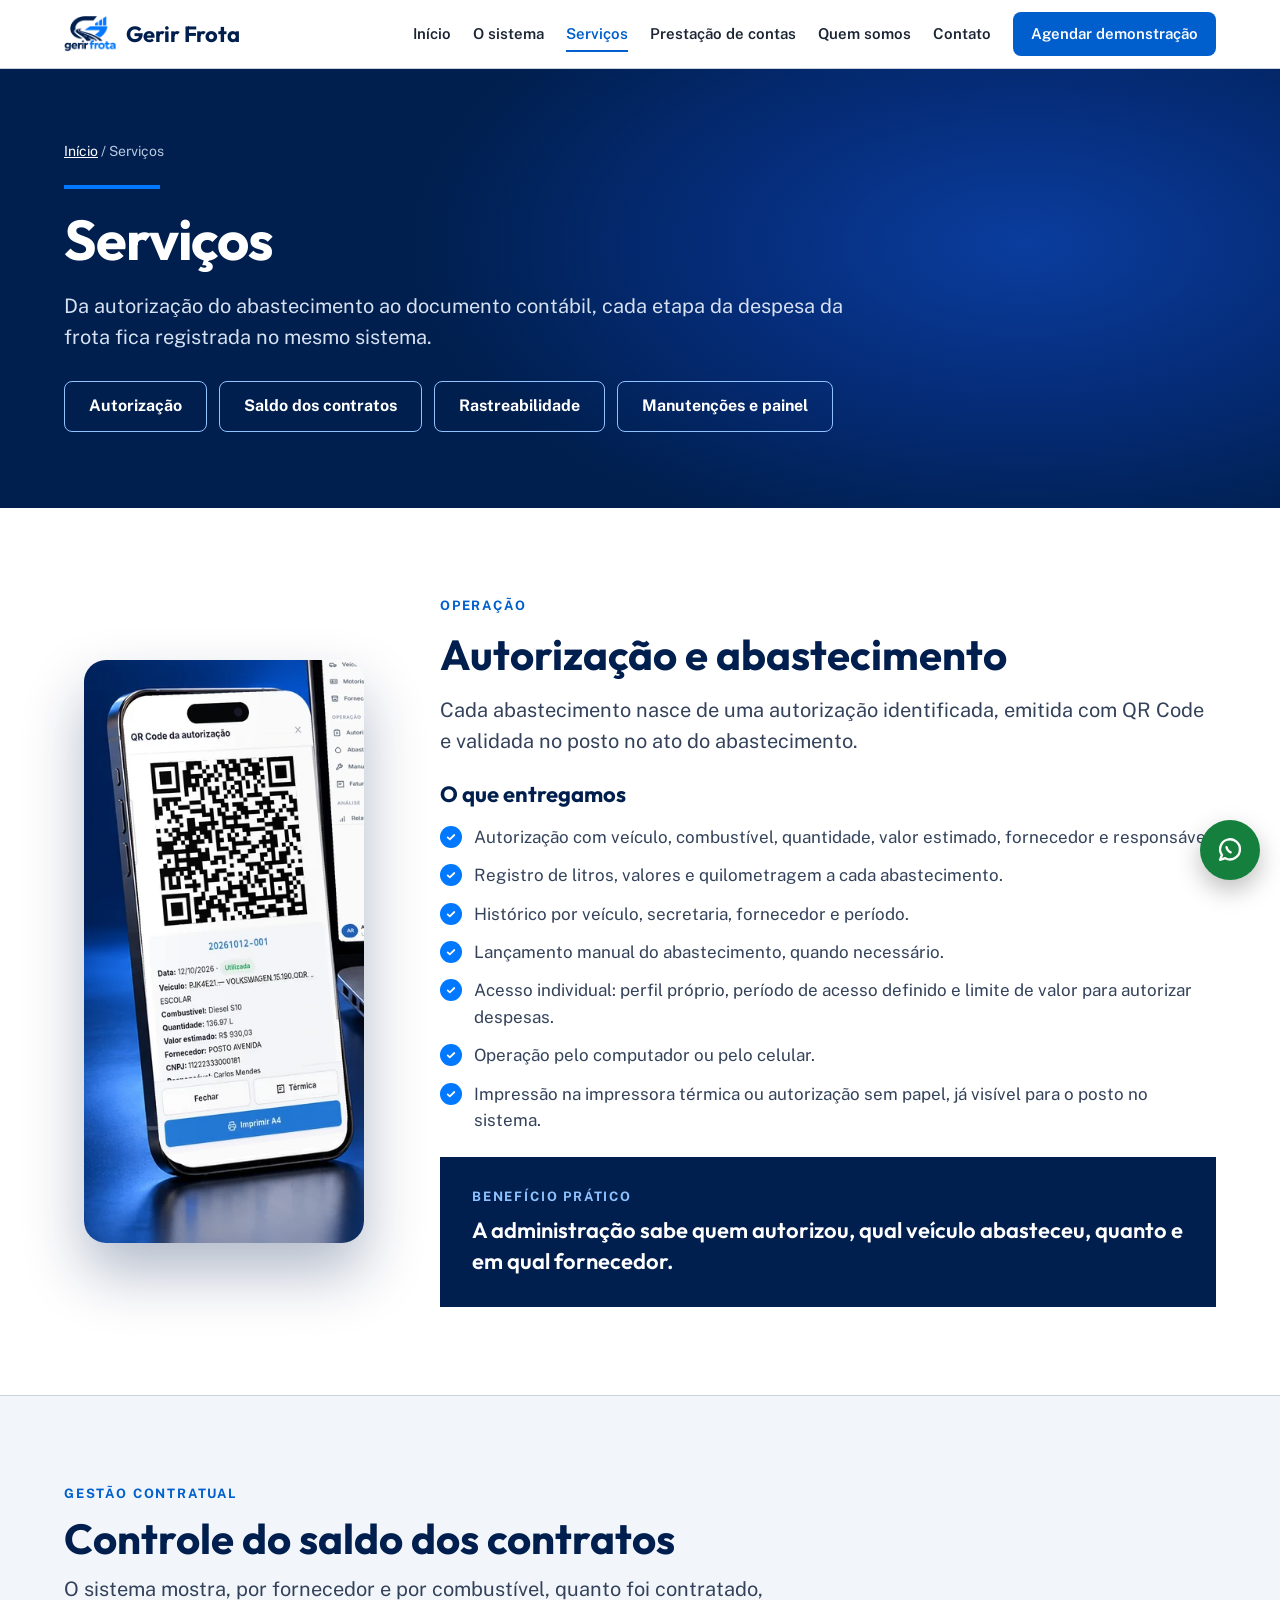
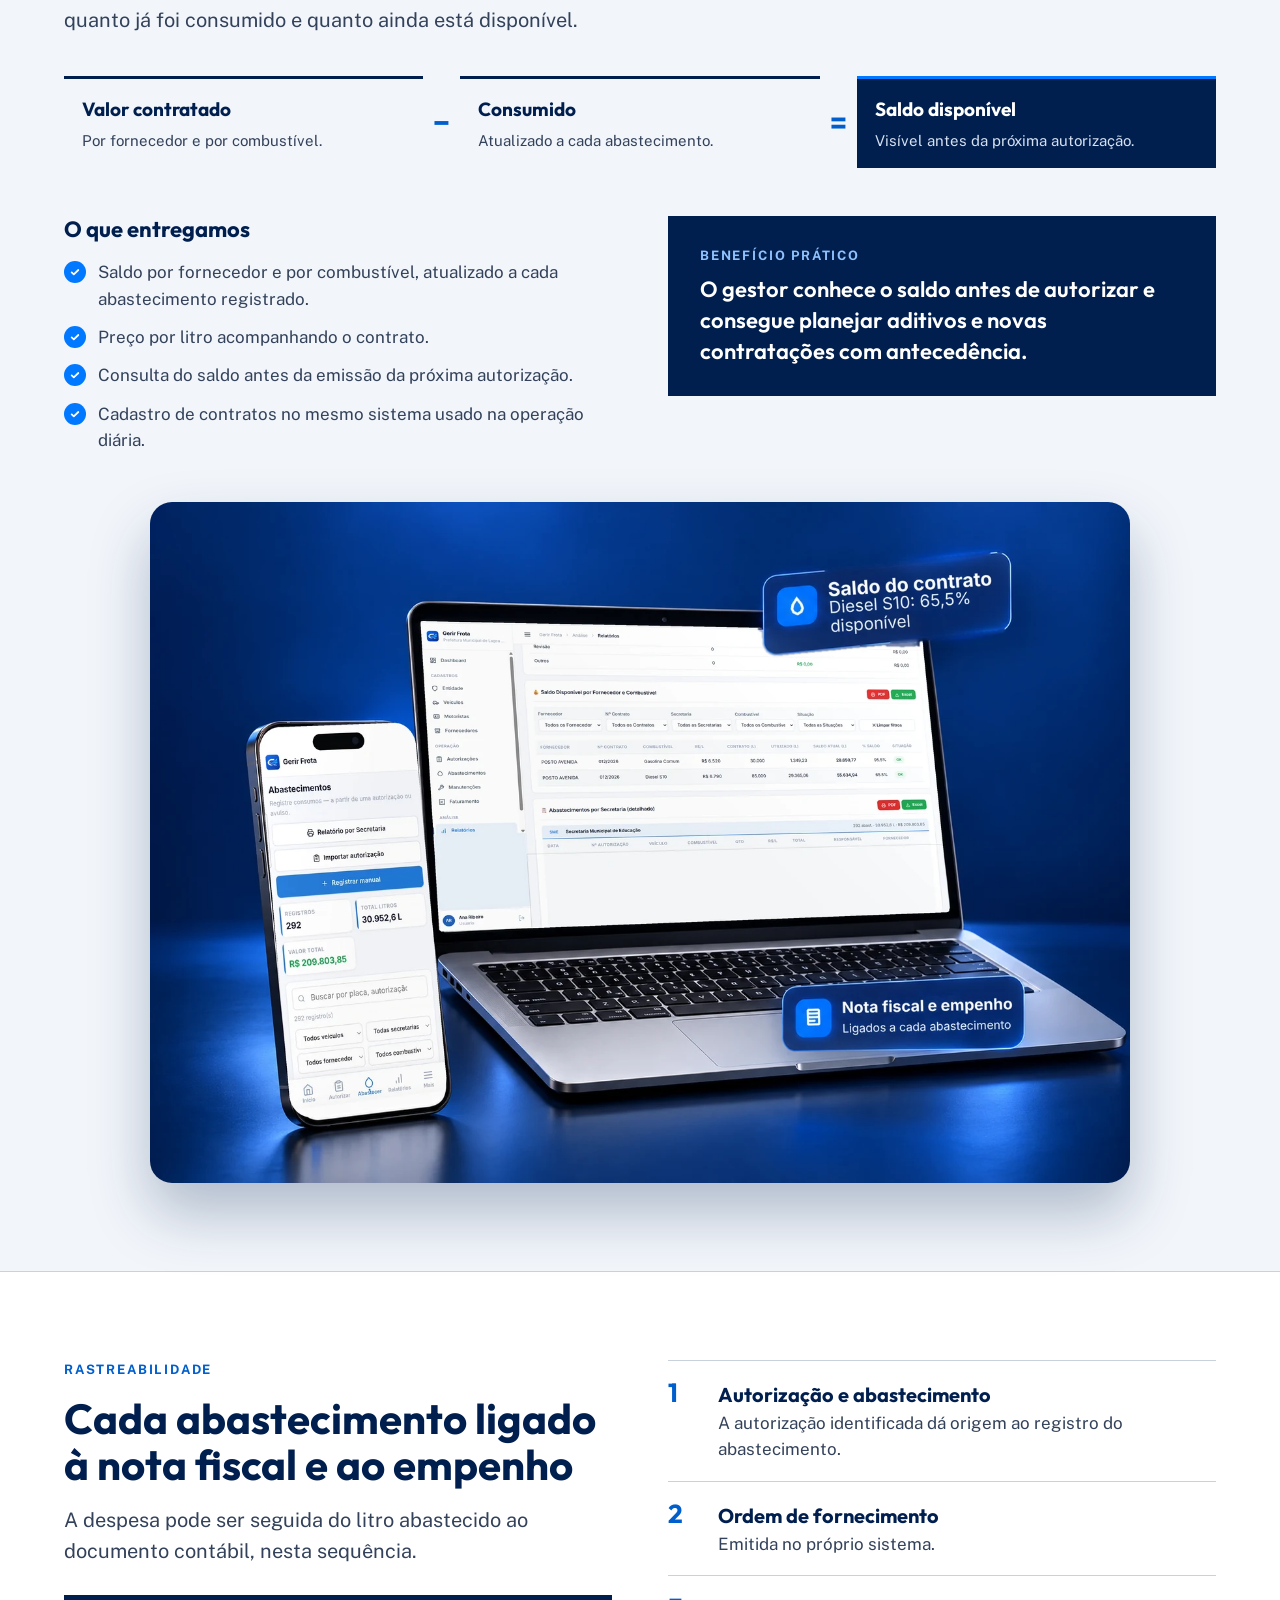
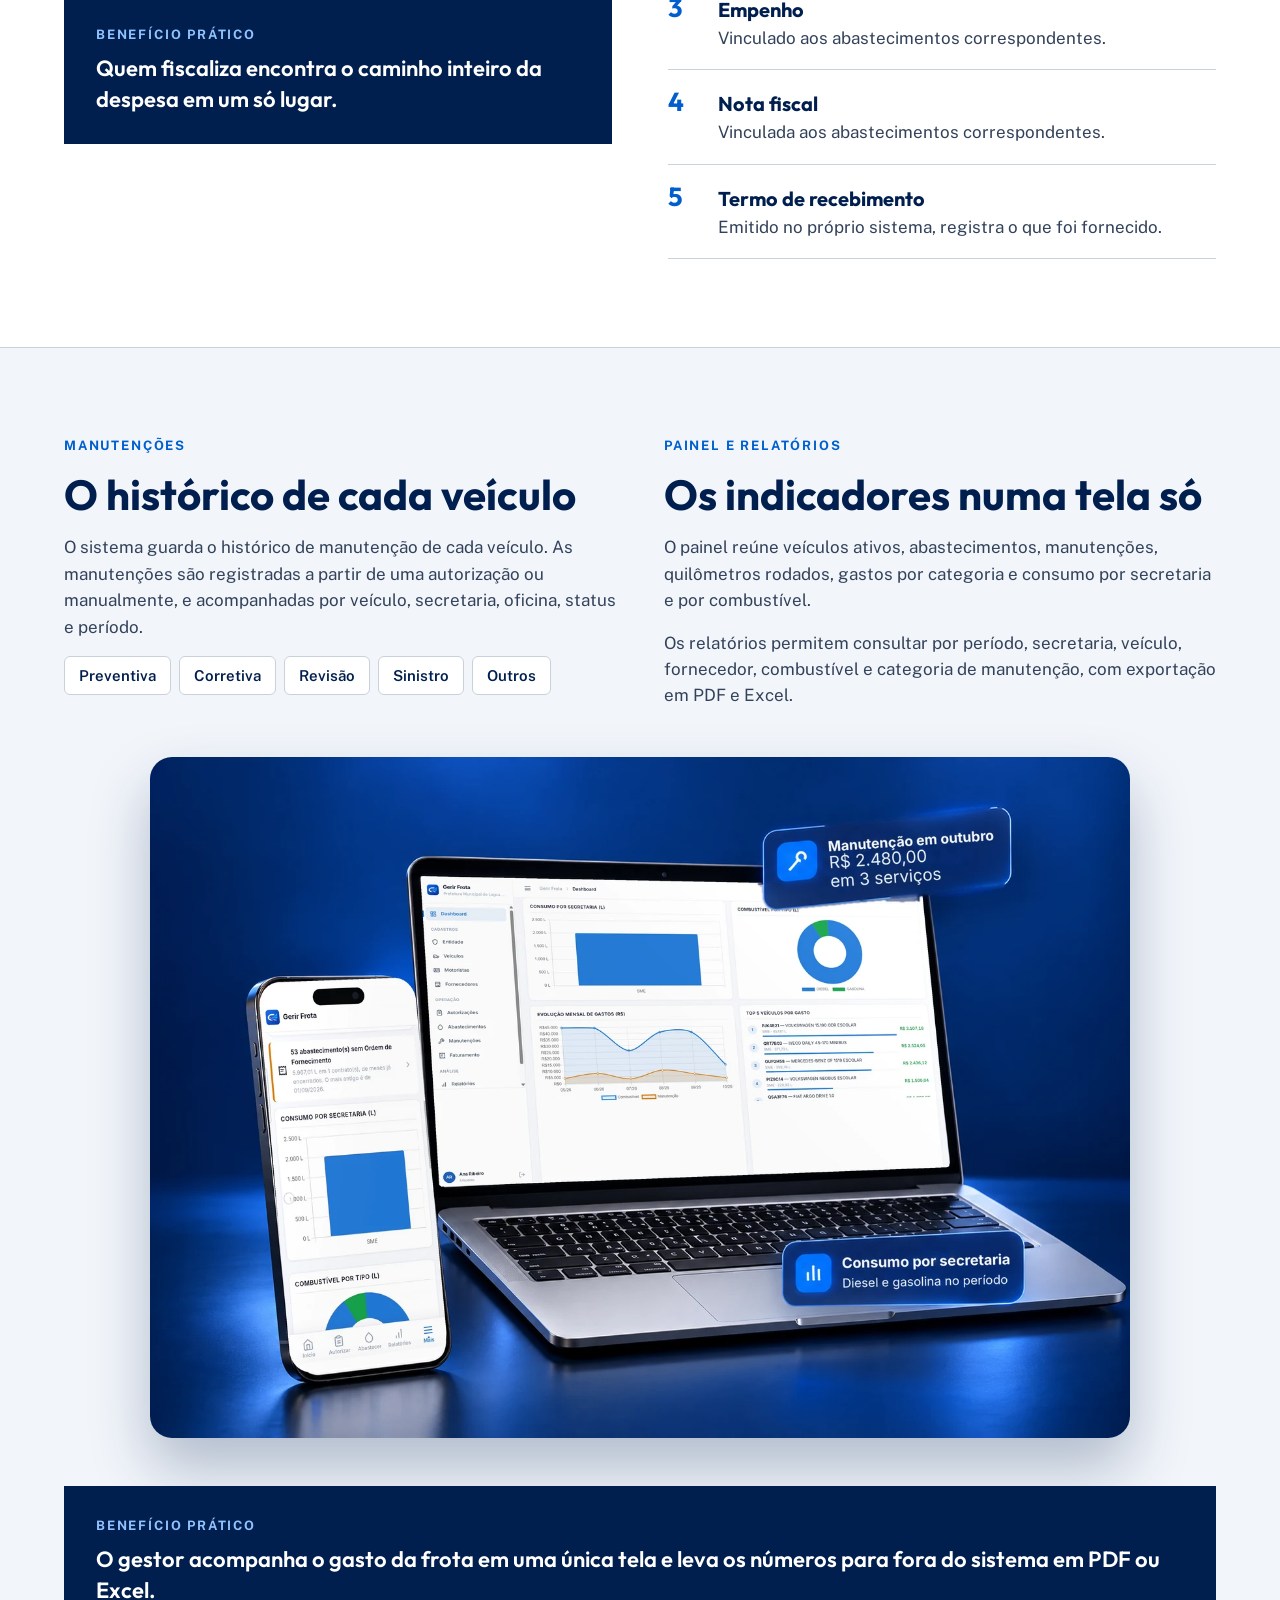
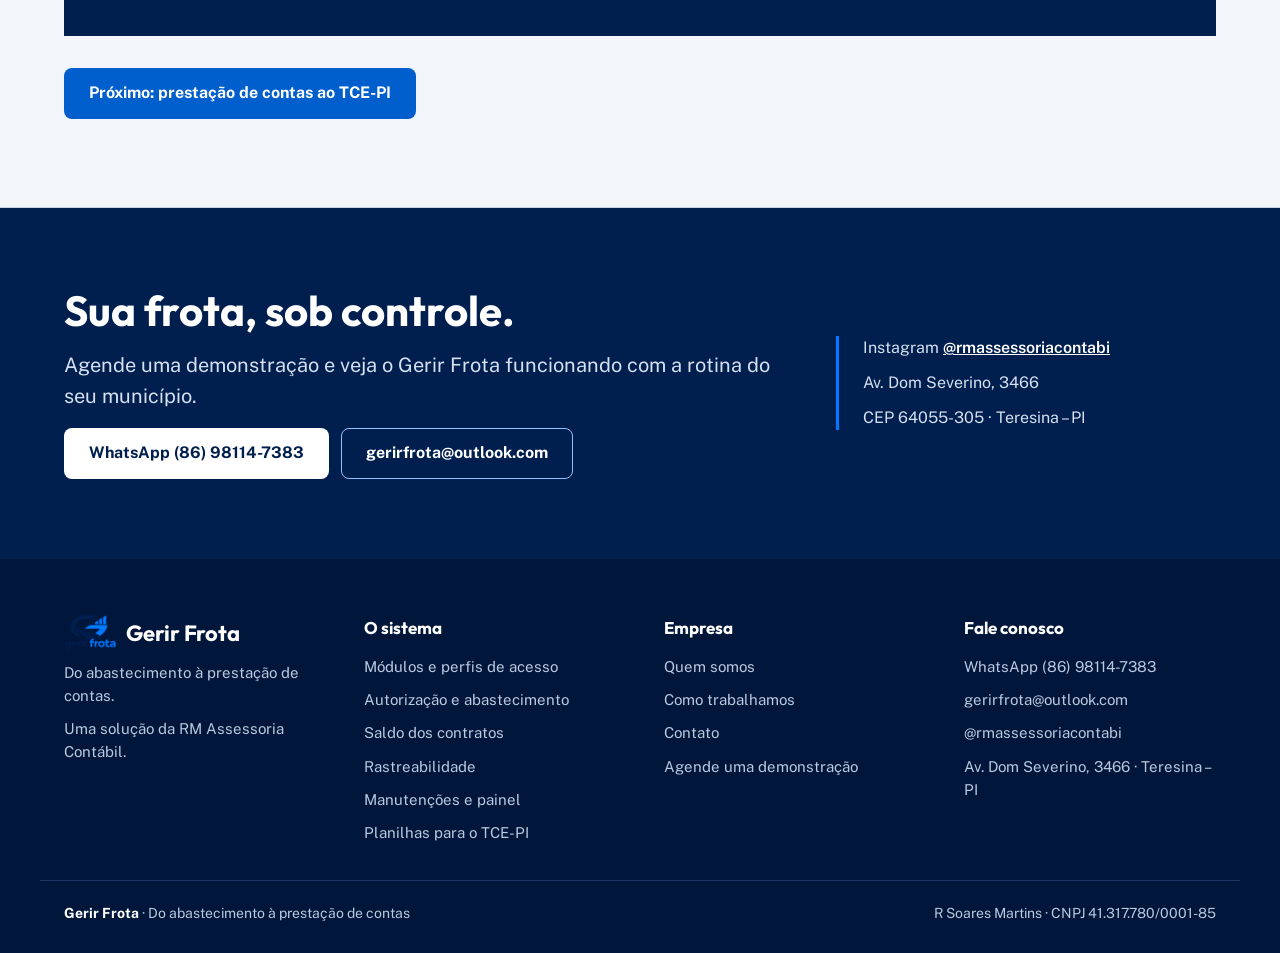
<file: servicos.html>
<!doctype html>
<html lang="pt-BR">
<head>
<meta charset="utf-8">
<meta name="viewport" content="width=device-width, initial-scale=1">
<title>Serviços – Gerir Frota</title>
<meta name="description" content="Autorização de abastecimento com QR Code, controle do saldo dos contratos, rastreabilidade até a nota fiscal e o empenho, manutenções, painel e relatórios.">
<meta property="og:type" content="website">
<meta property="og:title" content="Serviços – Gerir Frota">
<meta property="og:description" content="Autorização de abastecimento com QR Code, controle do saldo dos contratos, rastreabilidade até a nota fiscal e o empenho, manutenções, painel e relatórios.">
<meta property="og:image" content="assets/marca-gerir-frota.jpg">
<meta name="theme-color" content="#001F4E">
<link rel="icon" type="image/png" href="assets/favicon.png">
<link rel="apple-touch-icon" href="assets/apple-touch-icon.png">
<link rel="preconnect" href="https://fonts.googleapis.com">
<link rel="preconnect" href="https://fonts.gstatic.com" crossorigin>
<link rel="stylesheet" href="https://fonts.googleapis.com/css2?family=Outfit:wght@400;600;700;800&amp;family=Public+Sans:wght@400;500;600;700&amp;display=swap">
<link rel="stylesheet" href="css/site.css">
</head>
<body>
<a class="skip" href="#conteudo">Pular para o conteúdo</a>
<header class="site-header">
<div class="wrap bar">
<a class="brand" href="index.html"><img src="assets/logo.png" alt=""><span>Gerir Frota</span></a>
<button class="menu-toggle" type="button" aria-controls="site-nav" aria-expanded="false" aria-label="Abrir menu">
<svg aria-hidden="true" width="24" height="24" viewBox="0 0 24 24" fill="none" stroke="currentColor" stroke-width="2" stroke-linecap="round"><path d="M4 7h16M4 12h16M4 17h16"/></svg>
</button>
<nav class="site-nav" id="site-nav" aria-label="Principal">
<a href="index.html">Início</a>
<a href="o-sistema.html">O sistema</a>
<a href="servicos.html" aria-current="page">Serviços</a>
<a href="prestacao-de-contas.html">Prestação de contas</a>
<a href="quem-somos.html">Quem somos</a>
<a href="contato.html">Contato</a>
<a class="btn-nav" href="https://wa.me/5586981147383?text=Ol%C3%A1!%20Quero%20agendar%20uma%20demonstra%C3%A7%C3%A3o%20do%20Gerir%20Frota.">Agendar demonstração</a>
</nav>
</div>
</header>
<main id="conteudo">
<section class="page-hero on-dark">
<div class="wrap stack" style="gap:22px">
<span class="crumbs"><a href="index.html">Início</a> / Serviços</span>
<div class="rule"></div>
<h1 class="h1">Serviços</h1>
<p class="lead">Da autorização do abastecimento ao documento contábil, cada etapa da despesa da frota fica registrada no mesmo sistema.</p>
<nav aria-label="Nesta página" class="btns" style="margin-top:6px">
<a class="btn btn-ghost-dark" href="#autorizacao">Autorização</a>
<a class="btn btn-ghost-dark" href="#contratos">Saldo dos contratos</a>
<a class="btn btn-ghost-dark" href="#rastreabilidade">Rastreabilidade</a>
<a class="btn btn-ghost-dark" href="#manutencoes">Manutenções e painel</a>
</nav>
</div>
</section>

<section class="section" id="autorizacao">
<div class="wrap split">
<div style="display:flex;justify-content:center;flex:0 1 320px">
<img loading="lazy" class="shot-phone" src="assets/autorizacao-qrcode.webp" alt="Celular com a tela de QR Code da autorização no Gerir Frota, com número, data, veículo, combustível, quantidade, valor estimado e fornecedor">
</div>
<div class="stack">
<span class="eyebrow">Operação</span>
<h2 class="h2">Autorização e abastecimento</h2>
<p class="lead">Cada abastecimento nasce de uma autorização identificada, emitida com QR Code e validada no posto no ato do abastecimento.</p>
<h3 class="h3" style="margin-top:8px">O que entregamos</h3>
<ul class="checks">
<li>Autorização com veículo, combustível, quantidade, valor estimado, fornecedor e responsável.</li>
<li>Registro de litros, valores e quilometragem a cada abastecimento.</li>
<li>Histórico por veículo, secretaria, fornecedor e período.</li>
<li>Lançamento manual do abastecimento, quando necessário.</li>
<li>Acesso individual: perfil próprio, período de acesso definido e limite de valor para autorizar despesas.</li>
<li>Operação pelo computador ou pelo celular.</li>
<li>Impressão na impressora térmica ou autorização sem papel, já visível para o posto no sistema.</li>
</ul>
<div class="callout" style="margin-top:8px">
<span class="eyebrow">Benefício prático</span>
<p>A administração sabe quem autorizou, qual veículo abasteceu, quanto e em qual fornecedor.</p>
</div>
</div>
</div>
</section>

<section class="section section-soft" id="contratos">
<div class="wrap">
<div class="section-head">
<span class="eyebrow">Gestão contratual</span>
<h2 class="h2">Controle do saldo dos contratos</h2>
<p class="lead">O sistema mostra, por fornecedor e por combustível, quanto foi contratado, quanto já foi consumido e quanto ainda está disponível.</p>
</div>
<div class="equation">
<div class="term"><strong>Valor contratado</strong><span>Por fornecedor e por combustível.</span></div>
<span class="op" aria-hidden="true">−</span>
<div class="term"><strong>Consumido</strong><span>Atualizado a cada abastecimento.</span></div>
<span class="op" aria-hidden="true">=</span>
<div class="term total"><strong>Saldo disponível</strong><span>Visível antes da próxima autorização.</span></div>
</div>
<div class="split top" style="margin-top:48px">
<div class="stack">
<h3 class="h3">O que entregamos</h3>
<ul class="checks">
<li>Saldo por fornecedor e por combustível, atualizado a cada abastecimento registrado.</li>
<li>Preço por litro acompanhando o contrato.</li>
<li>Consulta do saldo antes da emissão da próxima autorização.</li>
<li>Cadastro de contratos no mesmo sistema usado na operação diária.</li>
</ul>
</div>
<div class="callout">
<span class="eyebrow">Benefício prático</span>
<p>O gestor conhece o saldo antes de autorizar e consegue planejar aditivos e novas contratações com antecedência.</p>
</div>
</div>
<div style="max-width:980px;margin:48px auto 0">
<img loading="lazy" class="shot" src="assets/saldo-contrato.webp" alt="Notebook com o relatório de saldo disponível por fornecedor e combustível e celular com os abastecimentos registrados no Gerir Frota">
</div>
</div>
</section>

<section class="section" id="rastreabilidade">
<div class="wrap split top">
<div class="stack">
<span class="eyebrow">Rastreabilidade</span>
<h2 class="h2">Cada abastecimento ligado à nota fiscal e ao empenho</h2>
<p class="lead">A despesa pode ser seguida do litro abastecido ao documento contábil, nesta sequência.</p>
<div class="callout" style="margin-top:12px">
<span class="eyebrow">Benefício prático</span>
<p>Quem fiscaliza encontra o caminho inteiro da despesa em um só lugar.</p>
</div>
</div>
<ol class="steps">
<li><span class="n">1</span><div><strong>Autorização e abastecimento</strong><span class="d">A autorização identificada dá origem ao registro do abastecimento.</span></div></li>
<li><span class="n">2</span><div><strong>Ordem de fornecimento</strong><span class="d">Emitida no próprio sistema.</span></div></li>
<li><span class="n">3</span><div><strong>Empenho</strong><span class="d">Vinculado aos abastecimentos correspondentes.</span></div></li>
<li><span class="n">4</span><div><strong>Nota fiscal</strong><span class="d">Vinculada aos abastecimentos correspondentes.</span></div></li>
<li><span class="n">5</span><div><strong>Termo de recebimento</strong><span class="d">Emitido no próprio sistema, registra o que foi fornecido.</span></div></li>
</ol>
</div>
</section>

<section class="section section-soft" id="manutencoes">
<div class="wrap">
<div class="grid-2" style="gap:48px">
<div class="stack">
<span class="eyebrow">Manutenções</span>
<h2 class="h2">O histórico de cada veículo</h2>
<p style="color:var(--text-2)">O sistema guarda o histórico de manutenção de cada veículo. As manutenções são registradas a partir de uma autorização ou manualmente, e acompanhadas por veículo, secretaria, oficina, status e período.</p>
<div class="tags"><span>Preventiva</span><span>Corretiva</span><span>Revisão</span><span>Sinistro</span><span>Outros</span></div>
</div>
<div class="stack" id="painel">
<span class="eyebrow">Painel e relatórios</span>
<h2 class="h2">Os indicadores numa tela só</h2>
<p style="color:var(--text-2)">O painel reúne veículos ativos, abastecimentos, manutenções, quilômetros rodados, gastos por categoria e consumo por secretaria e por combustível.</p>
<p style="color:var(--text-2)">Os relatórios permitem consultar por período, secretaria, veículo, fornecedor, combustível e categoria de manutenção, com exportação em PDF e Excel.</p>
</div>
</div>
<div style="max-width:980px;margin:48px auto 0">
<img loading="lazy" class="shot" src="assets/painel-graficos.webp" alt="Notebook com os gráficos do painel do Gerir Frota, incluindo a evolução mensal de combustível e manutenção, e celular com o consumo por secretaria">
</div>
<div class="callout" style="margin-top:48px">
<span class="eyebrow">Benefício prático</span>
<p>O gestor acompanha o gasto da frota em uma única tela e leva os números para fora do sistema em PDF ou Excel.</p>
</div>
<div class="btns" style="margin-top:32px">
<a class="btn btn-primary" href="prestacao-de-contas.html">Próximo: prestação de contas ao TCE-PI</a>
</div>
</div>
</section>

<section class="cta-band" aria-labelledby="cta-titulo">
<div class="wrap inner">
<div class="stack" style="flex:1 1 440px;min-width:0">
<h2 class="h2" id="cta-titulo" style="color:#fff">Sua frota, sob controle.</h2>
<p class="lead" style="color:#D5E0F0">Agende uma demonstração e veja o Gerir Frota funcionando com a rotina do seu município.</p>
<div class="btns">
<a class="btn btn-light" href="https://wa.me/5586981147383?text=Ol%C3%A1!%20Quero%20agendar%20uma%20demonstra%C3%A7%C3%A3o%20do%20Gerir%20Frota.">WhatsApp (86) 98114-7383</a>
<a class="btn btn-ghost-dark" href="mailto:gerirfrota@outlook.com">gerirfrota@outlook.com</a>
</div>
</div>
<div class="contact">
<span>Instagram <a href="https://www.instagram.com/rmassessoriacontabi/">@rmassessoriacontabi</a></span>
<span>Av. Dom Severino, 3466</span>
<span>CEP 64055-305 · Teresina – PI</span>
</div>
</div>
</section>
</main>
<footer class="site-footer">
<div class="wrap cols">
<div>
<a class="brand" href="index.html" style="color:#fff"><img src="assets/logo.png" alt=""><span>Gerir Frota</span></a>
<p>Do abastecimento à prestação de contas.</p>
<p>Uma solução da RM Assessoria Contábil.</p>
</div>
<div>
<h2>O sistema</h2>
<a href="o-sistema.html">Módulos e perfis de acesso</a>
<a href="servicos.html#autorizacao">Autorização e abastecimento</a>
<a href="servicos.html#contratos">Saldo dos contratos</a>
<a href="servicos.html#rastreabilidade">Rastreabilidade</a>
<a href="servicos.html#manutencoes">Manutenções e painel</a>
<a href="prestacao-de-contas.html">Planilhas para o TCE-PI</a>
</div>
<div>
<h2>Empresa</h2>
<a href="quem-somos.html">Quem somos</a>
<a href="quem-somos.html#como-trabalhamos">Como trabalhamos</a>
<a href="contato.html">Contato</a>
<a href="demonstracao/">Agende uma demonstração</a>
</div>
<div>
<h2>Fale conosco</h2>
<a href="https://wa.me/5586981147383?text=Ol%C3%A1!%20Quero%20agendar%20uma%20demonstra%C3%A7%C3%A3o%20do%20Gerir%20Frota.">WhatsApp (86) 98114-7383</a>
<a href="mailto:gerirfrota@outlook.com">gerirfrota@outlook.com</a>
<a href="https://www.instagram.com/rmassessoriacontabi/">@rmassessoriacontabi</a>
<span>Av. Dom Severino, 3466 · Teresina – PI</span>
</div>
</div>
<div class="wrap legal">
<span><strong style="color:#fff">Gerir Frota</strong> · Do abastecimento à prestação de contas</span>
<span>R Soares Martins · CNPJ 41.317.780/0001-85</span>
</div>
</footer>
<a class="wa-float" href="https://wa.me/5586981147383?text=Ol%C3%A1!%20Quero%20agendar%20uma%20demonstra%C3%A7%C3%A3o%20do%20Gerir%20Frota." aria-label="Falar no WhatsApp">
<svg aria-hidden="true" width="28" height="28" viewBox="0 0 24 24" fill="none" stroke="currentColor" stroke-width="2" stroke-linecap="round" stroke-linejoin="round"><path d="M20.5 11.6a8.5 8.5 0 0 1-12.6 7.4L3.5 20.5l1.6-4.2A8.5 8.5 0 1 1 20.5 11.6z"/><path d="M9 9.5c.3 1.8 1.7 3.6 3.6 4.5"/></svg>
</a>
<script src="js/site.js"></script>
</body>
</html>
</file>
<file: css/site.css>
/* Gerir Frota — estilo compartilhado do site */
:root{
  --navy:#001F4E; --navy-2:#00163A; --blue:#005FCC; --bright:#0078FF; --sky:#8FC2FF;
  --bg-soft:#F2F6FB; --line:#C9D1DC; --text:#1B2433; --text-2:#33425A; --muted:#5B6676;
  --on-dark:#D5E0F0; --on-dark-2:#B9C9E0;
  --display:'Outfit','Trebuchet MS',sans-serif; --body:'Public Sans','Trebuchet MS',system-ui,sans-serif;
}
*{box-sizing:border-box}
html{scroll-behavior:smooth}
body{margin:0;background:#fff;color:var(--text);font-family:var(--body);font-size:17px;line-height:1.55;-webkit-font-smoothing:antialiased}
img{max-width:100%}
a{color:var(--blue)} a:hover{color:var(--navy)}
:focus-visible{outline:3px solid var(--bright);outline-offset:2px}
.skip{position:absolute;left:-999px;top:8px;background:#fff;padding:10px 16px;z-index:100}
.skip:focus{left:8px}

.wrap{max-width:1200px;margin:0 auto;padding:0 24px}

/* Cabeçalho */
.site-header{position:sticky;top:0;z-index:50;background:#fff;border-bottom:1px solid var(--line)}
.site-header .bar{display:flex;align-items:center;justify-content:space-between;gap:16px;min-height:68px}
.brand{display:flex;align-items:center;gap:10px;text-decoration:none;color:var(--navy)}
.brand img{width:52px;height:36px;object-fit:contain}
.brand span{font-family:var(--display);font-weight:700;font-size:22px;letter-spacing:-0.01em}
.menu-toggle{display:none;width:44px;height:44px;border:1px solid var(--line);border-radius:8px;background:#fff;color:var(--navy);align-items:center;justify-content:center;cursor:pointer}
.site-nav{display:flex;align-items:center;gap:22px;font-size:15px;font-weight:600}
.site-nav a{color:var(--text);text-decoration:none;padding:6px 0}
.site-nav a:hover{color:var(--blue)}
.site-nav a[aria-current="page"]{color:var(--blue);box-shadow:inset 0 -2px 0 var(--blue)}
.site-nav .btn-nav{background:var(--blue);color:#fff;padding:10px 18px;border-radius:8px;min-height:44px;display:inline-flex;align-items:center;box-shadow:none}
.site-nav .btn-nav:hover{background:var(--navy);color:#fff}
@media (max-width:980px){
  .menu-toggle{display:inline-flex}
  .site-nav{display:none;position:absolute;left:0;right:0;top:100%;background:#fff;border-bottom:1px solid var(--line);flex-direction:column;align-items:stretch;gap:0;padding:8px 24px 20px;box-shadow:0 16px 30px rgba(0,31,78,.12)}
  .site-nav.open{display:flex}
  .site-nav a{padding:14px 0;border-bottom:1px solid #E6EBF2;font-size:17px}
  .site-nav a[aria-current="page"]{box-shadow:none}
  .site-nav .btn-nav{margin-top:14px;justify-content:center;border-bottom:0}
}

/* Tipografia */
.eyebrow{font-size:13px;font-weight:700;letter-spacing:.14em;text-transform:uppercase;color:var(--blue)}
.on-dark .eyebrow{color:var(--sky)}
.h1,.h2,.h3{font-family:var(--display);font-weight:700;color:var(--navy);margin:0;text-wrap:balance}
.h1{font-size:clamp(36px,8vw,56px);line-height:1.05;letter-spacing:-0.02em}
.h2{font-size:clamp(28px,6.5vw,42px);line-height:1.1}
.h3{font-size:22px;line-height:1.25}
.on-dark .h1,.on-dark .h2,.on-dark .h3{color:#fff}
.lead{font-size:20px;color:var(--text-2);margin:0;max-width:40em}
.on-dark .lead,.on-dark p{color:var(--on-dark)}
p{margin:0}
.muted{color:var(--muted)}
.stack{display:flex;flex-direction:column;gap:16px}
.stack-sm{display:flex;flex-direction:column;gap:8px}

/* Seções */
.section{padding:88px 0}
.section-soft{background:var(--bg-soft);border-top:1px solid var(--line);border-bottom:1px solid var(--line)}
.section-dark{background:var(--navy);color:#fff}
.page-hero{background:radial-gradient(ellipse 60% 90% at 80% 40%,#0A3D9E 0%,#052C78 40%,#001F4E 80%);color:#fff;padding:72px 0 76px}
.page-hero .rule{width:96px;height:4px;background:var(--bright)}
.crumbs{font-size:14px;color:var(--on-dark-2)}
.crumbs a{color:#fff}
.split{display:flex;flex-wrap:wrap;gap:56px;align-items:center}
.split > *{flex:1 1 420px;min-width:0}
.split.top{align-items:flex-start}
.grid-2{display:grid;grid-template-columns:repeat(auto-fit,minmax(300px,1fr));gap:20px}
.grid-3{display:grid;grid-template-columns:repeat(auto-fit,minmax(280px,1fr));gap:20px}
.section-head{display:flex;flex-direction:column;gap:12px;max-width:760px;margin-bottom:40px}

/* Componentes */
.card{background:var(--bg-soft);border-top:4px solid var(--bright);padding:24px;display:flex;flex-direction:column;gap:8px}
.section-soft .card{background:#fff}
.card-box{background:#fff;border:1px solid var(--line);border-radius:8px;padding:22px;display:flex;flex-direction:column;gap:6px}
.card-box .h3{font-size:20px}
.list-plain{list-style:none;margin:0;padding:0;display:flex;flex-direction:column;gap:6px}
.checks{list-style:none;margin:0;padding:0;display:flex;flex-direction:column;gap:12px}
.checks li{display:flex;gap:12px;align-items:flex-start;color:var(--text-2)}
.checks li::before{content:"";flex:none;width:22px;height:22px;margin-top:2px;border-radius:50%;background:var(--bright) url("data:image/svg+xml,%3Csvg xmlns='http://www.w3.org/2000/svg' viewBox='0 0 24 24'%3E%3Cpath d='M7 12.5l3.2 3L17 9' stroke='white' stroke-width='2.6' fill='none' stroke-linecap='round' stroke-linejoin='round'/%3E%3C/svg%3E") center/16px no-repeat}
.on-dark .checks li{color:var(--on-dark)}
.steps{list-style:none;margin:0;padding:0;display:flex;flex-direction:column}
.steps li{display:flex;gap:18px;padding:18px 0;border-top:1px solid var(--line)}
.steps li:last-child{border-bottom:1px solid var(--line)}
.steps .n{width:32px;flex:none;font-family:var(--display);font-size:26px;font-weight:700;color:var(--blue);line-height:1.1}
.steps strong{display:block;font-family:var(--display);font-size:20px;color:var(--navy)}
.steps span.d{color:var(--text-2)}
.equation{display:flex;flex-wrap:wrap;align-items:center;gap:10px}
.equation .term{flex:1 1 150px;background:var(--bg-soft);border-top:3px solid var(--navy);padding:16px 18px;display:flex;flex-direction:column;gap:4px}
.equation .term strong{font-family:var(--display);font-size:19px;color:var(--navy)}
.equation .term span{font-size:15px;color:var(--text-2)}
.equation .term.total{background:var(--navy);border-top-color:var(--bright)}
.equation .term.total strong{color:#fff}.equation .term.total span{color:var(--on-dark)}
.equation .op{font-family:var(--display);font-size:30px;font-weight:700;color:var(--blue)}
.tags{display:flex;flex-wrap:wrap;gap:8px}
.tags span{padding:7px 14px;background:#fff;border:1px solid var(--line);border-radius:6px;font-weight:600;color:var(--navy);font-size:15px}
.shot{display:block;width:100%;height:auto;border-radius:22px;box-shadow:0 30px 60px rgba(0,31,78,.28)}
.shot-phone{display:block;width:280px;max-width:100%;height:auto;border-radius:22px;box-shadow:0 30px 60px rgba(0,31,78,.3);margin:0 auto}
.callout{background:var(--navy);color:#fff;padding:30px 32px;display:flex;flex-direction:column;gap:8px}
.callout .eyebrow{color:var(--sky)}
.callout p{font-family:var(--display);font-size:22px;font-weight:600;line-height:1.4;color:#fff}
.table-rows{display:flex;flex-direction:column}
.table-rows > div{padding:14px 0;border-bottom:1px solid var(--line);display:flex;flex-wrap:wrap;gap:4px 24px}
.table-rows > div:first-child{border-top:1px solid var(--line)}
.table-rows dt,.table-rows .k{font-weight:700;color:var(--navy);min-width:150px}
.on-dark .table-rows > div{border-color:#2C4A7A}

/* Botões */
.btns{display:flex;flex-wrap:wrap;gap:12px}
.btn{display:inline-flex;align-items:center;justify-content:center;gap:8px;min-height:48px;padding:12px 24px;border-radius:8px;font-weight:700;text-decoration:none;font-size:16px;border:1.5px solid transparent}
.btn-primary{background:var(--blue);color:#fff}.btn-primary:hover{background:var(--navy);color:#fff}
.btn-light{background:#fff;color:var(--navy)}.btn-light:hover{background:#DCE8FB;color:var(--navy)}
.btn-ghost{color:var(--navy);border-color:var(--navy)}.btn-ghost:hover{background:var(--bg-soft);color:var(--navy)}
.btn-ghost-dark{color:#fff;border-color:var(--sky)}.btn-ghost-dark:hover{background:rgba(255,255,255,.08);color:#fff}
.more{font-weight:700;text-decoration:none;display:inline-flex;align-items:center;gap:6px;min-height:44px}
.more::after{content:"→"}

/* Faixa de contato e rodapé */
.cta-band{background:var(--navy);color:#fff}
.cta-band .inner{padding:80px 24px;display:flex;flex-wrap:wrap;gap:40px;align-items:center;justify-content:space-between}
.cta-band .contact{flex:0 1 380px;display:flex;flex-direction:column;gap:10px;font-size:16px;color:var(--on-dark);border-left:3px solid var(--bright);padding-left:24px}
.cta-band .contact a{color:#fff;font-weight:600}
.site-footer{background:var(--navy-2);color:var(--on-dark-2);font-size:15px}
.site-footer .cols{display:flex;flex-wrap:wrap;gap:32px 48px;padding:56px 24px 36px}
.site-footer .cols > div{flex:1 1 200px;display:flex;flex-direction:column;gap:10px}
.site-footer h2{font-family:var(--display);font-size:17px;color:#fff;margin:0 0 4px}
.site-footer a{color:var(--on-dark-2);text-decoration:none}
.site-footer a:hover{color:#fff;text-decoration:underline}
.site-footer .legal{border-top:1px solid #1E3360;padding:22px 24px 28px;display:flex;flex-wrap:wrap;gap:8px 24px;justify-content:space-between;font-size:14px}

/* Botão flutuante WhatsApp */
.wa-float{position:fixed;right:20px;bottom:20px;z-index:60;width:60px;height:60px;border-radius:50%;background:#15803D;color:#fff;display:flex;align-items:center;justify-content:center;box-shadow:0 10px 24px rgba(0,0,0,.25)}
.wa-float:hover{background:#116B33;color:#fff}

@media (max-width:600px){
  .section{padding:64px 0}
  .page-hero{padding:52px 0 56px}
  .lead{font-size:18px}
  .callout{padding:24px}
  .callout p{font-size:19px}
}
</file>
